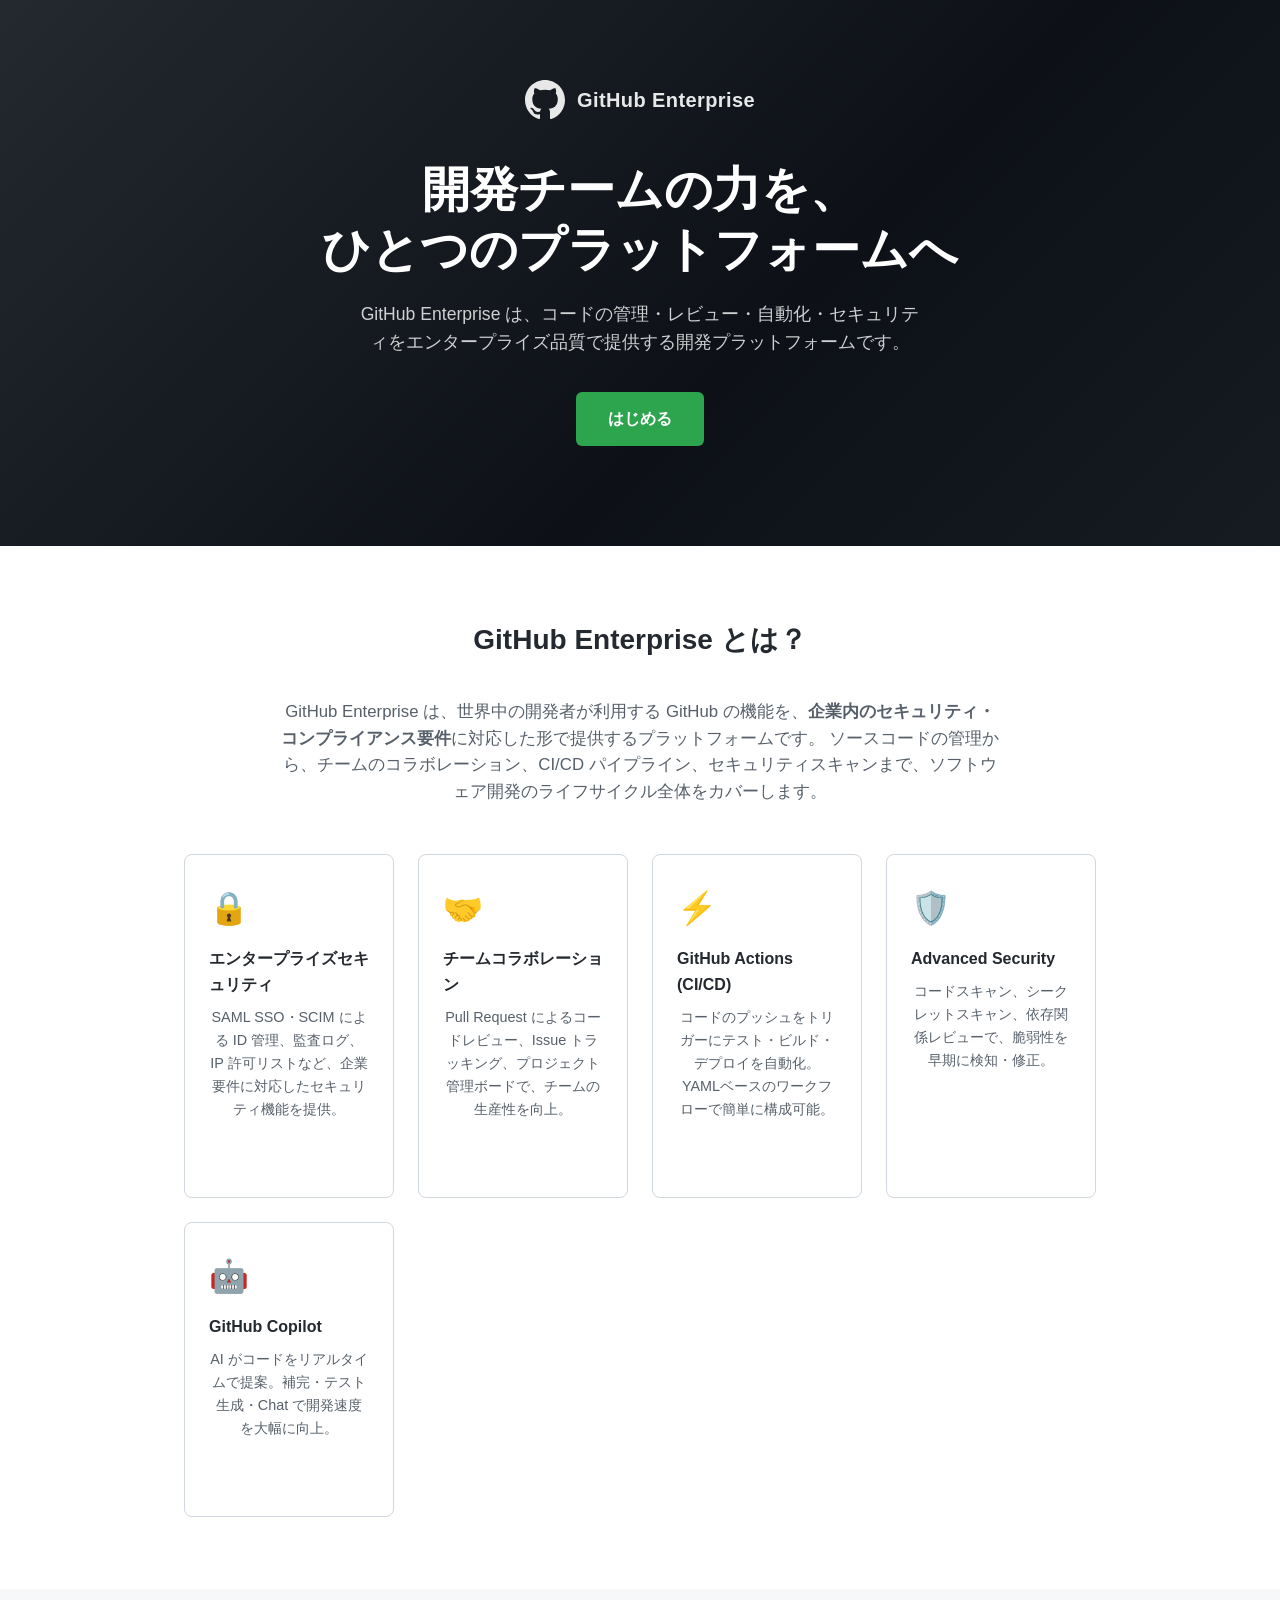
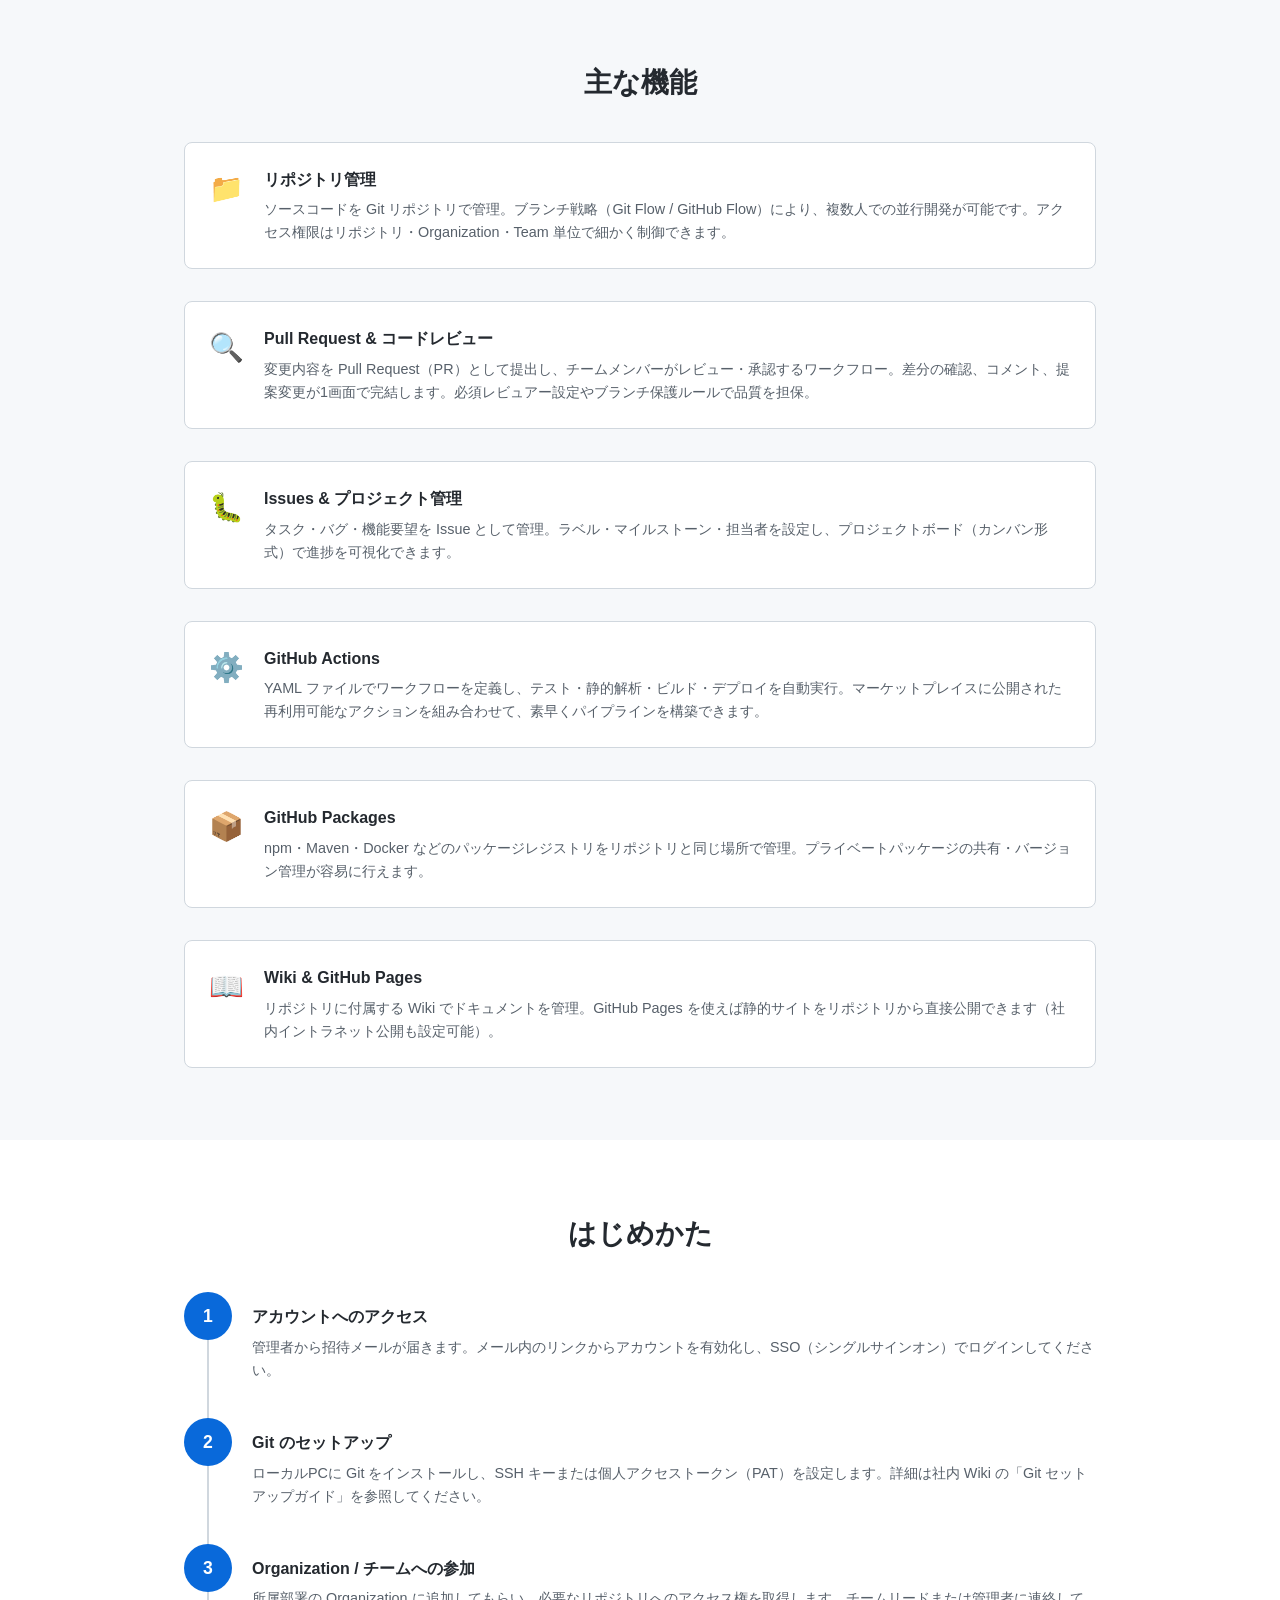
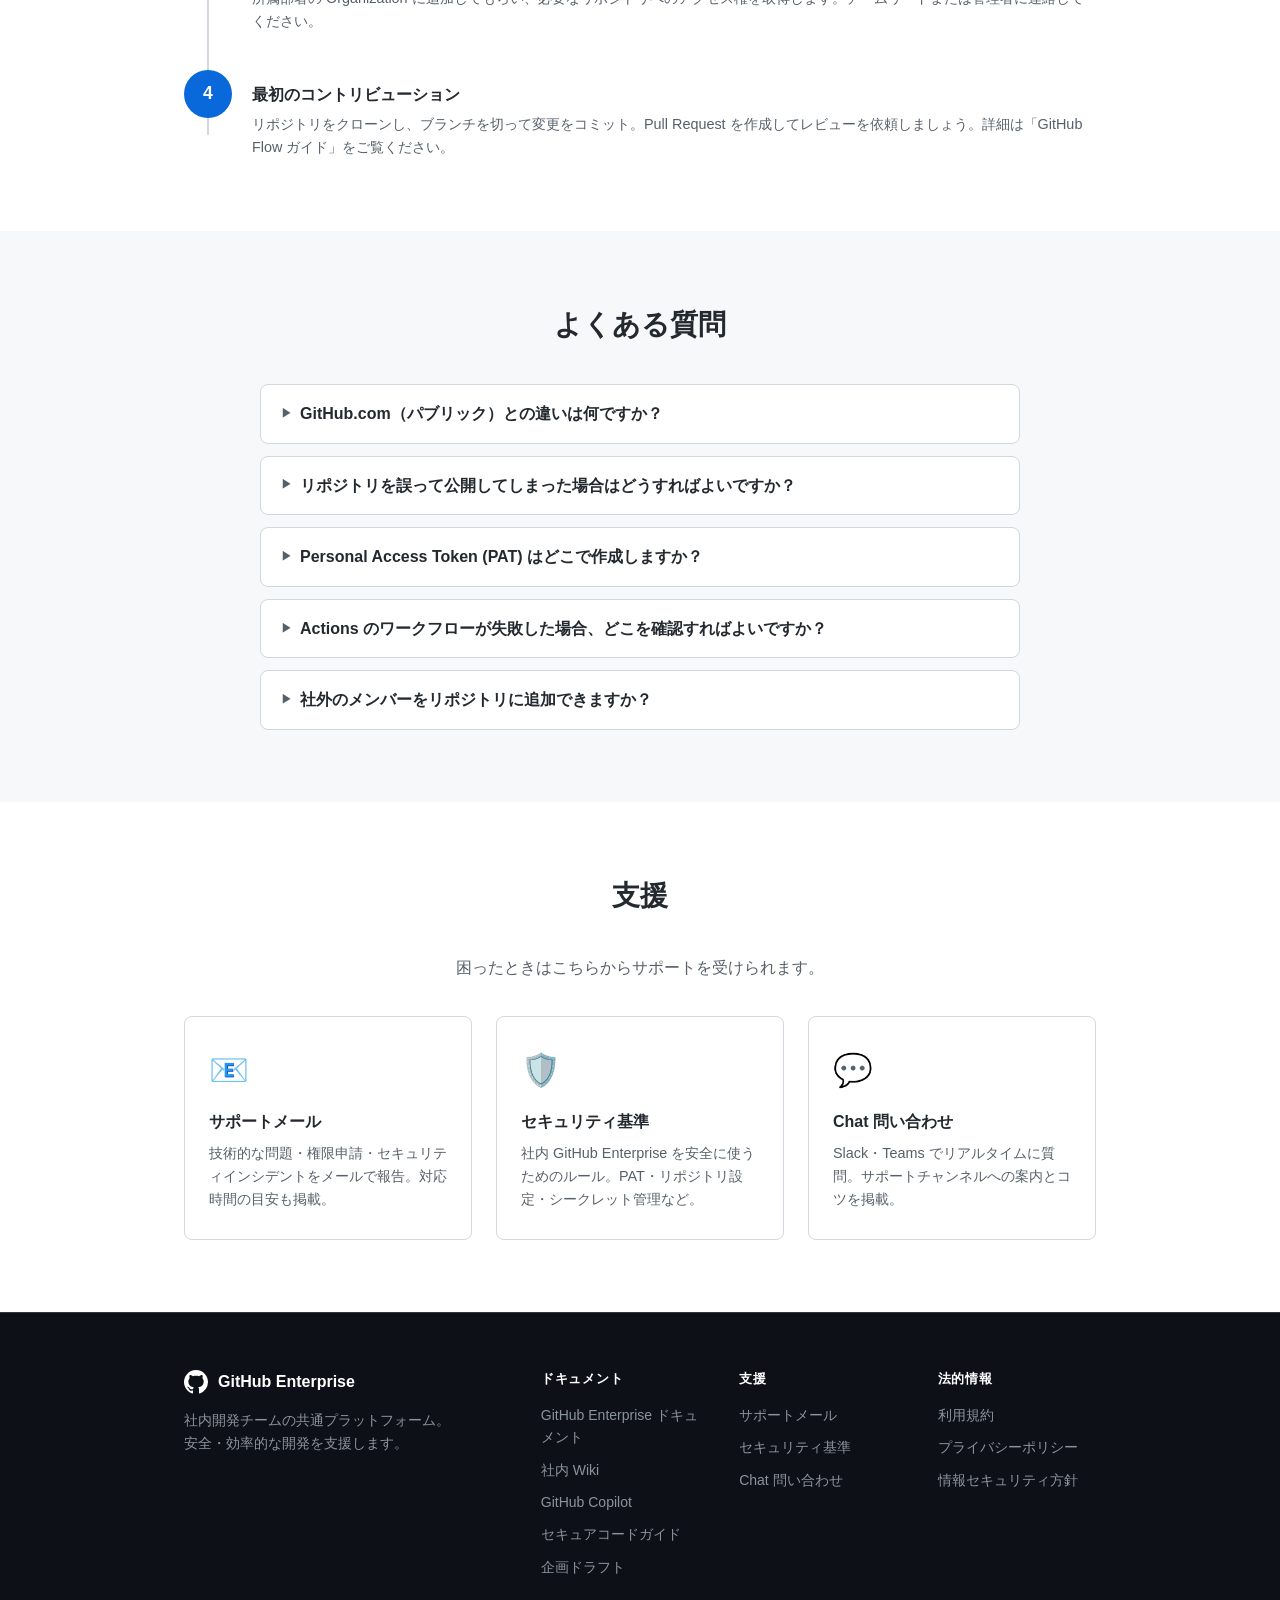
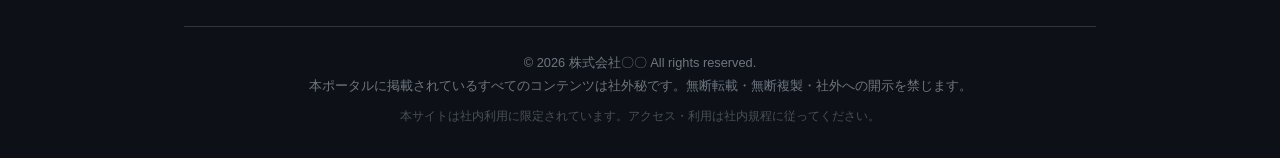
<file: index.html>
<!DOCTYPE html>
<html lang="ja">
<head>
  <meta charset="UTF-8" />
  <meta name="viewport" content="width=device-width, initial-scale=1.0" />
  <title>GitHub Enterprise ポータル</title>
  <link rel="stylesheet" href="style.css" />
</head>
<body>

  <!-- ヘッダー -->
  <header class="hero">
    <div class="hero-inner">
      <div class="logo">
        <svg height="40" viewBox="0 0 16 16" aria-hidden="true" fill="white">
          <path d="M8 0C3.58 0 0 3.58 0 8c0 3.54 2.29 6.53 5.47 7.59.4.07.55-.17.55-.38
            0-.19-.01-.82-.01-1.49-2.01.37-2.53-.49-2.69-.94-.09-.23-.48-.94-.82-1.13
            -.28-.15-.68-.52-.01-.53.63-.01 1.08.58 1.23.82.72 1.21 1.87.87 2.33.66
            .07-.52.28-.87.51-1.07-1.78-.2-3.64-.89-3.64-3.95 0-.87.31-1.59.82-2.15
            -.08-.2-.36-1.02.08-2.12 0 0 .67-.21 2.2.82.64-.18 1.32-.27 2-.27
            .68 0 1.36.09 2 .27 1.53-1.04 2.2-.82 2.2-.82.44 1.1.16 1.92.08 2.12
            .51.56.82 1.27.82 2.15 0 3.07-1.87 3.75-3.65 3.95.29.25.54.73.54 1.48
            0 1.07-.01 1.93-.01 2.2 0 .21.15.46.55.38A8.013 8.013 0 0016 8c0-4.42-3.58-8-8-8z"/>
        </svg>
        <span>GitHub Enterprise</span>
      </div>
      <h1>開発チームの力を、<br/>ひとつのプラットフォームへ</h1>
      <p class="hero-sub">GitHub Enterprise は、コードの管理・レビュー・自動化・セキュリティをエンタープライズ品質で提供する開発プラットフォームです。</p>
      <a href="#getting-started" class="btn-primary">はじめる</a>
    </div>
  </header>

  <!-- GitHub Enterprise とは -->
  <section class="section about">
    <div class="container">
      <h2>GitHub Enterprise とは？</h2>
      <p>
        GitHub Enterprise は、世界中の開発者が利用する GitHub の機能を、<strong>企業内のセキュリティ・コンプライアンス要件</strong>に対応した形で提供するプラットフォームです。
        ソースコードの管理から、チームのコラボレーション、CI/CD パイプライン、セキュリティスキャンまで、ソフトウェア開発のライフサイクル全体をカバーします。
      </p>
      <div class="cards">
        <div class="card">
          <div class="card-icon">🔒</div>
          <h3>エンタープライズセキュリティ</h3>
          <p>SAML SSO・SCIM による ID 管理、監査ログ、IP 許可リストなど、企業要件に対応したセキュリティ機能を提供。</p>
        </div>
        <div class="card">
          <div class="card-icon">🤝</div>
          <h3>チームコラボレーション</h3>
          <p>Pull Request によるコードレビュー、Issue トラッキング、プロジェクト管理ボードで、チームの生産性を向上。</p>
        </div>
        <div class="card">
          <div class="card-icon">⚡</div>
          <h3>GitHub Actions (CI/CD)</h3>
          <p>コードのプッシュをトリガーにテスト・ビルド・デプロイを自動化。YAMLベースのワークフローで簡単に構成可能。</p>
        </div>
        <div class="card">
          <div class="card-icon">🛡️</div>
          <h3>Advanced Security</h3>
          <p>コードスキャン、シークレットスキャン、依存関係レビューで、脆弱性を早期に検知・修正。</p>
        </div>
        <a href="github-copilot.html" class="card" style="text-decoration:none;color:inherit;">
          <div class="card-icon">🤖</div>
          <h3>GitHub Copilot</h3>
          <p>AI がコードをリアルタイムで提案。補完・テスト生成・Chat で開発速度を大幅に向上。</p>
        </a>
      </div>
    </div>
  </section>

  <!-- 主な機能 -->
  <section class="section features alt-bg">
    <div class="container">
      <h2>主な機能</h2>
      <div class="feature-list">

        <div class="feature-item">
          <div class="feature-icon">📁</div>
          <div class="feature-body">
            <h3>リポジトリ管理</h3>
            <p>ソースコードを Git リポジトリで管理。ブランチ戦略（Git Flow / GitHub Flow）により、複数人での並行開発が可能です。アクセス権限はリポジトリ・Organization・Team 単位で細かく制御できます。</p>
          </div>
        </div>

        <div class="feature-item">
          <div class="feature-icon">🔍</div>
          <div class="feature-body">
            <h3>Pull Request & コードレビュー</h3>
            <p>変更内容を Pull Request（PR）として提出し、チームメンバーがレビュー・承認するワークフロー。差分の確認、コメント、提案変更が1画面で完結します。必須レビュアー設定やブランチ保護ルールで品質を担保。</p>
          </div>
        </div>

        <div class="feature-item">
          <div class="feature-icon">🐛</div>
          <div class="feature-body">
            <h3>Issues & プロジェクト管理</h3>
            <p>タスク・バグ・機能要望を Issue として管理。ラベル・マイルストーン・担当者を設定し、プロジェクトボード（カンバン形式）で進捗を可視化できます。</p>
          </div>
        </div>

        <div class="feature-item">
          <div class="feature-icon">⚙️</div>
          <div class="feature-body">
            <h3>GitHub Actions</h3>
            <p>YAML ファイルでワークフローを定義し、テスト・静的解析・ビルド・デプロイを自動実行。マーケットプレイスに公開された再利用可能なアクションを組み合わせて、素早くパイプラインを構築できます。</p>
          </div>
        </div>

        <div class="feature-item">
          <div class="feature-icon">📦</div>
          <div class="feature-body">
            <h3>GitHub Packages</h3>
            <p>npm・Maven・Docker などのパッケージレジストリをリポジトリと同じ場所で管理。プライベートパッケージの共有・バージョン管理が容易に行えます。</p>
          </div>
        </div>

        <div class="feature-item">
          <div class="feature-icon">📖</div>
          <div class="feature-body">
            <h3>Wiki & GitHub Pages</h3>
            <p>リポジトリに付属する Wiki でドキュメントを管理。GitHub Pages を使えば静的サイトをリポジトリから直接公開できます（社内イントラネット公開も設定可能）。</p>
          </div>
        </div>

      </div>
    </div>
  </section>

  <!-- はじめかた -->
  <section class="section getting-started" id="getting-started">
    <div class="container">
      <h2>はじめかた</h2>
      <div class="steps">
        <div class="step">
          <div class="step-num">1</div>
          <div class="step-body">
            <h3>アカウントへのアクセス</h3>
            <p>管理者から招待メールが届きます。メール内のリンクからアカウントを有効化し、SSO（シングルサインオン）でログインしてください。</p>
          </div>
        </div>
        <div class="step">
          <div class="step-num">2</div>
          <div class="step-body">
            <h3>Git のセットアップ</h3>
            <p>ローカルPCに Git をインストールし、SSH キーまたは個人アクセストークン（PAT）を設定します。詳細は社内 Wiki の「Git セットアップガイド」を参照してください。</p>
          </div>
        </div>
        <div class="step">
          <div class="step-num">3</div>
          <div class="step-body">
            <h3>Organization / チームへの参加</h3>
            <p>所属部署の Organization に追加してもらい、必要なリポジトリへのアクセス権を取得します。チームリードまたは管理者に連絡してください。</p>
          </div>
        </div>
        <div class="step">
          <div class="step-num">4</div>
          <div class="step-body">
            <h3>最初のコントリビューション</h3>
            <p>リポジトリをクローンし、ブランチを切って変更をコミット。Pull Request を作成してレビューを依頼しましょう。詳細は「GitHub Flow ガイド」をご覧ください。</p>
          </div>
        </div>
      </div>
    </div>
  </section>

  <!-- よくある質問 -->
  <section class="section faq alt-bg">
    <div class="container">
      <h2>よくある質問</h2>
      <div class="faq-list">
        <details class="faq-item">
          <summary>GitHub.com（パブリック）との違いは何ですか？</summary>
          <p>GitHub Enterprise は、企業向けに管理・セキュリティ機能が強化されたプランです。SAML SSO による認証、監査ログ、IP制限、SCIM によるユーザー管理などが追加されており、社内データを安全に管理できます。</p>
        </details>
        <details class="faq-item">
          <summary>リポジトリを誤って公開してしまった場合はどうすればよいですか？</summary>
          <p>すぐにリポジトリの設定から「Visibility」をPrivateに変更してください。その後、セキュリティチームおよびリポジトリ管理者に報告し、公開されたコンテンツに機密情報が含まれていないか確認します。</p>
        </details>
        <details class="faq-item">
          <summary>Personal Access Token (PAT) はどこで作成しますか？</summary>
          <p>GitHub にログイン後、右上のアイコン → Settings → Developer settings → Personal access tokens から作成できます。スコープは必要最小限に設定し、有効期限を設けることを推奨します。</p>
        </details>
        <details class="faq-item">
          <summary>Actions のワークフローが失敗した場合、どこを確認すればよいですか？</summary>
          <p>リポジトリの「Actions」タブから実行履歴を確認できます。失敗したジョブをクリックするとログが表示され、エラーの詳細を確認できます。</p>
        </details>
        <details class="faq-item">
          <summary>社外のメンバーをリポジトリに追加できますか？</summary>
          <p>Outside Collaborator として追加することが可能ですが、社内ポリシーの確認が必要です。追加前にセキュリティ担当者・管理者に申請してください。</p>
        </details>
      </div>
    </div>
  </section>

  <!-- 支援 -->
  <section class="section support">
    <div class="container">
      <h2>支援</h2>
      <p style="text-align:center;color:#57606a;margin-bottom:36px;">困ったときはこちらからサポートを受けられます。</p>
      <div class="cards">
        <a href="support-email.html" class="card" style="text-decoration:none;color:inherit;">
          <div class="card-icon">📧</div>
          <h3>サポートメール</h3>
          <p>技術的な問題・権限申請・セキュリティインシデントをメールで報告。対応時間の目安も掲載。</p>
        </a>
        <a href="security-standards.html" class="card" style="text-decoration:none;color:inherit;">
          <div class="card-icon">🛡️</div>
          <h3>セキュリティ基準</h3>
          <p>社内 GitHub Enterprise を安全に使うためのルール。PAT・リポジトリ設定・シークレット管理など。</p>
        </a>
        <a href="chat-support.html" class="card" style="text-decoration:none;color:inherit;">
          <div class="card-icon">💬</div>
          <h3>Chat 問い合わせ</h3>
          <p>Slack・Teams でリアルタイムに質問。サポートチャンネルへの案内とコツを掲載。</p>
        </a>
      </div>
    </div>
  </section>

  <!-- フッター -->
  <footer class="footer">
    <div class="container">

      <div class="footer-nav">
        <div class="footer-col">
          <div class="footer-logo">
            <svg height="24" viewBox="0 0 16 16" fill="white"><path d="M8 0C3.58 0 0 3.58 0 8c0 3.54 2.29 6.53 5.47 7.59.4.07.55-.17.55-.38 0-.19-.01-.82-.01-1.49-2.01.37-2.53-.49-2.69-.94-.09-.23-.48-.94-.82-1.13-.28-.15-.68-.52-.01-.53.63-.01 1.08.58 1.23.82.72 1.21 1.87.87 2.33.66.07-.52.28-.87.51-1.07-1.78-.2-3.64-.89-3.64-3.95 0-.87.31-1.59.82-2.15-.08-.2-.36-1.02.08-2.12 0 0 .67-.21 2.2.82.64-.18 1.32-.27 2-.27.68 0 1.36.09 2 .27 1.53-1.04 2.2-.82 2.2-.82.44 1.1.16 1.92.08 2.12.51.56.82 1.27.82 2.15 0 3.07-1.87 3.75-3.65 3.95.29.25.54.73.54 1.48 0 1.07-.01 1.93-.01 2.2 0 .21.15.46.55.38A8.013 8.013 0 0016 8c0-4.42-3.58-8-8-8z"/></svg>
            <span>GitHub Enterprise</span>
          </div>
          <p class="footer-tagline">社内開発チームの共通プラットフォーム。<br/>安全・効率的な開発を支援します。</p>
        </div>
        <div class="footer-col">
          <h4>ドキュメント</h4>
          <ul>
            <li><a href="#">GitHub Enterprise ドキュメント</a></li>
            <li><a href="#">社内 Wiki</a></li>
            <li><a href="github-copilot.html">GitHub Copilot</a></li>
            <li><a href="user-guides/secure-code-repository.md">セキュアコードガイド</a></li>
            <li><a href="drafts/project-draft.md">企画ドラフト</a></li>
          </ul>
        </div>
        <div class="footer-col">
          <h4>支援</h4>
          <ul>
            <li><a href="support-email.html">サポートメール</a></li>
            <li><a href="security-standards.html">セキュリティ基準</a></li>
            <li><a href="chat-support.html">Chat 問い合わせ</a></li>
          </ul>
        </div>
        <div class="footer-col">
          <h4>法的情報</h4>
          <ul>
            <li><a href="#">利用規約</a></li>
            <li><a href="#">プライバシーポリシー</a></li>
            <li><a href="#">情報セキュリティ方針</a></li>
          </ul>
        </div>
      </div>

      <div class="footer-bottom">
        <p class="footer-copyright">
          &copy; 2026 株式会社〇〇 All rights reserved.<br/>
          本ポータルに掲載されているすべてのコンテンツは社外秘です。無断転載・無断複製・社外への開示を禁じます。
        </p>
        <p class="footer-note">本サイトは社内利用に限定されています。アクセス・利用は社内規程に従ってください。</p>
      </div>

    </div>
  </footer>

</body>
</html>
</file>
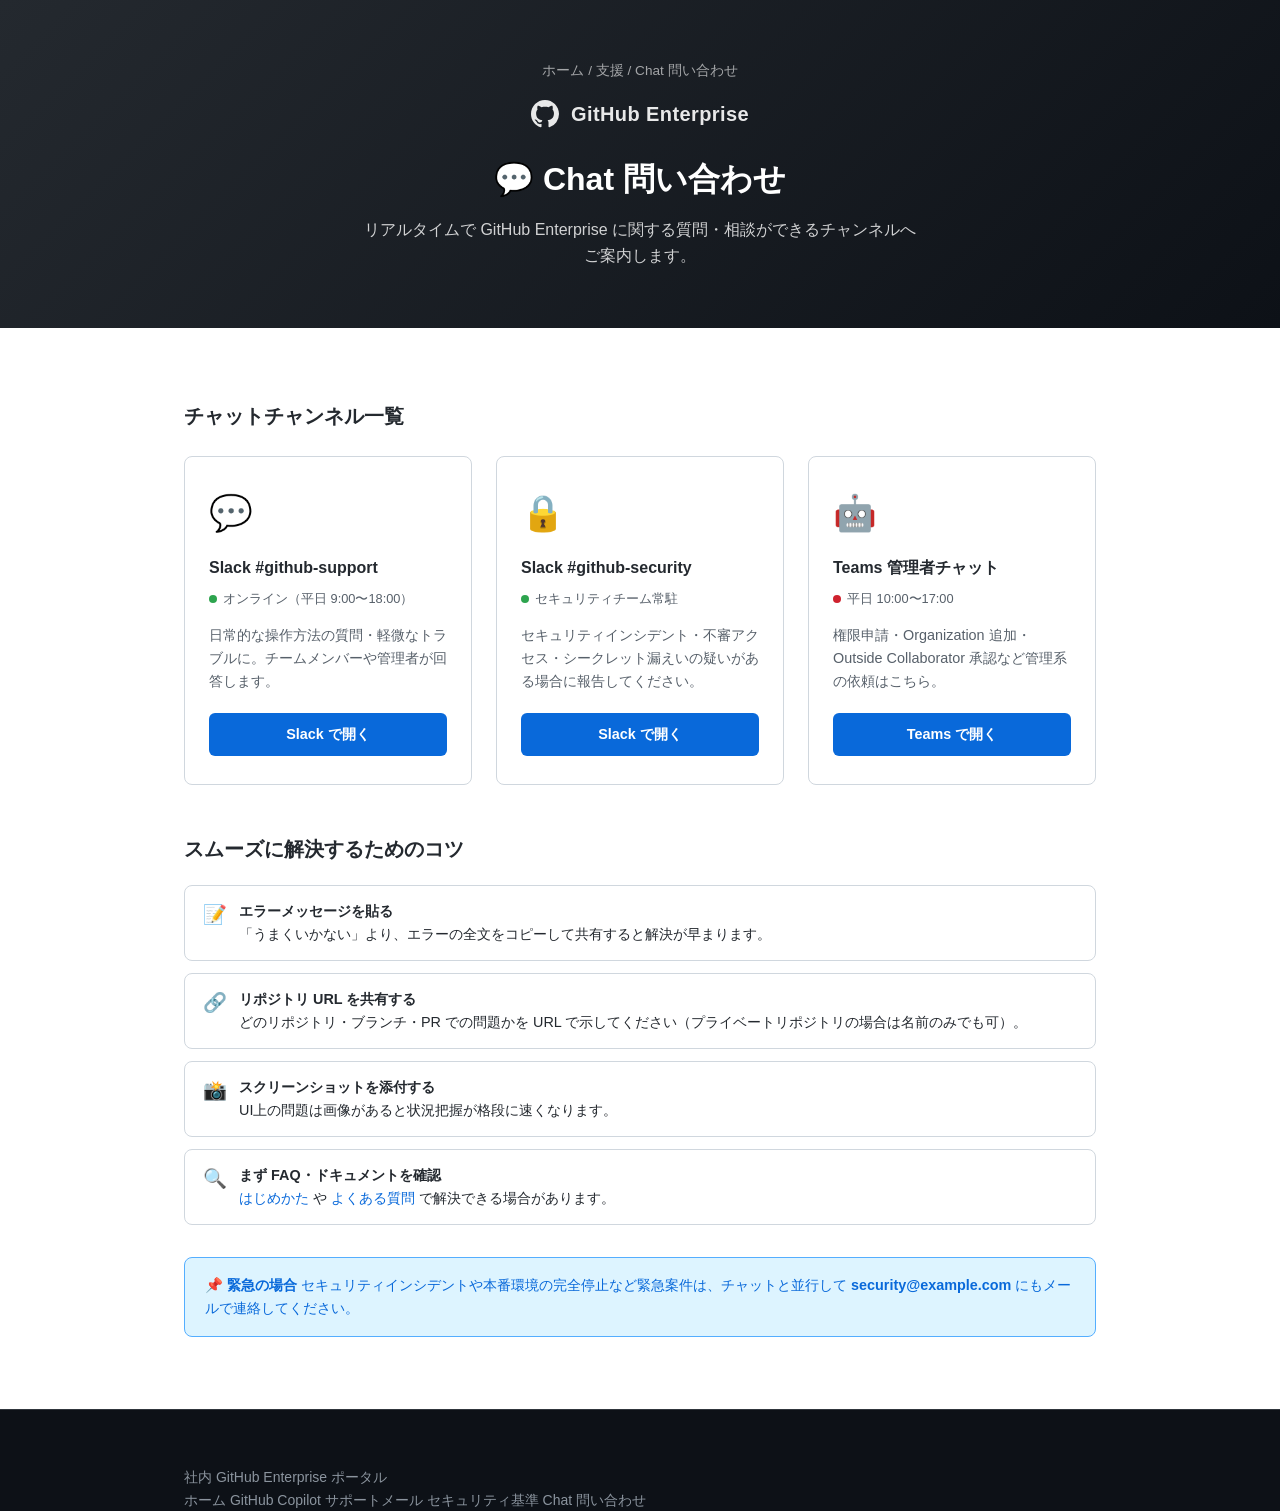
<file: chat-support.html>
<!DOCTYPE html>
<html lang="ja">
<head>
  <meta charset="UTF-8" />
  <meta name="viewport" content="width=device-width, initial-scale=1.0" />
  <title>Chat 問い合わせ — GitHub Enterprise ポータル</title>
  <link rel="stylesheet" href="style.css" />
  <style>
    .page-hero {
      background: linear-gradient(135deg, #24292f 0%, #0d1117 100%);
      color: white;
      padding: 60px 24px;
      text-align: center;
    }
    .page-hero .breadcrumb { font-size: 0.85rem; opacity: 0.6; margin-bottom: 16px; }
    .page-hero .breadcrumb a { color: white; }
    .page-hero h1 { font-size: 2rem; font-weight: 700; margin-bottom: 12px; }
    .page-hero p { opacity: 0.8; max-width: 560px; margin: 0 auto; }

    .chat-cards {
      display: grid;
      grid-template-columns: repeat(auto-fit, minmax(260px, 1fr));
      gap: 24px;
      margin-bottom: 48px;
    }
    .chat-card {
      background: white;
      border: 1px solid #d0d7de;
      border-radius: 8px;
      padding: 28px 24px;
      display: flex;
      flex-direction: column;
    }
    .chat-card .icon { font-size: 2.2rem; margin-bottom: 14px; }
    .chat-card h3 { font-size: 1rem; font-weight: 600; margin-bottom: 8px; }
    .chat-card p { font-size: 0.9rem; color: #57606a; flex: 1; margin-bottom: 20px; }
    .chat-card .btn-chat {
      display: inline-block;
      background: #0969da;
      color: white;
      padding: 10px 20px;
      border-radius: 6px;
      font-size: 0.9rem;
      font-weight: 600;
      text-align: center;
      transition: background 0.15s;
    }
    .chat-card .btn-chat:hover { background: #0860ca; text-decoration: none; }
    .chat-card .status {
      display: flex;
      align-items: center;
      gap: 6px;
      font-size: 0.8rem;
      color: #57606a;
      margin-bottom: 14px;
    }
    .status-dot {
      width: 8px; height: 8px;
      border-radius: 50%;
      background: #2da44e;
      flex-shrink: 0;
    }
    .status-dot.offline { background: #cf222e; }

    .tips-list {
      list-style: none;
      padding: 0;
      margin: 0;
      display: flex;
      flex-direction: column;
      gap: 12px;
    }
    .tips-list li {
      display: flex;
      gap: 12px;
      align-items: flex-start;
      font-size: 0.9rem;
      background: white;
      border: 1px solid #d0d7de;
      border-radius: 8px;
      padding: 14px 18px;
    }
    .tips-list li .tip-icon { font-size: 1.2rem; flex-shrink: 0; }

    .info-box {
      background: #ddf4ff;
      border: 1px solid #54aeff;
      border-radius: 8px;
      padding: 16px 20px;
      font-size: 0.9rem;
      color: #0969da;
      margin-top: 32px;
    }
  </style>
</head>
<body>

  <div class="page-hero">
    <div class="breadcrumb"><a href="index.html">ホーム</a> / 支援 / Chat 問い合わせ</div>
    <div class="logo" style="justify-content:center;margin-bottom:24px;">
      <svg height="28" viewBox="0 0 16 16" fill="white"><path d="M8 0C3.58 0 0 3.58 0 8c0 3.54 2.29 6.53 5.47 7.59.4.07.55-.17.55-.38 0-.19-.01-.82-.01-1.49-2.01.37-2.53-.49-2.69-.94-.09-.23-.48-.94-.82-1.13-.28-.15-.68-.52-.01-.53.63-.01 1.08.58 1.23.82.72 1.21 1.87.87 2.33.66.07-.52.28-.87.51-1.07-1.78-.2-3.64-.89-3.64-3.95 0-.87.31-1.59.82-2.15-.08-.2-.36-1.02.08-2.12 0 0 .67-.21 2.2.82.64-.18 1.32-.27 2-.27.68 0 1.36.09 2 .27 1.53-1.04 2.2-.82 2.2-.82.44 1.1.16 1.92.08 2.12.51.56.82 1.27.82 2.15 0 3.07-1.87 3.75-3.65 3.95.29.25.54.73.54 1.48 0 1.07-.01 1.93-.01 2.2 0 .21.15.46.55.38A8.013 8.013 0 0016 8c0-4.42-3.58-8-8-8z"/></svg>
      <span>GitHub Enterprise</span>
    </div>
    <h1>💬 Chat 問い合わせ</h1>
    <p>リアルタイムで GitHub Enterprise に関する質問・相談ができるチャンネルへご案内します。</p>
  </div>

  <section class="section">
    <div class="container">

      <h2 style="text-align:left;font-size:1.25rem;margin-bottom:24px;">チャットチャンネル一覧</h2>
      <div class="chat-cards">

        <div class="chat-card">
          <div class="icon">💬</div>
          <h3>Slack #github-support</h3>
          <div class="status"><span class="status-dot"></span>オンライン（平日 9:00〜18:00）</div>
          <p>日常的な操作方法の質問・軽微なトラブルに。チームメンバーや管理者が回答します。</p>
          <a href="#" class="btn-chat">Slack で開く</a>
        </div>

        <div class="chat-card">
          <div class="icon">🔒</div>
          <h3>Slack #github-security</h3>
          <div class="status"><span class="status-dot"></span>セキュリティチーム常駐</div>
          <p>セキュリティインシデント・不審アクセス・シークレット漏えいの疑いがある場合に報告してください。</p>
          <a href="#" class="btn-chat">Slack で開く</a>
        </div>

        <div class="chat-card">
          <div class="icon">🤖</div>
          <h3>Teams 管理者チャット</h3>
          <div class="status"><span class="status-dot offline"></span>平日 10:00〜17:00</div>
          <p>権限申請・Organization 追加・Outside Collaborator 承認など管理系の依頼はこちら。</p>
          <a href="#" class="btn-chat">Teams で開く</a>
        </div>

      </div>

      <h2 style="text-align:left;font-size:1.25rem;margin-bottom:20px;">スムーズに解決するためのコツ</h2>
      <ul class="tips-list">
        <li>
          <span class="tip-icon">📝</span>
          <div><strong>エラーメッセージを貼る</strong><br/>「うまくいかない」より、エラーの全文をコピーして共有すると解決が早まります。</div>
        </li>
        <li>
          <span class="tip-icon">🔗</span>
          <div><strong>リポジトリ URL を共有する</strong><br/>どのリポジトリ・ブランチ・PR での問題かを URL で示してください（プライベートリポジトリの場合は名前のみでも可）。</div>
        </li>
        <li>
          <span class="tip-icon">📸</span>
          <div><strong>スクリーンショットを添付する</strong><br/>UI上の問題は画像があると状況把握が格段に速くなります。</div>
        </li>
        <li>
          <span class="tip-icon">🔍</span>
          <div><strong>まず FAQ・ドキュメントを確認</strong><br/><a href="index.html#getting-started">はじめかた</a> や <a href="index.html">よくある質問</a> で解決できる場合があります。</div>
        </li>
      </ul>

      <div class="info-box" style="margin-top:32px;">
        <strong>📌 緊急の場合</strong>
        セキュリティインシデントや本番環境の完全停止など緊急案件は、チャットと並行して <a href="support-email.html" style="color:#0969da;font-weight:600;">security@example.com</a> にもメールで連絡してください。
      </div>

    </div>
  </section>

  <footer class="footer">
    <div class="container">
      <p>社内 GitHub Enterprise ポータル</p>
      <p class="footer-links">
        <a href="index.html">ホーム</a>
        <a href="github-copilot.html">GitHub Copilot</a>
        <a href="support-email.html">サポートメール</a>
        <a href="security-standards.html">セキュリティ基準</a>
        <a href="chat-support.html">Chat 問い合わせ</a>
      </p>
    </div>
  </footer>

</body>
</html>
</file>
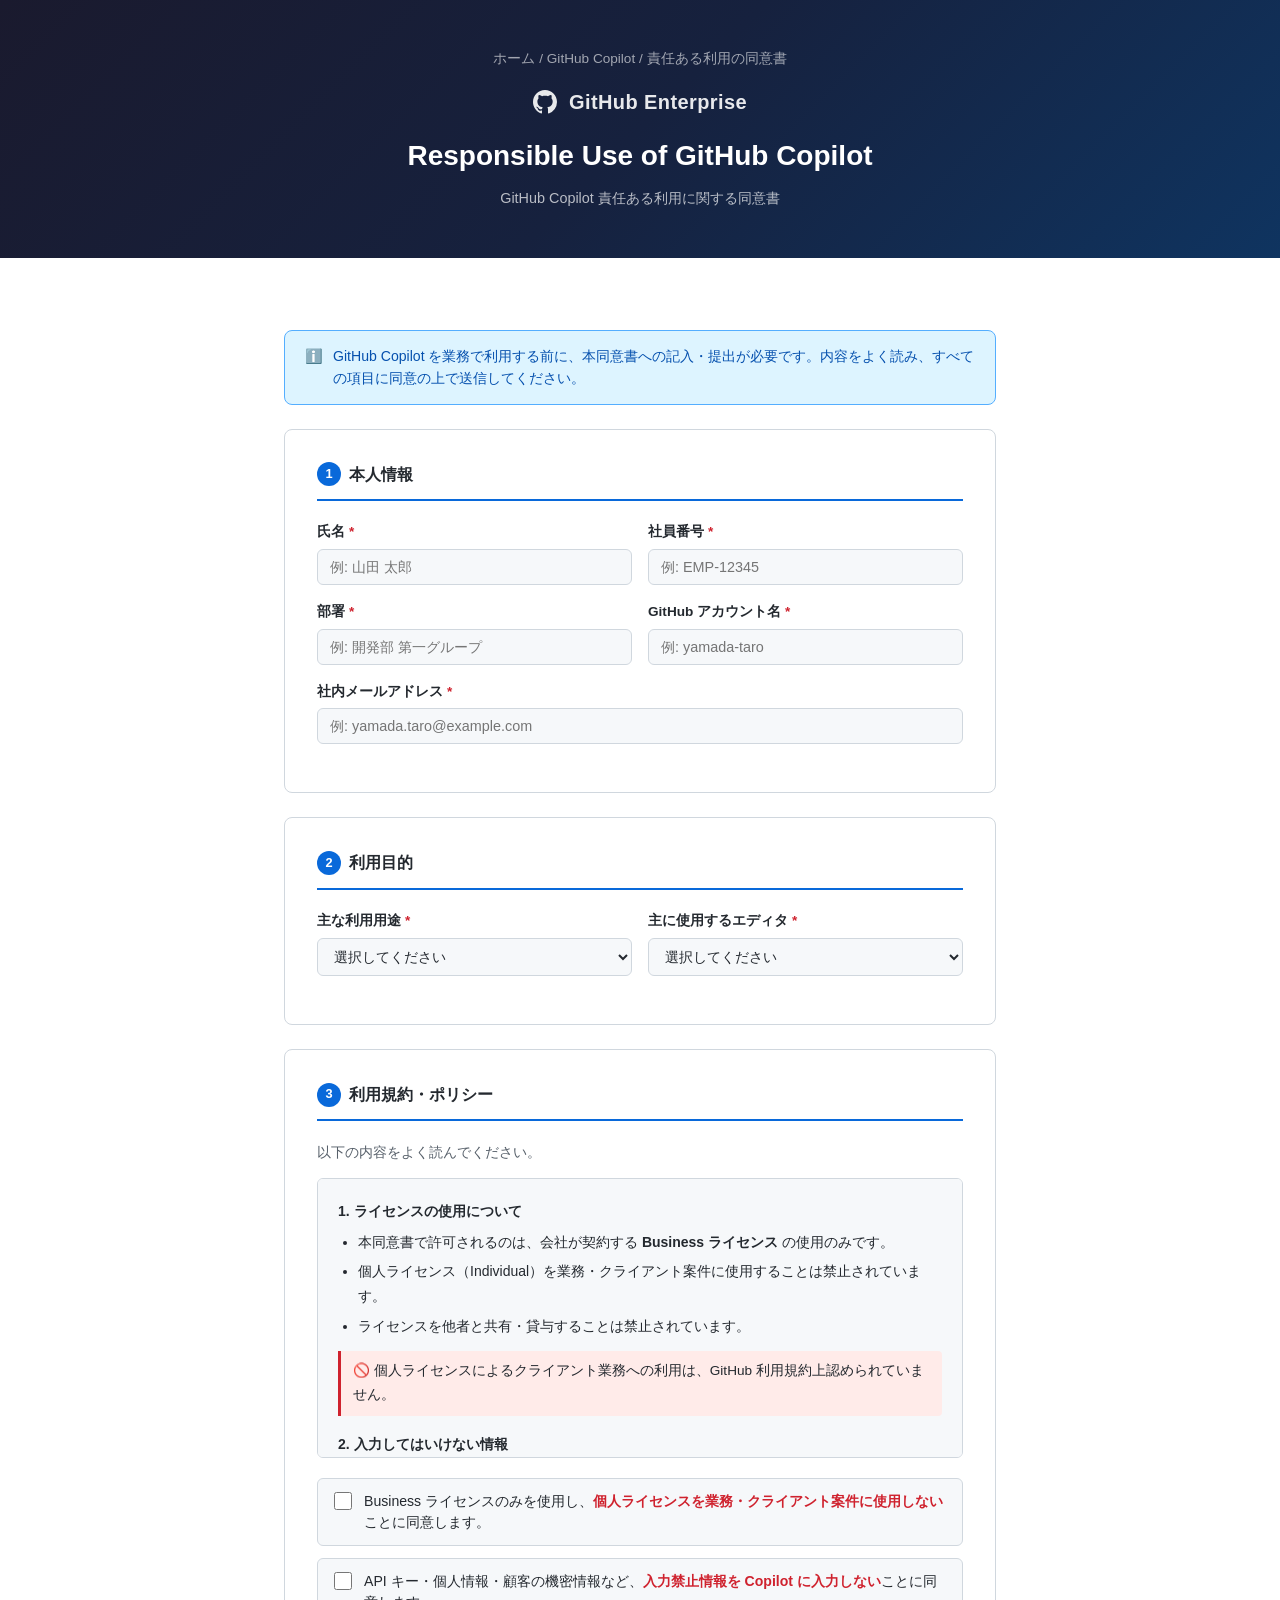
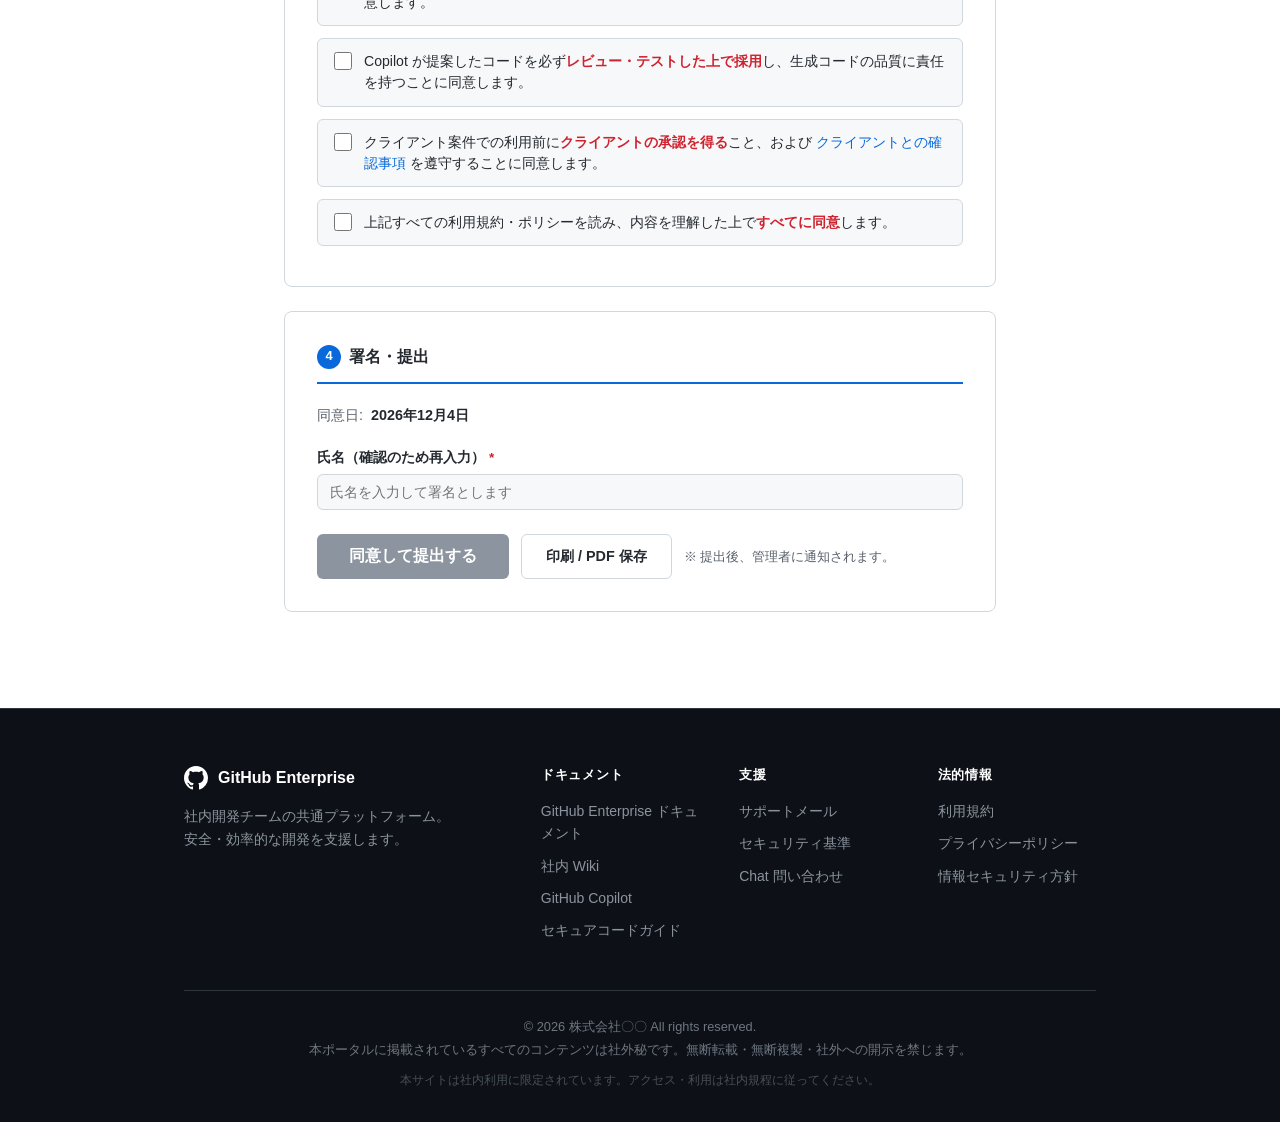
<file: copilot-responsible-use.html>
<!DOCTYPE html>
<html lang="ja">
<head>
  <meta charset="UTF-8" />
  <meta name="viewport" content="width=device-width, initial-scale=1.0" />
  <title>Responsible Use of GitHub Copilot — 同意書</title>
  <link rel="stylesheet" href="style.css" />
  <style>
    .page-hero {
      background: linear-gradient(135deg, #1a1a2e 0%, #16213e 50%, #0f3460 100%);
      color: white;
      padding: 48px 24px;
      text-align: center;
    }
    .page-hero .breadcrumb { font-size: 0.85rem; opacity: 0.6; margin-bottom: 16px; }
    .page-hero .breadcrumb a { color: white; }
    .page-hero h1 { font-size: 1.75rem; font-weight: 700; margin-bottom: 8px; }
    .page-hero .sub { font-size: 0.9rem; opacity: 0.7; }

    /* フォームカード */
    .form-card {
      background: white;
      border: 1px solid #d0d7de;
      border-radius: 8px;
      padding: 32px;
      margin-bottom: 24px;
    }
    .form-card h2 {
      font-size: 1rem;
      font-weight: 700;
      margin-bottom: 20px;
      padding-bottom: 12px;
      border-bottom: 2px solid #0969da;
      display: flex;
      align-items: center;
      gap: 8px;
    }
    .form-card h2 .section-num {
      background: #0969da;
      color: white;
      width: 24px;
      height: 24px;
      border-radius: 50%;
      display: inline-flex;
      align-items: center;
      justify-content: center;
      font-size: 0.8rem;
      flex-shrink: 0;
    }

    /* 入力フィールド */
    .form-row {
      display: grid;
      grid-template-columns: 1fr 1fr;
      gap: 16px;
      margin-bottom: 16px;
    }
    .form-row.single { grid-template-columns: 1fr; }
    .form-row.triple { grid-template-columns: 1fr 1fr 1fr; }

    .form-group { display: flex; flex-direction: column; gap: 6px; }
    .form-group label {
      font-size: 0.85rem;
      font-weight: 600;
      color: #24292f;
    }
    .form-group label .required {
      color: #cf222e;
      margin-left: 4px;
    }
    .form-group input, .form-group select {
      border: 1px solid #d0d7de;
      border-radius: 6px;
      padding: 9px 12px;
      font-size: 0.9rem;
      color: #24292f;
      background: #f6f8fa;
      transition: border-color 0.15s, background 0.15s;
      width: 100%;
    }
    .form-group input:focus, .form-group select:focus {
      outline: none;
      border-color: #0969da;
      background: white;
      box-shadow: 0 0 0 3px rgba(9,105,218,0.12);
    }

    /* 規約テキストエリア */
    .terms-box {
      background: #f6f8fa;
      border: 1px solid #d0d7de;
      border-radius: 6px;
      padding: 20px;
      font-size: 0.875rem;
      line-height: 1.8;
      color: #24292f;
      max-height: 280px;
      overflow-y: auto;
      margin-bottom: 20px;
    }
    .terms-box h3 {
      font-size: 0.875rem;
      font-weight: 700;
      margin: 16px 0 6px;
      color: #24292f;
    }
    .terms-box h3:first-child { margin-top: 0; }
    .terms-box ul {
      padding-left: 20px;
      margin: 4px 0;
    }
    .terms-box ul li { margin-bottom: 4px; }
    .terms-box .terms-highlight {
      background: #ffebe9;
      border-left: 3px solid #cf222e;
      padding: 8px 12px;
      margin: 12px 0;
      border-radius: 0 4px 4px 0;
      font-size: 0.85rem;
    }

    /* チェックボックス */
    .check-list { display: flex; flex-direction: column; gap: 12px; margin-bottom: 8px; }
    .check-item {
      display: flex;
      gap: 12px;
      align-items: flex-start;
      padding: 12px 16px;
      background: #f6f8fa;
      border: 1px solid #d0d7de;
      border-radius: 6px;
      cursor: pointer;
      transition: background 0.1s, border-color 0.1s;
    }
    .check-item:hover { background: #eaf5ff; border-color: #0969da; }
    .check-item input[type="checkbox"] {
      width: 18px;
      height: 18px;
      margin-top: 1px;
      flex-shrink: 0;
      accent-color: #0969da;
      cursor: pointer;
    }
    .check-item .check-text {
      font-size: 0.88rem;
      line-height: 1.5;
      color: #24292f;
    }
    .check-item .check-text strong { color: #cf222e; }

    /* 署名欄 */
    .sign-date {
      display: flex;
      align-items: center;
      gap: 8px;
      font-size: 0.9rem;
      color: #57606a;
      margin-bottom: 20px;
    }
    .sign-date strong { color: #24292f; }

    /* 送信ボタン */
    .form-actions {
      display: flex;
      gap: 12px;
      align-items: center;
      flex-wrap: wrap;
    }
    .btn-submit {
      background: #0969da;
      color: white;
      border: none;
      padding: 12px 32px;
      border-radius: 6px;
      font-size: 1rem;
      font-weight: 600;
      cursor: pointer;
      transition: background 0.15s;
    }
    .btn-submit:hover { background: #0860ca; }
    .btn-submit:disabled {
      background: #8c959f;
      cursor: not-allowed;
    }
    .btn-print {
      background: white;
      color: #24292f;
      border: 1px solid #d0d7de;
      padding: 12px 24px;
      border-radius: 6px;
      font-size: 0.9rem;
      font-weight: 600;
      cursor: pointer;
      transition: background 0.15s;
    }
    .btn-print:hover { background: #f6f8fa; }
    .form-note { font-size: 0.8rem; color: #57606a; }

    /* 完了メッセージ */
    .success-msg {
      display: none;
      background: #dafbe1;
      border: 1px solid #2da44e;
      border-radius: 8px;
      padding: 24px;
      text-align: center;
      margin-top: 24px;
    }
    .success-msg .success-icon { font-size: 2.5rem; margin-bottom: 12px; }
    .success-msg h3 { font-size: 1.1rem; font-weight: 700; color: #116329; margin-bottom: 8px; }
    .success-msg p { font-size: 0.9rem; color: #116329; }

    .info-banner {
      background: #ddf4ff;
      border: 1px solid #54aeff;
      border-radius: 8px;
      padding: 14px 20px;
      font-size: 0.88rem;
      color: #0550ae;
      margin-bottom: 24px;
      display: flex;
      gap: 10px;
      align-items: flex-start;
    }

    @media (max-width: 600px) {
      .form-row, .form-row.triple { grid-template-columns: 1fr; }
      .form-card { padding: 20px; }
    }

    @media print {
      .page-hero, .footer, .btn-print, .btn-submit, .form-note, .info-banner { display: none; }
      .form-card { border: 1px solid #ccc; box-shadow: none; page-break-inside: avoid; }
      body { color: black; }
    }
  </style>
</head>
<body>

  <div class="page-hero">
    <div class="breadcrumb"><a href="index.html">ホーム</a> / <a href="github-copilot.html">GitHub Copilot</a> / 責任ある利用の同意書</div>
    <div class="logo" style="justify-content:center;margin-bottom:16px;">
      <svg height="24" viewBox="0 0 16 16" fill="white"><path d="M8 0C3.58 0 0 3.58 0 8c0 3.54 2.29 6.53 5.47 7.59.4.07.55-.17.55-.38 0-.19-.01-.82-.01-1.49-2.01.37-2.53-.49-2.69-.94-.09-.23-.48-.94-.82-1.13-.28-.15-.68-.52-.01-.53.63-.01 1.08.58 1.23.82.72 1.21 1.87.87 2.33.66.07-.52.28-.87.51-1.07-1.78-.2-3.64-.89-3.64-3.95 0-.87.31-1.59.82-2.15-.08-.2-.36-1.02.08-2.12 0 0 .67-.21 2.2.82.64-.18 1.32-.27 2-.27.68 0 1.36.09 2 .27 1.53-1.04 2.2-.82 2.2-.82.44 1.1.16 1.92.08 2.12.51.56.82 1.27.82 2.15 0 3.07-1.87 3.75-3.65 3.95.29.25.54.73.54 1.48 0 1.07-.01 1.93-.01 2.2 0 .21.15.46.55.38A8.013 8.013 0 0016 8c0-4.42-3.58-8-8-8z"/></svg>
      <span>GitHub Enterprise</span>
    </div>
    <h1>Responsible Use of GitHub Copilot</h1>
    <p class="sub">GitHub Copilot 責任ある利用に関する同意書</p>
  </div>

  <section class="section">
    <div class="container" style="max-width:760px;">

      <div class="info-banner">
        <span>ℹ️</span>
        <span>GitHub Copilot を業務で利用する前に、本同意書への記入・提出が必要です。内容をよく読み、すべての項目に同意の上で送信してください。</span>
      </div>

      <form id="consentForm" novalidate>

        <!-- セクション1: 本人情報 -->
        <div class="form-card">
          <h2><span class="section-num">1</span>本人情報</h2>
          <div class="form-row">
            <div class="form-group">
              <label>氏名<span class="required">*</span></label>
              <input type="text" name="fullname" placeholder="例: 山田 太郎" required />
            </div>
            <div class="form-group">
              <label>社員番号<span class="required">*</span></label>
              <input type="text" name="employee_id" placeholder="例: EMP-12345" required />
            </div>
          </div>
          <div class="form-row">
            <div class="form-group">
              <label>部署<span class="required">*</span></label>
              <input type="text" name="department" placeholder="例: 開発部 第一グループ" required />
            </div>
            <div class="form-group">
              <label>GitHub アカウント名<span class="required">*</span></label>
              <input type="text" name="github_username" placeholder="例: yamada-taro" required />
            </div>
          </div>
          <div class="form-row single">
            <div class="form-group">
              <label>社内メールアドレス<span class="required">*</span></label>
              <input type="email" name="email" placeholder="例: yamada.taro@example.com" required />
            </div>
          </div>
        </div>

        <!-- セクション2: 利用目的 -->
        <div class="form-card">
          <h2><span class="section-num">2</span>利用目的</h2>
          <div class="form-row">
            <div class="form-group">
              <label>主な利用用途<span class="required">*</span></label>
              <select name="use_case" required>
                <option value="">選択してください</option>
                <option value="internal">社内プロダクト開発</option>
                <option value="client">クライアント案件（Business ライセンス使用）</option>
                <option value="both">社内・クライアント両方</option>
                <option value="research">技術調査・PoC</option>
              </select>
            </div>
            <div class="form-group">
              <label>主に使用するエディタ<span class="required">*</span></label>
              <select name="editor" required>
                <option value="">選択してください</option>
                <option value="vscode">VS Code</option>
                <option value="jetbrains">JetBrains IDE</option>
                <option value="vim">Vim / Neovim</option>
                <option value="other">その他</option>
              </select>
            </div>
          </div>
        </div>

        <!-- セクション3: 利用規約 -->
        <div class="form-card">
          <h2><span class="section-num">3</span>利用規約・ポリシー</h2>
          <p style="font-size:0.88rem;color:#57606a;margin-bottom:14px;">以下の内容をよく読んでください。</p>

          <div class="terms-box">
            <h3>1. ライセンスの使用について</h3>
            <ul>
              <li>本同意書で許可されるのは、会社が契約する <strong>Business ライセンス</strong> の使用のみです。</li>
              <li>個人ライセンス（Individual）を業務・クライアント案件に使用することは禁止されています。</li>
              <li>ライセンスを他者と共有・貸与することは禁止されています。</li>
            </ul>
            <div class="terms-highlight">
              🚫 個人ライセンスによるクライアント業務への利用は、GitHub 利用規約上認められていません。
            </div>

            <h3>2. 入力してはいけない情報</h3>
            <ul>
              <li>API キー・アクセストークン・パスワード等の認証情報</li>
              <li>個人情報（氏名・メールアドレス・マイナンバー等）</li>
              <li>顧客・取引先の機密情報</li>
              <li>社外秘の独自アルゴリズム・未公開仕様</li>
            </ul>

            <h3>3. 生成コードの責任</h3>
            <ul>
              <li>Copilot の提案は必ずレビュー・テストしてから採用すること。</li>
              <li>生成コードに起因する問題の責任は利用者本人が負います。</li>
              <li>著作権上の懸念がある提案は採用しないこと。</li>
            </ul>

            <h3>4. クライアント案件での利用</h3>
            <ul>
              <li>クライアント案件で使用する前に、クライアントの承認を得ること。</li>
              <li>クライアントの機密情報を Copilot に入力しないこと。</li>
              <li>納品物への AI 生成コード含有についてクライアントと合意を取ること。</li>
            </ul>

            <h3>5. データプライバシー</h3>
            <ul>
              <li>Business ライセンスでは入力コードは AI 学習に使用されませんが、GitHub サーバー（米国）への通信は発生します。</li>
              <li>詳細は <a href="policies/copilot-data-privacy.md">データプライバシーポリシー</a> を参照してください。</li>
            </ul>

            <h3>6. 違反時の対応</h3>
            <ul>
              <li>本ポリシーに違反した場合、Copilot ライセンスを停止することがあります。</li>
              <li>重大な違反は就業規則に基づく処分の対象となる場合があります。</li>
            </ul>
          </div>

          <div class="check-list">
            <label class="check-item">
              <input type="checkbox" name="agree_license" required />
              <span class="check-text">Business ライセンスのみを使用し、<strong>個人ライセンスを業務・クライアント案件に使用しない</strong>ことに同意します。</span>
            </label>
            <label class="check-item">
              <input type="checkbox" name="agree_input" required />
              <span class="check-text">API キー・個人情報・顧客の機密情報など、<strong>入力禁止情報を Copilot に入力しない</strong>ことに同意します。</span>
            </label>
            <label class="check-item">
              <input type="checkbox" name="agree_review" required />
              <span class="check-text">Copilot が提案したコードを必ず<strong>レビュー・テストした上で採用</strong>し、生成コードの品質に責任を持つことに同意します。</span>
            </label>
            <label class="check-item">
              <input type="checkbox" name="agree_client" required />
              <span class="check-text">クライアント案件での利用前に<strong>クライアントの承認を得る</strong>こと、および <a href="user-guides/copilot-client-checklist.md" target="_blank">クライアントとの確認事項</a> を遵守することに同意します。</span>
            </label>
            <label class="check-item">
              <input type="checkbox" name="agree_policy" required />
              <span class="check-text">上記すべての利用規約・ポリシーを読み、内容を理解した上で<strong>すべてに同意</strong>します。</span>
            </label>
          </div>
        </div>

        <!-- セクション4: 署名 -->
        <div class="form-card">
          <h2><span class="section-num">4</span>署名・提出</h2>
          <div class="sign-date">
            <span>同意日:</span>
            <strong id="todayDate"></strong>
          </div>
          <div class="form-row single" style="margin-bottom:24px;">
            <div class="form-group">
              <label>氏名（確認のため再入力）<span class="required">*</span></label>
              <input type="text" name="signature" placeholder="氏名を入力して署名とします" required />
            </div>
          </div>

          <div class="form-actions">
            <button type="submit" class="btn-submit" id="submitBtn">同意して提出する</button>
            <button type="button" class="btn-print" onclick="window.print()">印刷 / PDF 保存</button>
            <span class="form-note">※ 提出後、管理者に通知されます。</span>
          </div>
        </div>

      </form>

      <!-- 完了メッセージ -->
      <div class="success-msg" id="successMsg">
        <div class="success-icon">✅</div>
        <h3>同意書を提出しました</h3>
        <p>ご提出ありがとうございます。管理者が内容を確認後、Copilot ライセンスを有効化します。<br/>
        ご不明な点は <a href="support-email.html">サポートメール</a> または <a href="chat-support.html">Chat</a> にてお問い合わせください。</p>
      </div>

    </div>
  </section>

  <footer class="footer">
    <div class="container">
      <div class="footer-nav">
        <div class="footer-col">
          <div class="footer-logo">
            <svg height="24" viewBox="0 0 16 16" fill="white"><path d="M8 0C3.58 0 0 3.58 0 8c0 3.54 2.29 6.53 5.47 7.59.4.07.55-.17.55-.38 0-.19-.01-.82-.01-1.49-2.01.37-2.53-.49-2.69-.94-.09-.23-.48-.94-.82-1.13-.28-.15-.68-.52-.01-.53.63-.01 1.08.58 1.23.82.72 1.21 1.87.87 2.33.66.07-.52.28-.87.51-1.07-1.78-.2-3.64-.89-3.64-3.95 0-.87.31-1.59.82-2.15-.08-.2-.36-1.02.08-2.12 0 0 .67-.21 2.2.82.64-.18 1.32-.27 2-.27.68 0 1.36.09 2 .27 1.53-1.04 2.2-.82 2.2-.82.44 1.1.16 1.92.08 2.12.51.56.82 1.27.82 2.15 0 3.07-1.87 3.75-3.65 3.95.29.25.54.73.54 1.48 0 1.07-.01 1.93-.01 2.2 0 .21.15.46.55.38A8.013 8.013 0 0016 8c0-4.42-3.58-8-8-8z"/></svg>
            <span>GitHub Enterprise</span>
          </div>
          <p class="footer-tagline">社内開発チームの共通プラットフォーム。<br/>安全・効率的な開発を支援します。</p>
        </div>
        <div class="footer-col">
          <h4>ドキュメント</h4>
          <ul>
            <li><a href="#">GitHub Enterprise ドキュメント</a></li>
            <li><a href="#">社内 Wiki</a></li>
            <li><a href="github-copilot.html">GitHub Copilot</a></li>
            <li><a href="user-guides/secure-code-repository.md">セキュアコードガイド</a></li>
          </ul>
        </div>
        <div class="footer-col">
          <h4>支援</h4>
          <ul>
            <li><a href="support-email.html">サポートメール</a></li>
            <li><a href="security-standards.html">セキュリティ基準</a></li>
            <li><a href="chat-support.html">Chat 問い合わせ</a></li>
          </ul>
        </div>
        <div class="footer-col">
          <h4>法的情報</h4>
          <ul>
            <li><a href="#">利用規約</a></li>
            <li><a href="#">プライバシーポリシー</a></li>
            <li><a href="#">情報セキュリティ方針</a></li>
          </ul>
        </div>
      </div>
      <div class="footer-bottom">
        <p class="footer-copyright">
          &copy; 2026 株式会社〇〇 All rights reserved.<br/>
          本ポータルに掲載されているすべてのコンテンツは社外秘です。無断転載・無断複製・社外への開示を禁じます。
        </p>
        <p class="footer-note">本サイトは社内利用に限定されています。アクセス・利用は社内規程に従ってください。</p>
      </div>
    </div>
  </footer>

  <script>
    // 今日の日付を自動セット
    const today = new Date();
    const formatted = today.getFullYear() + '年'
      + (today.getMonth() + 1) + '月'
      + today.getDate() + '日';
    document.getElementById('todayDate').textContent = formatted;

    // 全チェックボックスが揃ったらボタンを有効化
    const checkboxes = document.querySelectorAll('input[type="checkbox"]');
    const submitBtn = document.getElementById('submitBtn');

    function updateSubmitBtn() {
      const allChecked = Array.from(checkboxes).every(cb => cb.checked);
      submitBtn.disabled = !allChecked;
    }
    checkboxes.forEach(cb => cb.addEventListener('change', updateSubmitBtn));
    updateSubmitBtn();

    // フォーム送信
    document.getElementById('consentForm').addEventListener('submit', function(e) {
      e.preventDefault();

      const required = this.querySelectorAll('[required]');
      let valid = true;
      required.forEach(field => {
        field.style.borderColor = '';
        if (!field.value.trim() && field.type !== 'checkbox') {
          field.style.borderColor = '#cf222e';
          valid = false;
        }
      });
      if (!valid) return;

      // 送信完了表示（実際の送信先は管理者が設定）
      this.style.display = 'none';
      document.getElementById('successMsg').style.display = 'block';
      window.scrollTo({ top: 0, behavior: 'smooth' });
    });
  </script>

</body>
</html>
</file>
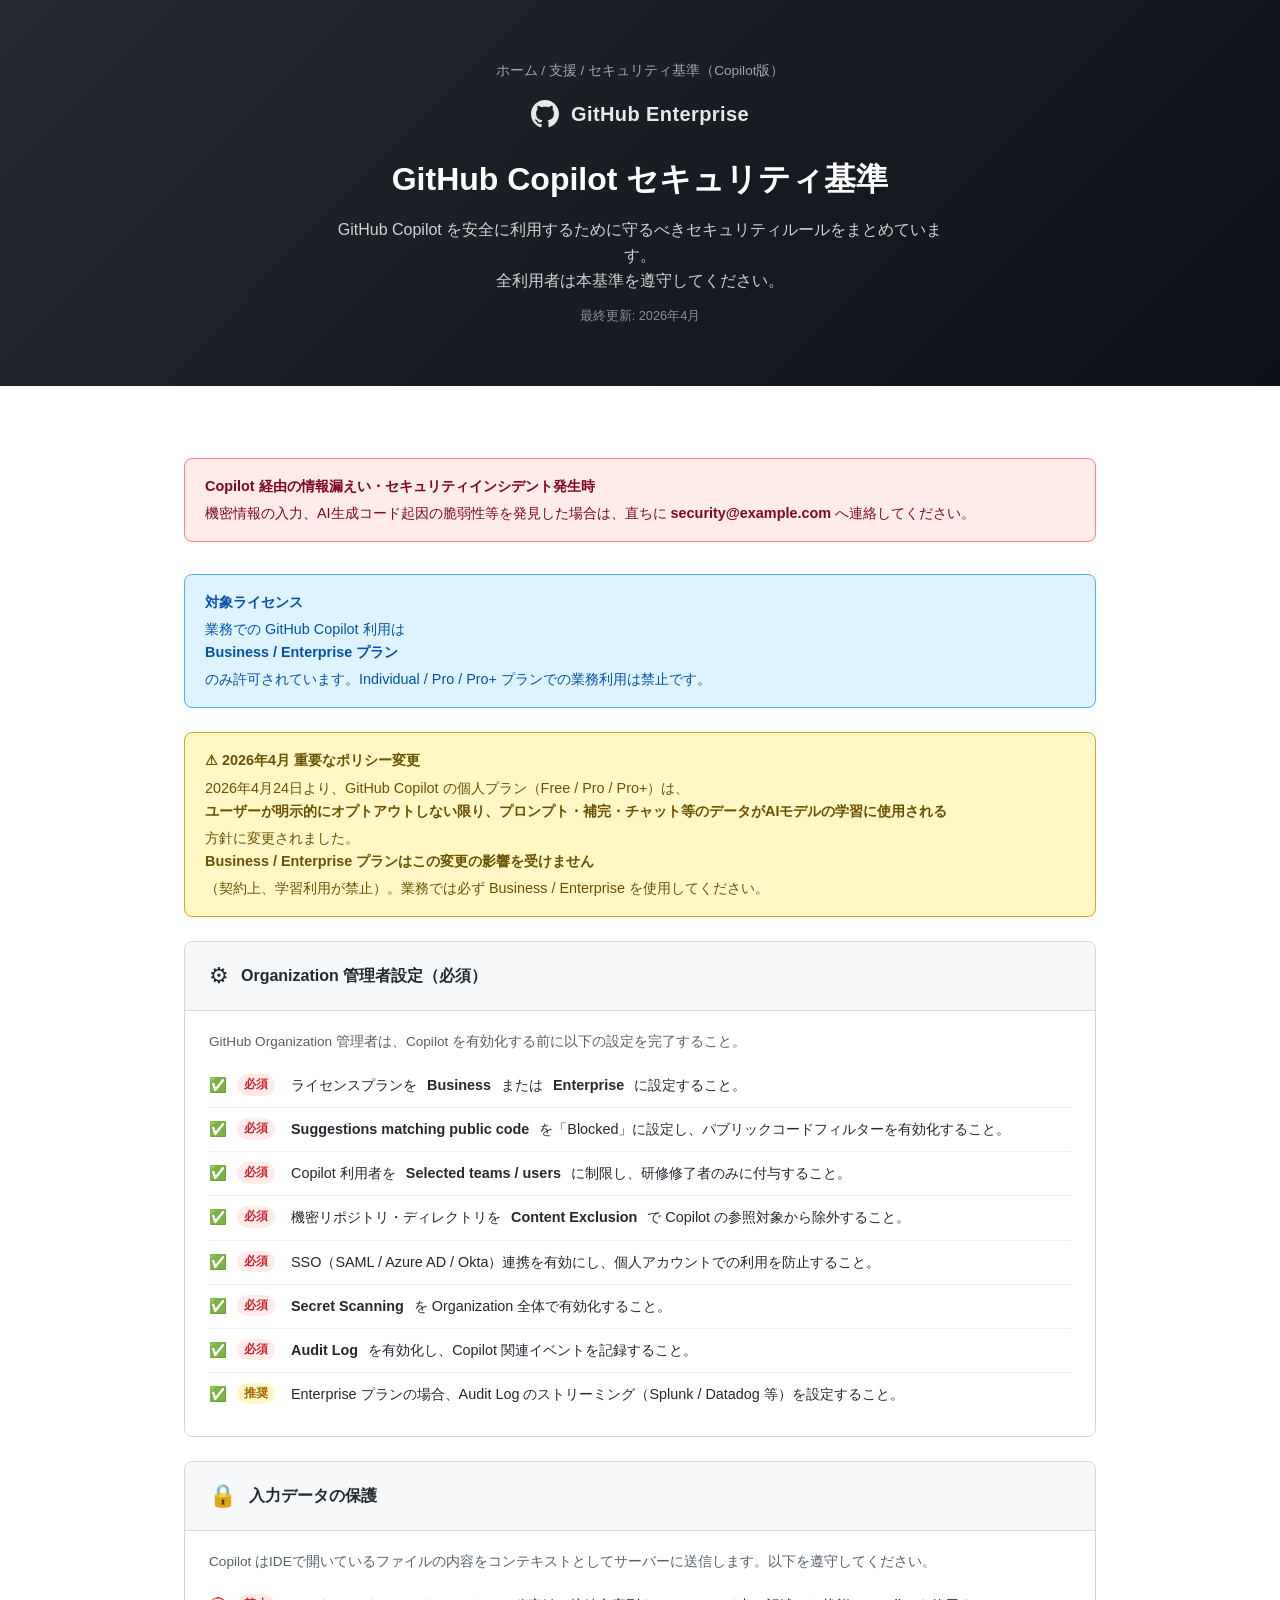
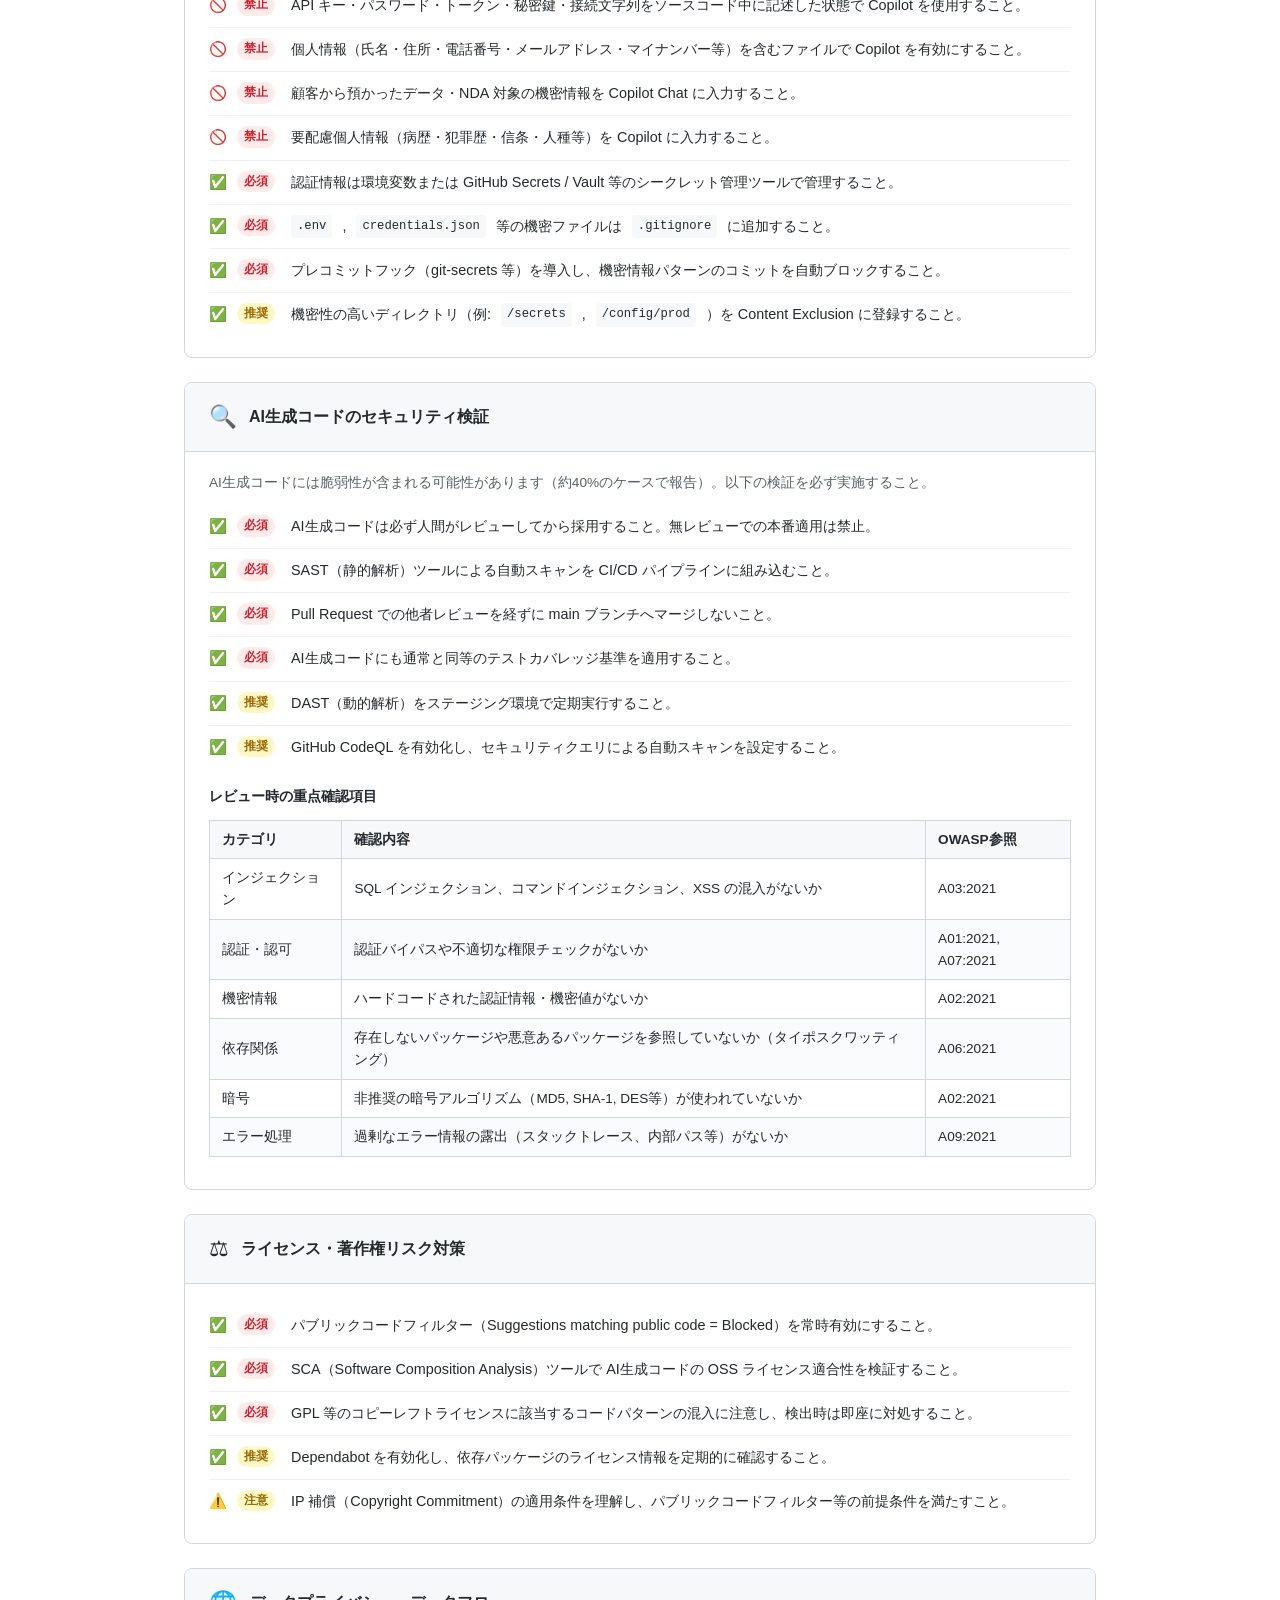
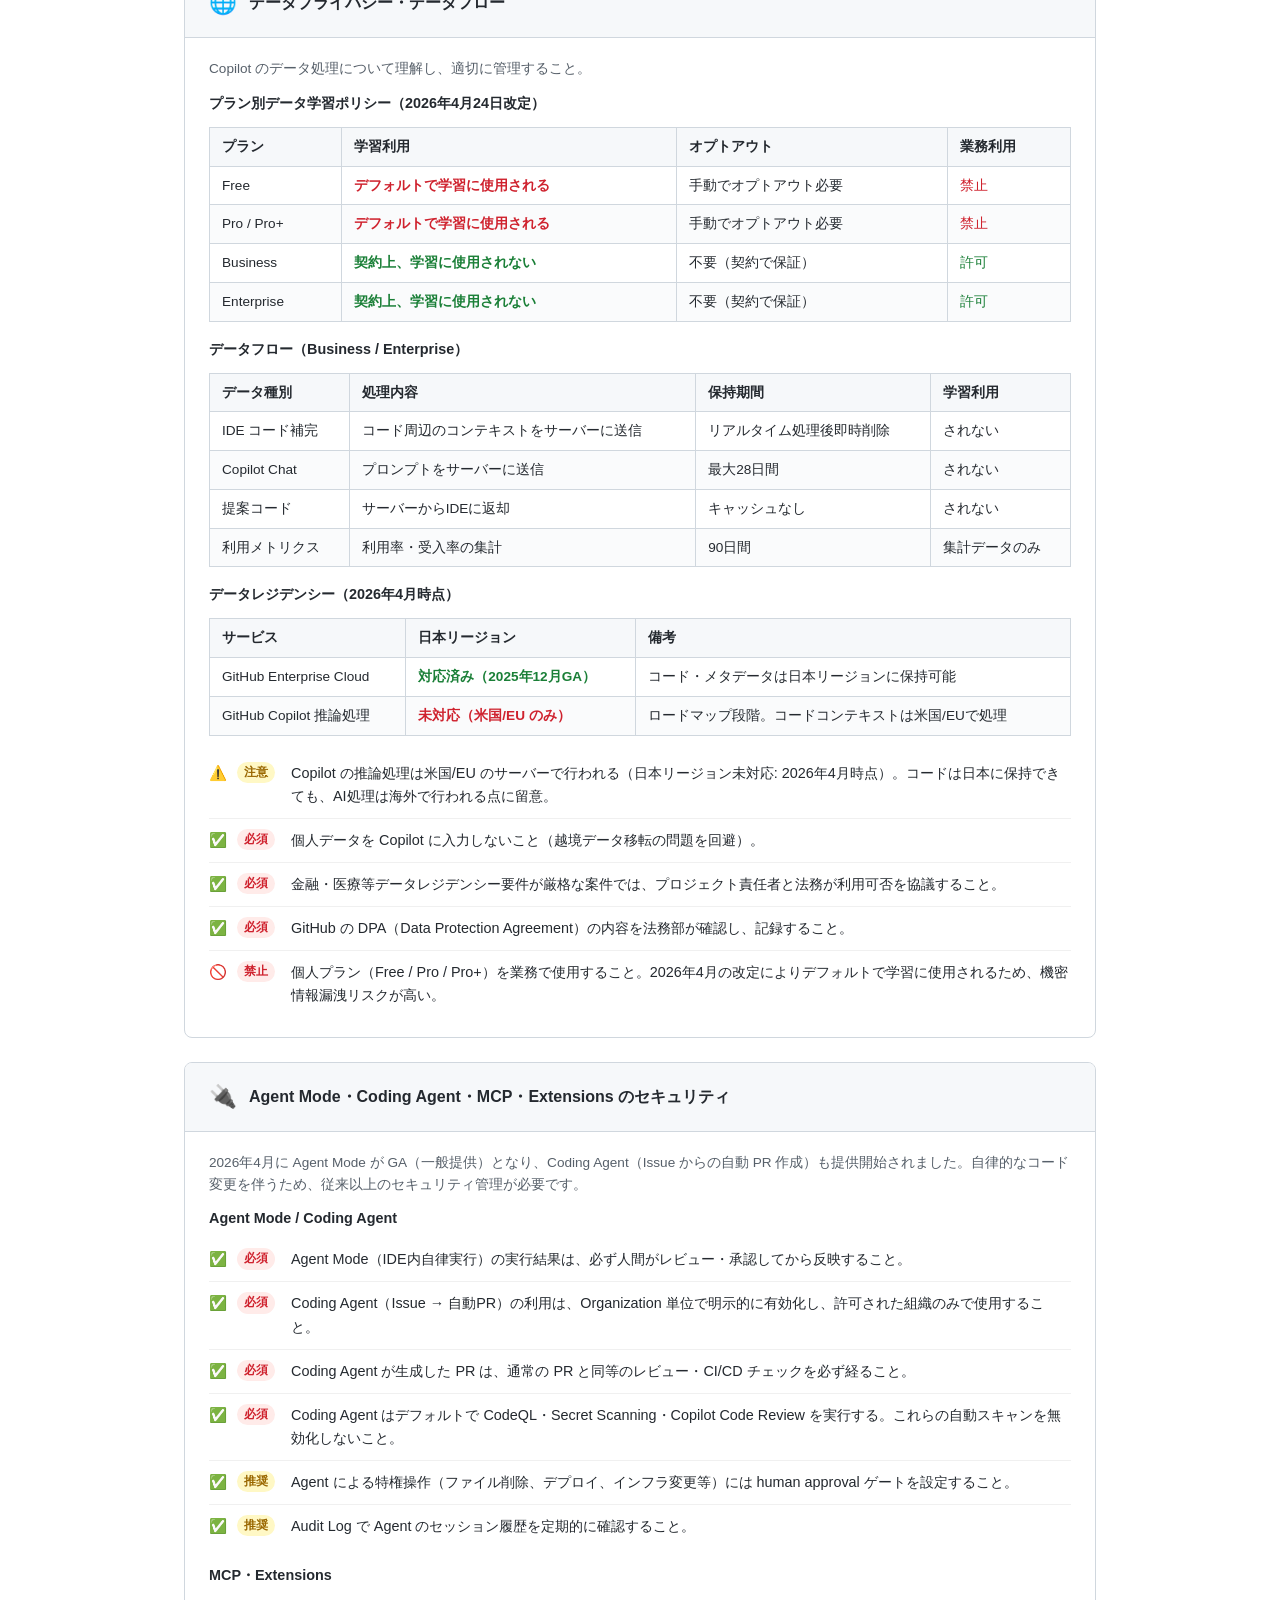
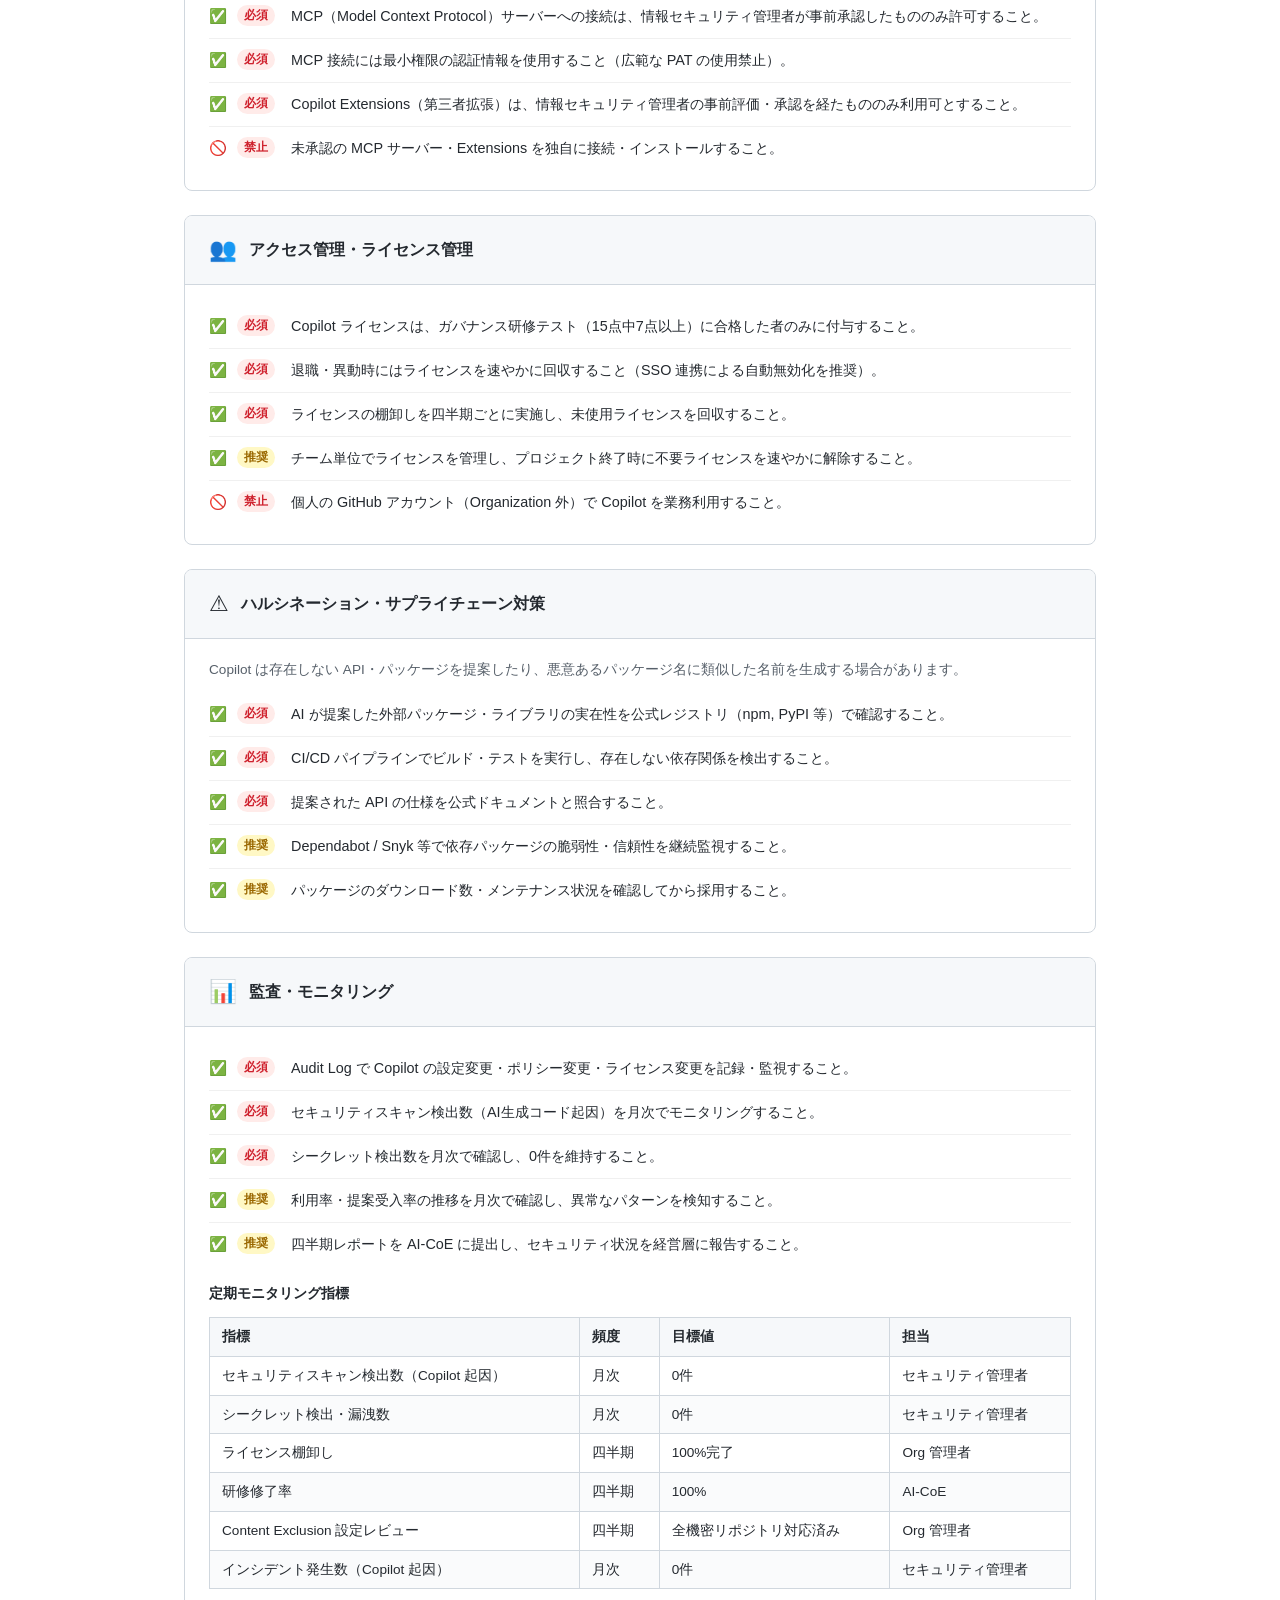
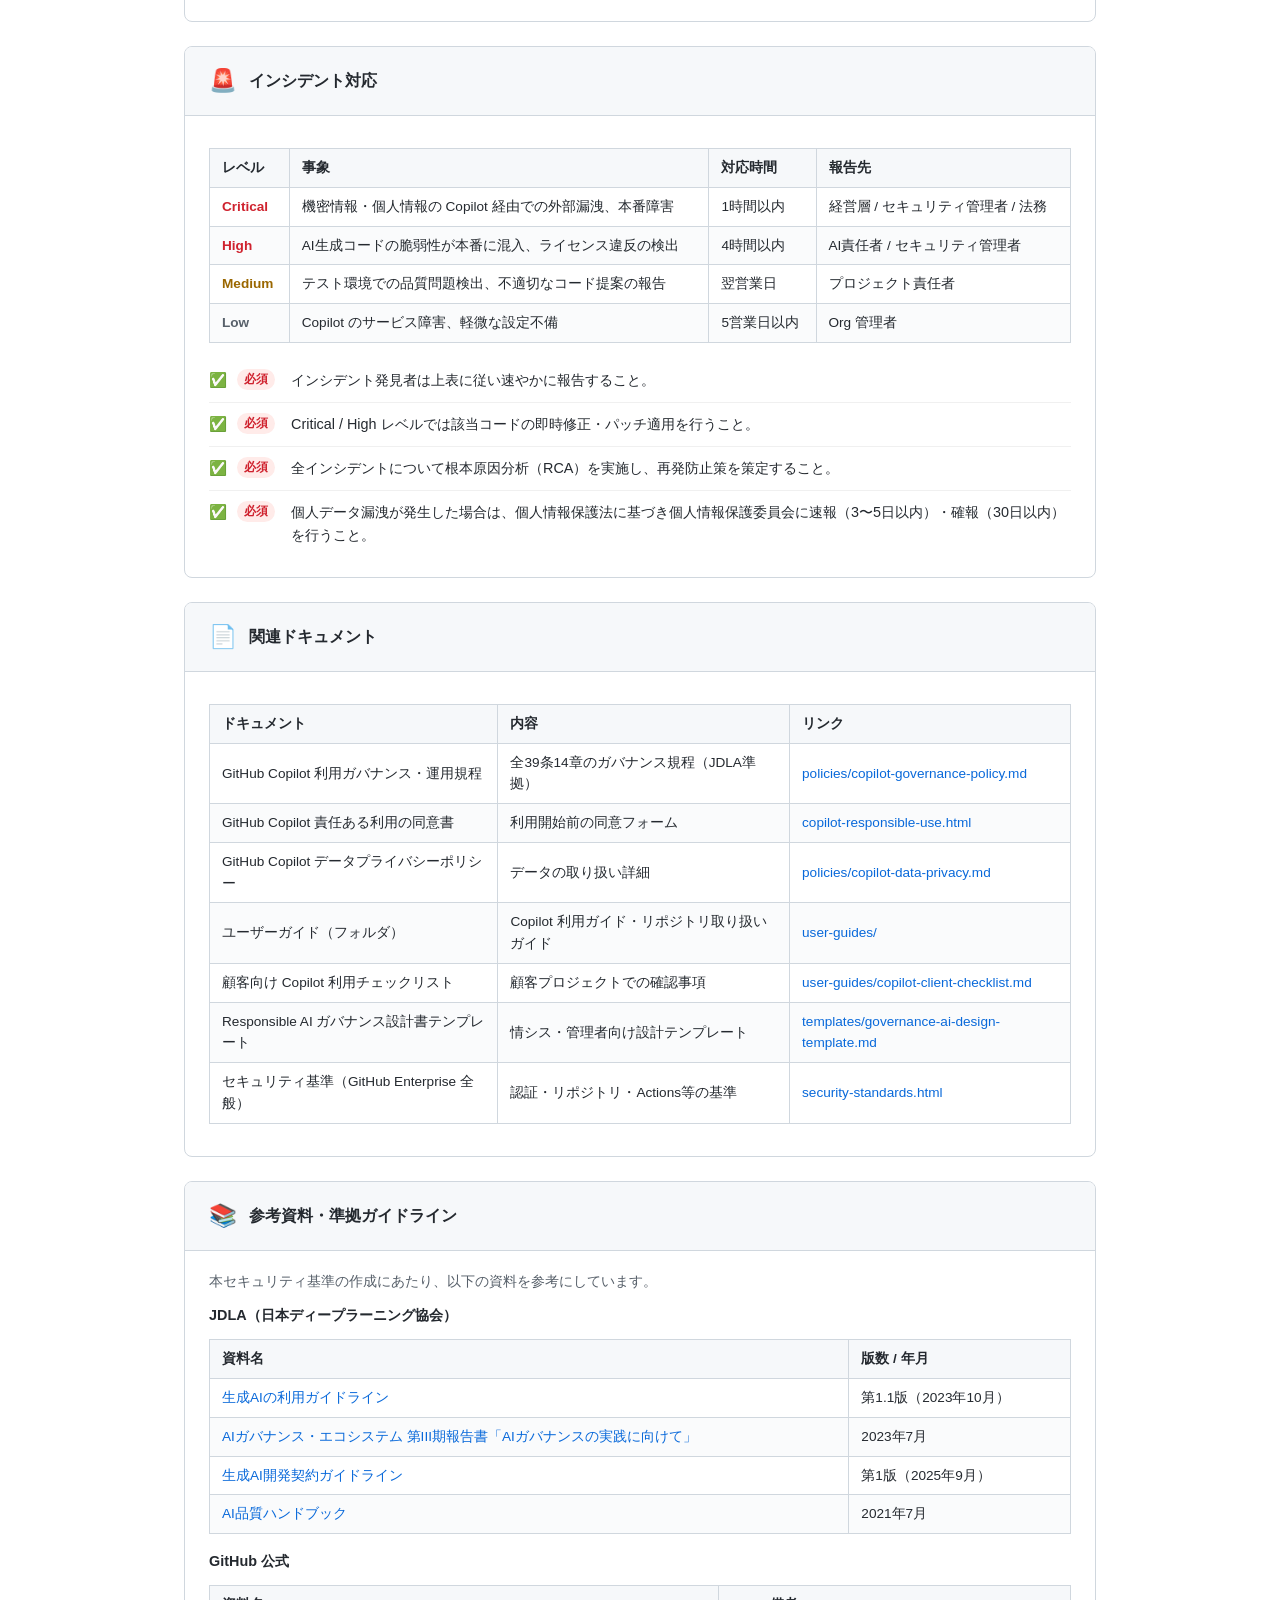
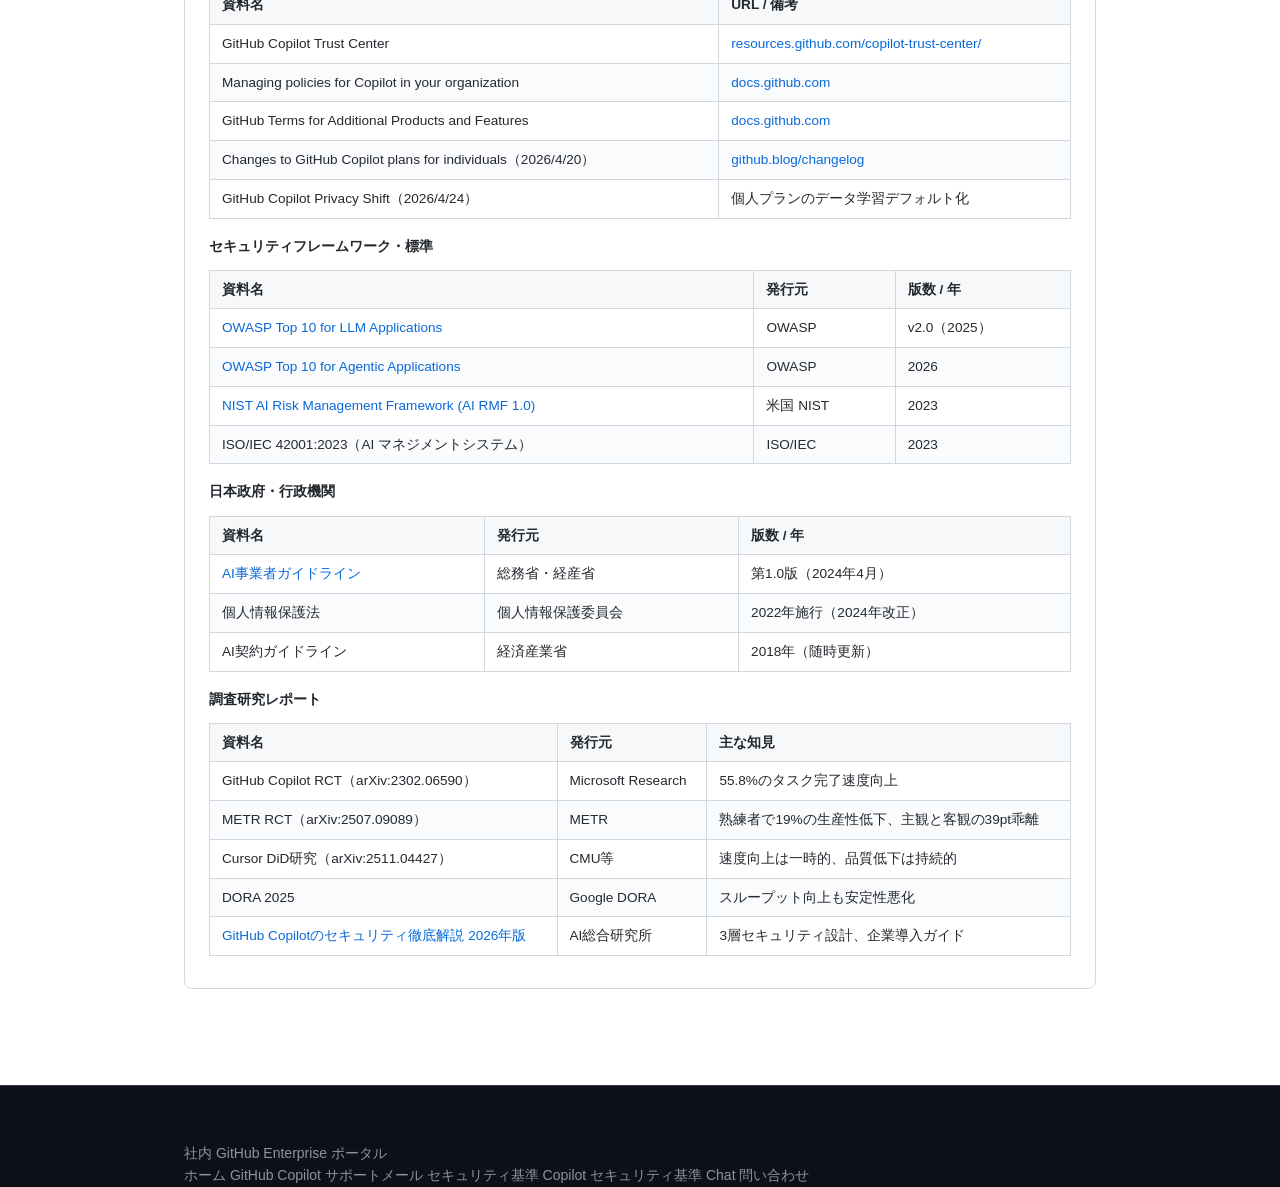
<file: copilot-security-standards.html>
<!DOCTYPE html>
<html lang="ja">
<head>
  <meta charset="UTF-8" />
  <meta name="viewport" content="width=device-width, initial-scale=1.0" />
  <title>セキュリティ基準 GitHub Copilot版 — GitHub Enterprise ポータル</title>
  <link rel="stylesheet" href="style.css" />
  <style>
    .page-hero {
      background: linear-gradient(135deg, #24292f 0%, #0d1117 100%);
      color: white;
      padding: 60px 24px;
      text-align: center;
    }
    .page-hero .breadcrumb { font-size: 0.85rem; opacity: 0.6; margin-bottom: 16px; }
    .page-hero .breadcrumb a { color: white; }
    .page-hero h1 { font-size: 2rem; font-weight: 700; margin-bottom: 12px; }
    .page-hero p { opacity: 0.8; max-width: 620px; margin: 0 auto; }

    .standard-block {
      background: white;
      border: 1px solid #d0d7de;
      border-radius: 8px;
      overflow: hidden;
      margin-bottom: 24px;
    }
    .standard-block-header {
      background: #f6f8fa;
      border-bottom: 1px solid #d0d7de;
      padding: 16px 24px;
      display: flex;
      align-items: center;
      gap: 12px;
    }
    .standard-block-header .icon { font-size: 1.4rem; }
    .standard-block-header h3 { font-size: 1rem; font-weight: 600; margin: 0; }
    .standard-block-body { padding: 20px 24px; }

    .rule-list { list-style: none; padding: 0; margin: 0; }
    .rule-list li {
      padding: 10px 0;
      border-bottom: 1px solid #f0f0f0;
      font-size: 0.9rem;
      display: flex;
      gap: 10px;
      align-items: flex-start;
    }
    .rule-list li:last-child { border-bottom: none; }
    .rule-list li::before { content: '\2705'; flex-shrink: 0; }
    .rule-list li.warn::before { content: '\26A0\FE0F'; }
    .rule-list li.ban::before { content: '\1F6AB'; }

    .rule-label {
      display: inline-block;
      padding: 1px 7px;
      border-radius: 12px;
      font-size: 0.75rem;
      font-weight: 600;
      margin-right: 6px;
      white-space: nowrap;
    }
    .label-must { background: #ffebe9; color: #cf222e; }
    .label-should { background: #fff8c5; color: #9a6700; }
    .label-ban { background: #ffebe9; color: #cf222e; }

    .alert-box {
      background: #ffebe9;
      border: 1px solid #ff8182;
      border-radius: 8px;
      padding: 16px 20px;
      font-size: 0.9rem;
      color: #82071e;
      margin-bottom: 32px;
    }
    .alert-box > strong { display: block; margin-bottom: 4px; }

    .info-box {
      background: #ddf4ff;
      border: 1px solid #54aeff;
      border-radius: 8px;
      padding: 16px 20px;
      font-size: 0.9rem;
      color: #0550ae;
      margin-bottom: 24px;
    }
    .info-box > strong { display: block; margin-bottom: 4px; }

    .data-table {
      width: 100%;
      border-collapse: collapse;
      font-size: 0.85rem;
      margin: 12px 0;
    }
    .data-table th {
      background: #f6f8fa;
      border: 1px solid #d0d7de;
      padding: 8px 12px;
      text-align: left;
      font-weight: 600;
    }
    .data-table td {
      border: 1px solid #d0d7de;
      padding: 8px 12px;
    }
    .data-table tr:nth-child(even) td { background: #fafbfc; }

    .section-title {
      font-size: 1.25rem;
      font-weight: 700;
      margin: 0 0 20px;
      text-align: left;
    }

    code {
      background: #f6f8fa;
      padding: 2px 6px;
      border-radius: 4px;
      font-size: 0.85em;
    }
  </style>
</head>
<body>

  <div class="page-hero">
    <div class="breadcrumb"><a href="index.html">ホーム</a> / 支援 / セキュリティ基準（Copilot版）</div>
    <div class="logo" style="justify-content:center;margin-bottom:24px;">
      <svg height="28" viewBox="0 0 16 16" fill="white"><path d="M8 0C3.58 0 0 3.58 0 8c0 3.54 2.29 6.53 5.47 7.59.4.07.55-.17.55-.38 0-.19-.01-.82-.01-1.49-2.01.37-2.53-.49-2.69-.94-.09-.23-.48-.94-.82-1.13-.28-.15-.68-.52-.01-.53.63-.01 1.08.58 1.23.82.72 1.21 1.87.87 2.33.66.07-.52.28-.87.51-1.07-1.78-.2-3.64-.89-3.64-3.95 0-.87.31-1.59.82-2.15-.08-.2-.36-1.02.08-2.12 0 0 .67-.21 2.2.82.64-.18 1.32-.27 2-.27.68 0 1.36.09 2 .27 1.53-1.04 2.2-.82 2.2-.82.44 1.1.16 1.92.08 2.12.51.56.82 1.27.82 2.15 0 3.07-1.87 3.75-3.65 3.95.29.25.54.73.54 1.48 0 1.07-.01 1.93-.01 2.2 0 .21.15.46.55.38A8.013 8.013 0 0016 8c0-4.42-3.58-8-8-8z"/></svg>
      <span>GitHub Enterprise</span>
    </div>
    <h1>GitHub Copilot セキュリティ基準</h1>
    <p>GitHub Copilot を安全に利用するために守るべきセキュリティルールをまとめています。<br>全利用者は本基準を遵守してください。</p>
    <p style="font-size:0.8rem;opacity:0.5;margin-top:12px;">最終更新: 2026年4月</p>
  </div>

  <section class="section">
    <div class="container">

      <div class="alert-box">
        <strong>Copilot 経由の情報漏えい・セキュリティインシデント発生時</strong>
        機密情報の入力、AI生成コード起因の脆弱性等を発見した場合は、直ちに <a href="support-email.html" style="color:#82071e;font-weight:600;">security@example.com</a> へ連絡してください。
      </div>

      <div class="info-box">
        <strong>対象ライセンス</strong>
        業務での GitHub Copilot 利用は <strong>Business / Enterprise プラン</strong> のみ許可されています。Individual / Pro / Pro+ プランでの業務利用は禁止です。
      </div>

      <div class="info-box" style="background:#fff8c5;border-color:#d4a72c;color:#6a5300;">
        <strong>&#9888; 2026年4月 重要なポリシー変更</strong>
        2026年4月24日より、GitHub Copilot の個人プラン（Free / Pro / Pro+）は、<strong>ユーザーが明示的にオプトアウトしない限り、プロンプト・補完・チャット等のデータがAIモデルの学習に使用される</strong>方針に変更されました。<strong>Business / Enterprise プランはこの変更の影響を受けません</strong>（契約上、学習利用が禁止）。業務では必ず Business / Enterprise を使用してください。
      </div>

      <!-- 1. Organization 管理者設定 -->
      <div class="standard-block">
        <div class="standard-block-header">
          <span class="icon">&#9881;</span>
          <h3>Organization 管理者設定（必須）</h3>
        </div>
        <div class="standard-block-body">
          <p style="font-size:0.85rem;color:#57606a;margin-bottom:12px;">GitHub Organization 管理者は、Copilot を有効化する前に以下の設定を完了すること。</p>
          <ul class="rule-list">
            <li><span class="rule-label label-must">必須</span>ライセンスプランを <strong>Business</strong> または <strong>Enterprise</strong> に設定すること。</li>
            <li><span class="rule-label label-must">必須</span><strong>Suggestions matching public code</strong> を「Blocked」に設定し、パブリックコードフィルターを有効化すること。</li>
            <li><span class="rule-label label-must">必須</span>Copilot 利用者を <strong>Selected teams / users</strong> に制限し、研修修了者のみに付与すること。</li>
            <li><span class="rule-label label-must">必須</span>機密リポジトリ・ディレクトリを <strong>Content Exclusion</strong> で Copilot の参照対象から除外すること。</li>
            <li><span class="rule-label label-must">必須</span>SSO（SAML / Azure AD / Okta）連携を有効にし、個人アカウントでの利用を防止すること。</li>
            <li><span class="rule-label label-must">必須</span><strong>Secret Scanning</strong> を Organization 全体で有効化すること。</li>
            <li><span class="rule-label label-must">必須</span><strong>Audit Log</strong> を有効化し、Copilot 関連イベントを記録すること。</li>
            <li><span class="rule-label label-should">推奨</span>Enterprise プランの場合、Audit Log のストリーミング（Splunk / Datadog 等）を設定すること。</li>
          </ul>
        </div>
      </div>

      <!-- 2. 入力データの保護 -->
      <div class="standard-block">
        <div class="standard-block-header">
          <span class="icon">&#128274;</span>
          <h3>入力データの保護</h3>
        </div>
        <div class="standard-block-body">
          <p style="font-size:0.85rem;color:#57606a;margin-bottom:12px;">Copilot はIDEで開いているファイルの内容をコンテキストとしてサーバーに送信します。以下を遵守してください。</p>
          <ul class="rule-list">
            <li class="ban"><span class="rule-label label-ban">禁止</span>API キー・パスワード・トークン・秘密鍵・接続文字列をソースコード中に記述した状態で Copilot を使用すること。</li>
            <li class="ban"><span class="rule-label label-ban">禁止</span>個人情報（氏名・住所・電話番号・メールアドレス・マイナンバー等）を含むファイルで Copilot を有効にすること。</li>
            <li class="ban"><span class="rule-label label-ban">禁止</span>顧客から預かったデータ・NDA 対象の機密情報を Copilot Chat に入力すること。</li>
            <li class="ban"><span class="rule-label label-ban">禁止</span>要配慮個人情報（病歴・犯罪歴・信条・人種等）を Copilot に入力すること。</li>
            <li><span class="rule-label label-must">必須</span>認証情報は環境変数または GitHub Secrets / Vault 等のシークレット管理ツールで管理すること。</li>
            <li><span class="rule-label label-must">必須</span><code>.env</code>, <code>credentials.json</code> 等の機密ファイルは <code>.gitignore</code> に追加すること。</li>
            <li><span class="rule-label label-must">必須</span>プレコミットフック（git-secrets 等）を導入し、機密情報パターンのコミットを自動ブロックすること。</li>
            <li><span class="rule-label label-should">推奨</span>機密性の高いディレクトリ（例: <code>/secrets</code>, <code>/config/prod</code>）を Content Exclusion に登録すること。</li>
          </ul>
        </div>
      </div>

      <!-- 3. AI生成コードのセキュリティ検証 -->
      <div class="standard-block">
        <div class="standard-block-header">
          <span class="icon">&#128269;</span>
          <h3>AI生成コードのセキュリティ検証</h3>
        </div>
        <div class="standard-block-body">
          <p style="font-size:0.85rem;color:#57606a;margin-bottom:12px;">AI生成コードには脆弱性が含まれる可能性があります（約40%のケースで報告）。以下の検証を必ず実施すること。</p>
          <ul class="rule-list">
            <li><span class="rule-label label-must">必須</span>AI生成コードは必ず人間がレビューしてから採用すること。無レビューでの本番適用は禁止。</li>
            <li><span class="rule-label label-must">必須</span>SAST（静的解析）ツールによる自動スキャンを CI/CD パイプラインに組み込むこと。</li>
            <li><span class="rule-label label-must">必須</span>Pull Request での他者レビューを経ずに main ブランチへマージしないこと。</li>
            <li><span class="rule-label label-must">必須</span>AI生成コードにも通常と同等のテストカバレッジ基準を適用すること。</li>
            <li><span class="rule-label label-should">推奨</span>DAST（動的解析）をステージング環境で定期実行すること。</li>
            <li><span class="rule-label label-should">推奨</span>GitHub CodeQL を有効化し、セキュリティクエリによる自動スキャンを設定すること。</li>
          </ul>

          <h4 style="font-size:0.9rem;font-weight:600;margin:16px 0 8px;">レビュー時の重点確認項目</h4>
          <table class="data-table">
            <thead>
              <tr>
                <th>カテゴリ</th>
                <th>確認内容</th>
                <th>OWASP参照</th>
              </tr>
            </thead>
            <tbody>
              <tr>
                <td>インジェクション</td>
                <td>SQL インジェクション、コマンドインジェクション、XSS の混入がないか</td>
                <td>A03:2021</td>
              </tr>
              <tr>
                <td>認証・認可</td>
                <td>認証バイパスや不適切な権限チェックがないか</td>
                <td>A01:2021, A07:2021</td>
              </tr>
              <tr>
                <td>機密情報</td>
                <td>ハードコードされた認証情報・機密値がないか</td>
                <td>A02:2021</td>
              </tr>
              <tr>
                <td>依存関係</td>
                <td>存在しないパッケージや悪意あるパッケージを参照していないか（タイポスクワッティング）</td>
                <td>A06:2021</td>
              </tr>
              <tr>
                <td>暗号</td>
                <td>非推奨の暗号アルゴリズム（MD5, SHA-1, DES等）が使われていないか</td>
                <td>A02:2021</td>
              </tr>
              <tr>
                <td>エラー処理</td>
                <td>過剰なエラー情報の露出（スタックトレース、内部パス等）がないか</td>
                <td>A09:2021</td>
              </tr>
            </tbody>
          </table>
        </div>
      </div>

      <!-- 4. ライセンス・著作権リスク対策 -->
      <div class="standard-block">
        <div class="standard-block-header">
          <span class="icon">&#9878;</span>
          <h3>ライセンス・著作権リスク対策</h3>
        </div>
        <div class="standard-block-body">
          <ul class="rule-list">
            <li><span class="rule-label label-must">必須</span>パブリックコードフィルター（Suggestions matching public code = Blocked）を常時有効にすること。</li>
            <li><span class="rule-label label-must">必須</span>SCA（Software Composition Analysis）ツールで AI生成コードの OSS ライセンス適合性を検証すること。</li>
            <li><span class="rule-label label-must">必須</span>GPL 等のコピーレフトライセンスに該当するコードパターンの混入に注意し、検出時は即座に対処すること。</li>
            <li><span class="rule-label label-should">推奨</span>Dependabot を有効化し、依存パッケージのライセンス情報を定期的に確認すること。</li>
            <li class="warn"><span class="rule-label label-should">注意</span>IP 補償（Copyright Commitment）の適用条件を理解し、パブリックコードフィルター等の前提条件を満たすこと。</li>
          </ul>
        </div>
      </div>

      <!-- 5. データプライバシー・データフロー -->
      <div class="standard-block">
        <div class="standard-block-header">
          <span class="icon">&#127760;</span>
          <h3>データプライバシー・データフロー</h3>
        </div>
        <div class="standard-block-body">
          <p style="font-size:0.85rem;color:#57606a;margin-bottom:12px;">Copilot のデータ処理について理解し、適切に管理すること。</p>

          <h4 style="font-size:0.9rem;font-weight:600;margin:0 0 8px;">プラン別データ学習ポリシー（2026年4月24日改定）</h4>
          <table class="data-table">
            <thead>
              <tr>
                <th>プラン</th>
                <th>学習利用</th>
                <th>オプトアウト</th>
                <th>業務利用</th>
              </tr>
            </thead>
            <tbody>
              <tr>
                <td>Free</td>
                <td style="color:#cf222e;font-weight:600;">デフォルトで学習に使用される</td>
                <td>手動でオプトアウト必要</td>
                <td style="color:#cf222e;">禁止</td>
              </tr>
              <tr>
                <td>Pro / Pro+</td>
                <td style="color:#cf222e;font-weight:600;">デフォルトで学習に使用される</td>
                <td>手動でオプトアウト必要</td>
                <td style="color:#cf222e;">禁止</td>
              </tr>
              <tr>
                <td>Business</td>
                <td style="color:#1a7f37;font-weight:600;">契約上、学習に使用されない</td>
                <td>不要（契約で保証）</td>
                <td style="color:#1a7f37;">許可</td>
              </tr>
              <tr>
                <td>Enterprise</td>
                <td style="color:#1a7f37;font-weight:600;">契約上、学習に使用されない</td>
                <td>不要（契約で保証）</td>
                <td style="color:#1a7f37;">許可</td>
              </tr>
            </tbody>
          </table>

          <h4 style="font-size:0.9rem;font-weight:600;margin:16px 0 8px;">データフロー（Business / Enterprise）</h4>
          <table class="data-table">
            <thead>
              <tr>
                <th>データ種別</th>
                <th>処理内容</th>
                <th>保持期間</th>
                <th>学習利用</th>
              </tr>
            </thead>
            <tbody>
              <tr>
                <td>IDE コード補完</td>
                <td>コード周辺のコンテキストをサーバーに送信</td>
                <td>リアルタイム処理後即時削除</td>
                <td>されない</td>
              </tr>
              <tr>
                <td>Copilot Chat</td>
                <td>プロンプトをサーバーに送信</td>
                <td>最大28日間</td>
                <td>されない</td>
              </tr>
              <tr>
                <td>提案コード</td>
                <td>サーバーからIDEに返却</td>
                <td>キャッシュなし</td>
                <td>されない</td>
              </tr>
              <tr>
                <td>利用メトリクス</td>
                <td>利用率・受入率の集計</td>
                <td>90日間</td>
                <td>集計データのみ</td>
              </tr>
            </tbody>
          </table>

          <h4 style="font-size:0.9rem;font-weight:600;margin:16px 0 8px;">データレジデンシー（2026年4月時点）</h4>
          <table class="data-table">
            <thead>
              <tr>
                <th>サービス</th>
                <th>日本リージョン</th>
                <th>備考</th>
              </tr>
            </thead>
            <tbody>
              <tr>
                <td>GitHub Enterprise Cloud</td>
                <td style="color:#1a7f37;font-weight:600;">対応済み（2025年12月GA）</td>
                <td>コード・メタデータは日本リージョンに保持可能</td>
              </tr>
              <tr>
                <td>GitHub Copilot 推論処理</td>
                <td style="color:#cf222e;font-weight:600;">未対応（米国/EU のみ）</td>
                <td>ロードマップ段階。コードコンテキストは米国/EUで処理</td>
              </tr>
            </tbody>
          </table>

          <ul class="rule-list" style="margin-top:16px;">
            <li class="warn"><span class="rule-label label-should">注意</span>Copilot の推論処理は米国/EU のサーバーで行われる（日本リージョン未対応: 2026年4月時点）。コードは日本に保持できても、AI処理は海外で行われる点に留意。</li>
            <li><span class="rule-label label-must">必須</span>個人データを Copilot に入力しないこと（越境データ移転の問題を回避）。</li>
            <li><span class="rule-label label-must">必須</span>金融・医療等データレジデンシー要件が厳格な案件では、プロジェクト責任者と法務が利用可否を協議すること。</li>
            <li><span class="rule-label label-must">必須</span>GitHub の DPA（Data Protection Agreement）の内容を法務部が確認し、記録すること。</li>
            <li class="ban"><span class="rule-label label-ban">禁止</span>個人プラン（Free / Pro / Pro+）を業務で使用すること。2026年4月の改定によりデフォルトで学習に使用されるため、機密情報漏洩リスクが高い。</li>
          </ul>
        </div>
      </div>

      <!-- 6. Agent Mode / Coding Agent / MCP / Extensions -->
      <div class="standard-block">
        <div class="standard-block-header">
          <span class="icon">&#128268;</span>
          <h3>Agent Mode・Coding Agent・MCP・Extensions のセキュリティ</h3>
        </div>
        <div class="standard-block-body">
          <p style="font-size:0.85rem;color:#57606a;margin-bottom:12px;">2026年4月に Agent Mode が GA（一般提供）となり、Coding Agent（Issue からの自動 PR 作成）も提供開始されました。自律的なコード変更を伴うため、従来以上のセキュリティ管理が必要です。</p>

          <h4 style="font-size:0.9rem;font-weight:600;margin:0 0 8px;">Agent Mode / Coding Agent</h4>
          <ul class="rule-list">
            <li><span class="rule-label label-must">必須</span>Agent Mode（IDE内自律実行）の実行結果は、必ず人間がレビュー・承認してから反映すること。</li>
            <li><span class="rule-label label-must">必須</span>Coding Agent（Issue → 自動PR）の利用は、Organization 単位で明示的に有効化し、許可された組織のみで使用すること。</li>
            <li><span class="rule-label label-must">必須</span>Coding Agent が生成した PR は、通常の PR と同等のレビュー・CI/CD チェックを必ず経ること。</li>
            <li><span class="rule-label label-must">必須</span>Coding Agent はデフォルトで CodeQL・Secret Scanning・Copilot Code Review を実行する。これらの自動スキャンを無効化しないこと。</li>
            <li><span class="rule-label label-should">推奨</span>Agent による特権操作（ファイル削除、デプロイ、インフラ変更等）には human approval ゲートを設定すること。</li>
            <li><span class="rule-label label-should">推奨</span>Audit Log で Agent のセッション履歴を定期的に確認すること。</li>
          </ul>

          <h4 style="font-size:0.9rem;font-weight:600;margin:16px 0 8px;">MCP・Extensions</h4>
          <ul class="rule-list">
            <li><span class="rule-label label-must">必須</span>MCP（Model Context Protocol）サーバーへの接続は、情報セキュリティ管理者が事前承認したもののみ許可すること。</li>
            <li><span class="rule-label label-must">必須</span>MCP 接続には最小権限の認証情報を使用すること（広範な PAT の使用禁止）。</li>
            <li><span class="rule-label label-must">必須</span>Copilot Extensions（第三者拡張）は、情報セキュリティ管理者の事前評価・承認を経たもののみ利用可とすること。</li>
            <li class="ban"><span class="rule-label label-ban">禁止</span>未承認の MCP サーバー・Extensions を独自に接続・インストールすること。</li>
          </ul>
        </div>
      </div>

      <!-- 7. アクセス管理・ライセンス管理 -->
      <div class="standard-block">
        <div class="standard-block-header">
          <span class="icon">&#128101;</span>
          <h3>アクセス管理・ライセンス管理</h3>
        </div>
        <div class="standard-block-body">
          <ul class="rule-list">
            <li><span class="rule-label label-must">必須</span>Copilot ライセンスは、ガバナンス研修テスト（15点中7点以上）に合格した者のみに付与すること。</li>
            <li><span class="rule-label label-must">必須</span>退職・異動時にはライセンスを速やかに回収すること（SSO 連携による自動無効化を推奨）。</li>
            <li><span class="rule-label label-must">必須</span>ライセンスの棚卸しを四半期ごとに実施し、未使用ライセンスを回収すること。</li>
            <li><span class="rule-label label-should">推奨</span>チーム単位でライセンスを管理し、プロジェクト終了時に不要ライセンスを速やかに解除すること。</li>
            <li class="ban"><span class="rule-label label-ban">禁止</span>個人の GitHub アカウント（Organization 外）で Copilot を業務利用すること。</li>
          </ul>
        </div>
      </div>

      <!-- 8. ハルシネーション・サプライチェーン対策 -->
      <div class="standard-block">
        <div class="standard-block-header">
          <span class="icon">&#9888;</span>
          <h3>ハルシネーション・サプライチェーン対策</h3>
        </div>
        <div class="standard-block-body">
          <p style="font-size:0.85rem;color:#57606a;margin-bottom:12px;">Copilot は存在しない API・パッケージを提案したり、悪意あるパッケージ名に類似した名前を生成する場合があります。</p>
          <ul class="rule-list">
            <li><span class="rule-label label-must">必須</span>AI が提案した外部パッケージ・ライブラリの実在性を公式レジストリ（npm, PyPI 等）で確認すること。</li>
            <li><span class="rule-label label-must">必須</span>CI/CD パイプラインでビルド・テストを実行し、存在しない依存関係を検出すること。</li>
            <li><span class="rule-label label-must">必須</span>提案された API の仕様を公式ドキュメントと照合すること。</li>
            <li><span class="rule-label label-should">推奨</span>Dependabot / Snyk 等で依存パッケージの脆弱性・信頼性を継続監視すること。</li>
            <li><span class="rule-label label-should">推奨</span>パッケージのダウンロード数・メンテナンス状況を確認してから採用すること。</li>
          </ul>
        </div>
      </div>

      <!-- 9. 監査・モニタリング -->
      <div class="standard-block">
        <div class="standard-block-header">
          <span class="icon">&#128202;</span>
          <h3>監査・モニタリング</h3>
        </div>
        <div class="standard-block-body">
          <ul class="rule-list">
            <li><span class="rule-label label-must">必須</span>Audit Log で Copilot の設定変更・ポリシー変更・ライセンス変更を記録・監視すること。</li>
            <li><span class="rule-label label-must">必須</span>セキュリティスキャン検出数（AI生成コード起因）を月次でモニタリングすること。</li>
            <li><span class="rule-label label-must">必須</span>シークレット検出数を月次で確認し、0件を維持すること。</li>
            <li><span class="rule-label label-should">推奨</span>利用率・提案受入率の推移を月次で確認し、異常なパターンを検知すること。</li>
            <li><span class="rule-label label-should">推奨</span>四半期レポートを AI-CoE に提出し、セキュリティ状況を経営層に報告すること。</li>
          </ul>

          <h4 style="font-size:0.9rem;font-weight:600;margin:16px 0 8px;">定期モニタリング指標</h4>
          <table class="data-table">
            <thead>
              <tr>
                <th>指標</th>
                <th>頻度</th>
                <th>目標値</th>
                <th>担当</th>
              </tr>
            </thead>
            <tbody>
              <tr>
                <td>セキュリティスキャン検出数（Copilot 起因）</td>
                <td>月次</td>
                <td>0件</td>
                <td>セキュリティ管理者</td>
              </tr>
              <tr>
                <td>シークレット検出・漏洩数</td>
                <td>月次</td>
                <td>0件</td>
                <td>セキュリティ管理者</td>
              </tr>
              <tr>
                <td>ライセンス棚卸し</td>
                <td>四半期</td>
                <td>100%完了</td>
                <td>Org 管理者</td>
              </tr>
              <tr>
                <td>研修修了率</td>
                <td>四半期</td>
                <td>100%</td>
                <td>AI-CoE</td>
              </tr>
              <tr>
                <td>Content Exclusion 設定レビュー</td>
                <td>四半期</td>
                <td>全機密リポジトリ対応済み</td>
                <td>Org 管理者</td>
              </tr>
              <tr>
                <td>インシデント発生数（Copilot 起因）</td>
                <td>月次</td>
                <td>0件</td>
                <td>セキュリティ管理者</td>
              </tr>
            </tbody>
          </table>
        </div>
      </div>

      <!-- 10. インシデント対応 -->
      <div class="standard-block">
        <div class="standard-block-header">
          <span class="icon">&#128680;</span>
          <h3>インシデント対応</h3>
        </div>
        <div class="standard-block-body">
          <table class="data-table">
            <thead>
              <tr>
                <th>レベル</th>
                <th>事象</th>
                <th>対応時間</th>
                <th>報告先</th>
              </tr>
            </thead>
            <tbody>
              <tr>
                <td style="color:#cf222e;font-weight:600;">Critical</td>
                <td>機密情報・個人情報の Copilot 経由での外部漏洩、本番障害</td>
                <td>1時間以内</td>
                <td>経営層 / セキュリティ管理者 / 法務</td>
              </tr>
              <tr>
                <td style="color:#cf222e;font-weight:600;">High</td>
                <td>AI生成コードの脆弱性が本番に混入、ライセンス違反の検出</td>
                <td>4時間以内</td>
                <td>AI責任者 / セキュリティ管理者</td>
              </tr>
              <tr>
                <td style="color:#9a6700;font-weight:600;">Medium</td>
                <td>テスト環境での品質問題検出、不適切なコード提案の報告</td>
                <td>翌営業日</td>
                <td>プロジェクト責任者</td>
              </tr>
              <tr>
                <td style="color:#57606a;font-weight:600;">Low</td>
                <td>Copilot のサービス障害、軽微な設定不備</td>
                <td>5営業日以内</td>
                <td>Org 管理者</td>
              </tr>
            </tbody>
          </table>

          <ul class="rule-list" style="margin-top:16px;">
            <li><span class="rule-label label-must">必須</span>インシデント発見者は上表に従い速やかに報告すること。</li>
            <li><span class="rule-label label-must">必須</span>Critical / High レベルでは該当コードの即時修正・パッチ適用を行うこと。</li>
            <li><span class="rule-label label-must">必須</span>全インシデントについて根本原因分析（RCA）を実施し、再発防止策を策定すること。</li>
            <li><span class="rule-label label-must">必須</span>個人データ漏洩が発生した場合は、個人情報保護法に基づき個人情報保護委員会に速報（3〜5日以内）・確報（30日以内）を行うこと。</li>
          </ul>
        </div>
      </div>

      <!-- 関連ドキュメント -->
      <div class="standard-block">
        <div class="standard-block-header">
          <span class="icon">&#128196;</span>
          <h3>関連ドキュメント</h3>
        </div>
        <div class="standard-block-body">
          <table class="data-table">
            <thead>
              <tr>
                <th>ドキュメント</th>
                <th>内容</th>
                <th>リンク</th>
              </tr>
            </thead>
            <tbody>
              <tr>
                <td>GitHub Copilot 利用ガバナンス・運用規程</td>
                <td>全39条14章のガバナンス規程（JDLA準拠）</td>
                <td><a href="policies/copilot-governance-policy.md">policies/copilot-governance-policy.md</a></td>
              </tr>
              <tr>
                <td>GitHub Copilot 責任ある利用の同意書</td>
                <td>利用開始前の同意フォーム</td>
                <td><a href="copilot-responsible-use.html">copilot-responsible-use.html</a></td>
              </tr>
              <tr>
                <td>GitHub Copilot データプライバシーポリシー</td>
                <td>データの取り扱い詳細</td>
                <td><a href="policies/copilot-data-privacy.md">policies/copilot-data-privacy.md</a></td>
              </tr>
              <tr>
                <td>ユーザーガイド（フォルダ）</td>
                <td>Copilot 利用ガイド・リポジトリ取り扱いガイド</td>
                <td><a href="user-guides/">user-guides/</a></td>
              </tr>
              <tr>
                <td>顧客向け Copilot 利用チェックリスト</td>
                <td>顧客プロジェクトでの確認事項</td>
                <td><a href="user-guides/copilot-client-checklist.md">user-guides/copilot-client-checklist.md</a></td>
              </tr>
              <tr>
                <td>Responsible AI ガバナンス設計書テンプレート</td>
                <td>情シス・管理者向け設計テンプレート</td>
                <td><a href="templates/governance-ai-design-template.md">templates/governance-ai-design-template.md</a></td>
              </tr>
              <tr>
                <td>セキュリティ基準（GitHub Enterprise 全般）</td>
                <td>認証・リポジトリ・Actions等の基準</td>
                <td><a href="security-standards.html">security-standards.html</a></td>
              </tr>
            </tbody>
          </table>
        </div>
      </div>

      <!-- 参考資料 -->
      <div class="standard-block">
        <div class="standard-block-header">
          <span class="icon">&#128218;</span>
          <h3>参考資料・準拠ガイドライン</h3>
        </div>
        <div class="standard-block-body">
          <p style="font-size:0.85rem;color:#57606a;margin-bottom:12px;">本セキュリティ基準の作成にあたり、以下の資料を参考にしています。</p>

          <h4 style="font-size:0.9rem;font-weight:600;margin:0 0 8px;">JDLA（日本ディープラーニング協会）</h4>
          <table class="data-table">
            <thead>
              <tr><th>資料名</th><th>版数 / 年月</th></tr>
            </thead>
            <tbody>
              <tr><td><a href="https://www.jdla.org/document/" target="_blank">生成AIの利用ガイドライン</a></td><td>第1.1版（2023年10月）</td></tr>
              <tr><td><a href="https://www.jdla.org/download/sg01-report3/" target="_blank">AIガバナンス・エコシステム 第III期報告書「AIガバナンスの実践に向けて」</a></td><td>2023年7月</td></tr>
              <tr><td><a href="https://www.jdla.org/document/" target="_blank">生成AI開発契約ガイドライン</a></td><td>第1版（2025年9月）</td></tr>
              <tr><td><a href="https://www.jdla.org/document/" target="_blank">AI品質ハンドブック</a></td><td>2021年7月</td></tr>
            </tbody>
          </table>

          <h4 style="font-size:0.9rem;font-weight:600;margin:16px 0 8px;">GitHub 公式</h4>
          <table class="data-table">
            <thead>
              <tr><th>資料名</th><th>URL / 備考</th></tr>
            </thead>
            <tbody>
              <tr><td>GitHub Copilot Trust Center</td><td><a href="https://resources.github.com/copilot-trust-center/" target="_blank">resources.github.com/copilot-trust-center/</a></td></tr>
              <tr><td>Managing policies for Copilot in your organization</td><td><a href="https://docs.github.com/en/copilot/how-tos/administer-copilot/manage-for-organization/manage-policies" target="_blank">docs.github.com</a></td></tr>
              <tr><td>GitHub Terms for Additional Products and Features</td><td><a href="https://docs.github.com/en/site-policy/github-terms/github-terms-for-additional-products-and-features" target="_blank">docs.github.com</a></td></tr>
              <tr><td>Changes to GitHub Copilot plans for individuals（2026/4/20）</td><td><a href="https://github.blog/changelog/2026-04-20-changes-to-github-copilot-plans-for-individuals/" target="_blank">github.blog/changelog</a></td></tr>
              <tr><td>GitHub Copilot Privacy Shift（2026/4/24）</td><td>個人プランのデータ学習デフォルト化</td></tr>
            </tbody>
          </table>

          <h4 style="font-size:0.9rem;font-weight:600;margin:16px 0 8px;">セキュリティフレームワーク・標準</h4>
          <table class="data-table">
            <thead>
              <tr><th>資料名</th><th>発行元</th><th>版数 / 年</th></tr>
            </thead>
            <tbody>
              <tr><td><a href="https://genai.owasp.org/llm-top-10/" target="_blank">OWASP Top 10 for LLM Applications</a></td><td>OWASP</td><td>v2.0（2025）</td></tr>
              <tr><td><a href="https://genai.owasp.org/resource/owasp-top-10-for-agentic-applications-for-2026/" target="_blank">OWASP Top 10 for Agentic Applications</a></td><td>OWASP</td><td>2026</td></tr>
              <tr><td><a href="https://www.nist.gov/artificial-intelligence" target="_blank">NIST AI Risk Management Framework (AI RMF 1.0)</a></td><td>米国 NIST</td><td>2023</td></tr>
              <tr><td>ISO/IEC 42001:2023（AI マネジメントシステム）</td><td>ISO/IEC</td><td>2023</td></tr>
            </tbody>
          </table>

          <h4 style="font-size:0.9rem;font-weight:600;margin:16px 0 8px;">日本政府・行政機関</h4>
          <table class="data-table">
            <thead>
              <tr><th>資料名</th><th>発行元</th><th>版数 / 年</th></tr>
            </thead>
            <tbody>
              <tr><td><a href="https://www.meti.go.jp/shingikai/mono_info_service/ai_shakai_jisso/" target="_blank">AI事業者ガイドライン</a></td><td>総務省・経産省</td><td>第1.0版（2024年4月）</td></tr>
              <tr><td>個人情報保護法</td><td>個人情報保護委員会</td><td>2022年施行（2024年改正）</td></tr>
              <tr><td>AI契約ガイドライン</td><td>経済産業省</td><td>2018年（随時更新）</td></tr>
            </tbody>
          </table>

          <h4 style="font-size:0.9rem;font-weight:600;margin:16px 0 8px;">調査研究レポート</h4>
          <table class="data-table">
            <thead>
              <tr><th>資料名</th><th>発行元</th><th>主な知見</th></tr>
            </thead>
            <tbody>
              <tr><td>GitHub Copilot RCT（arXiv:2302.06590）</td><td>Microsoft Research</td><td>55.8%のタスク完了速度向上</td></tr>
              <tr><td>METR RCT（arXiv:2507.09089）</td><td>METR</td><td>熟練者で19%の生産性低下、主観と客観の39pt乖離</td></tr>
              <tr><td>Cursor DiD研究（arXiv:2511.04427）</td><td>CMU等</td><td>速度向上は一時的、品質低下は持続的</td></tr>
              <tr><td>DORA 2025</td><td>Google DORA</td><td>スループット向上も安定性悪化</td></tr>
              <tr><td><a href="https://www.ai-souken.com/article/github-copilot-security-guide" target="_blank">GitHub Copilotのセキュリティ徹底解説 2026年版</a></td><td>AI総合研究所</td><td>3層セキュリティ設計、企業導入ガイド</td></tr>
            </tbody>
          </table>
        </div>
      </div>

    </div>
  </section>

  <footer class="footer">
    <div class="container">
      <p>社内 GitHub Enterprise ポータル</p>
      <p class="footer-links">
        <a href="index.html">ホーム</a>
        <a href="github-copilot.html">GitHub Copilot</a>
        <a href="support-email.html">サポートメール</a>
        <a href="security-standards.html">セキュリティ基準</a>
        <a href="copilot-security-standards.html">Copilot セキュリティ基準</a>
        <a href="chat-support.html">Chat 問い合わせ</a>
      </p>
    </div>
  </footer>

</body>
</html>
</file>
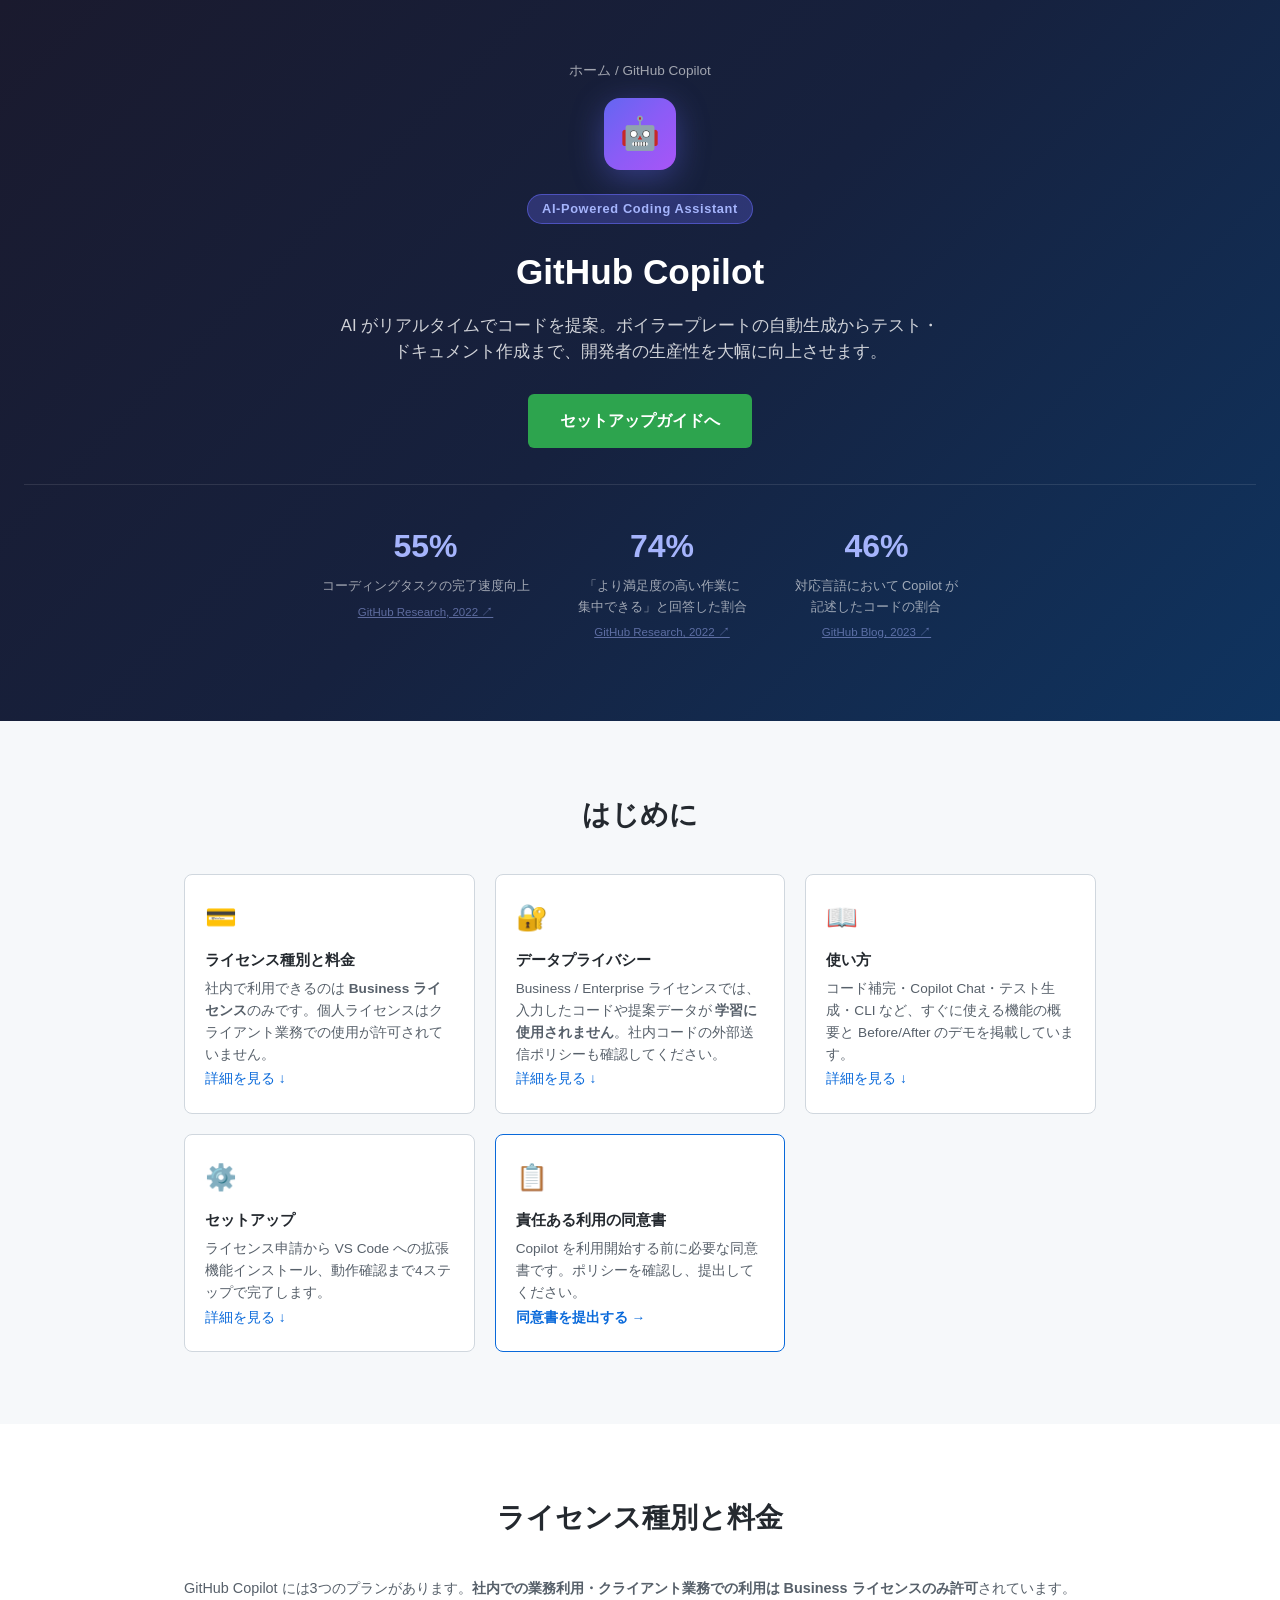
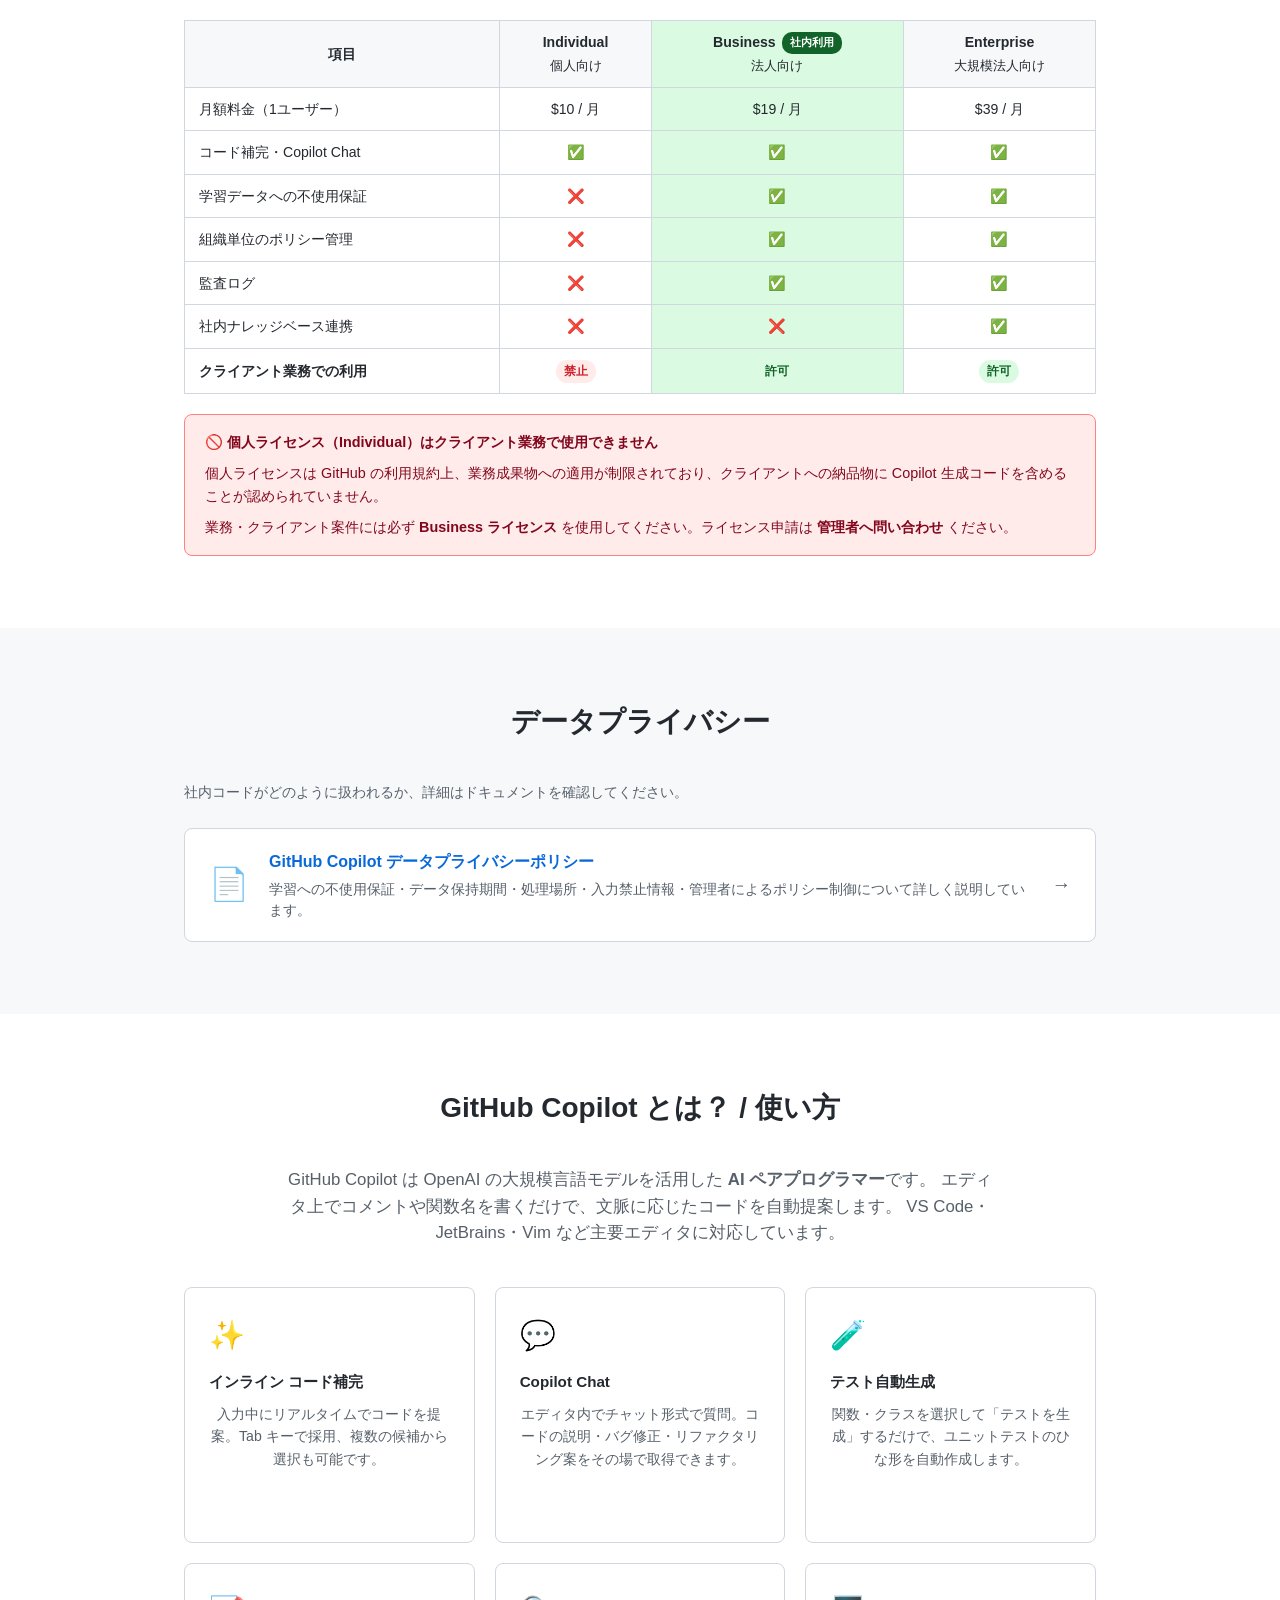
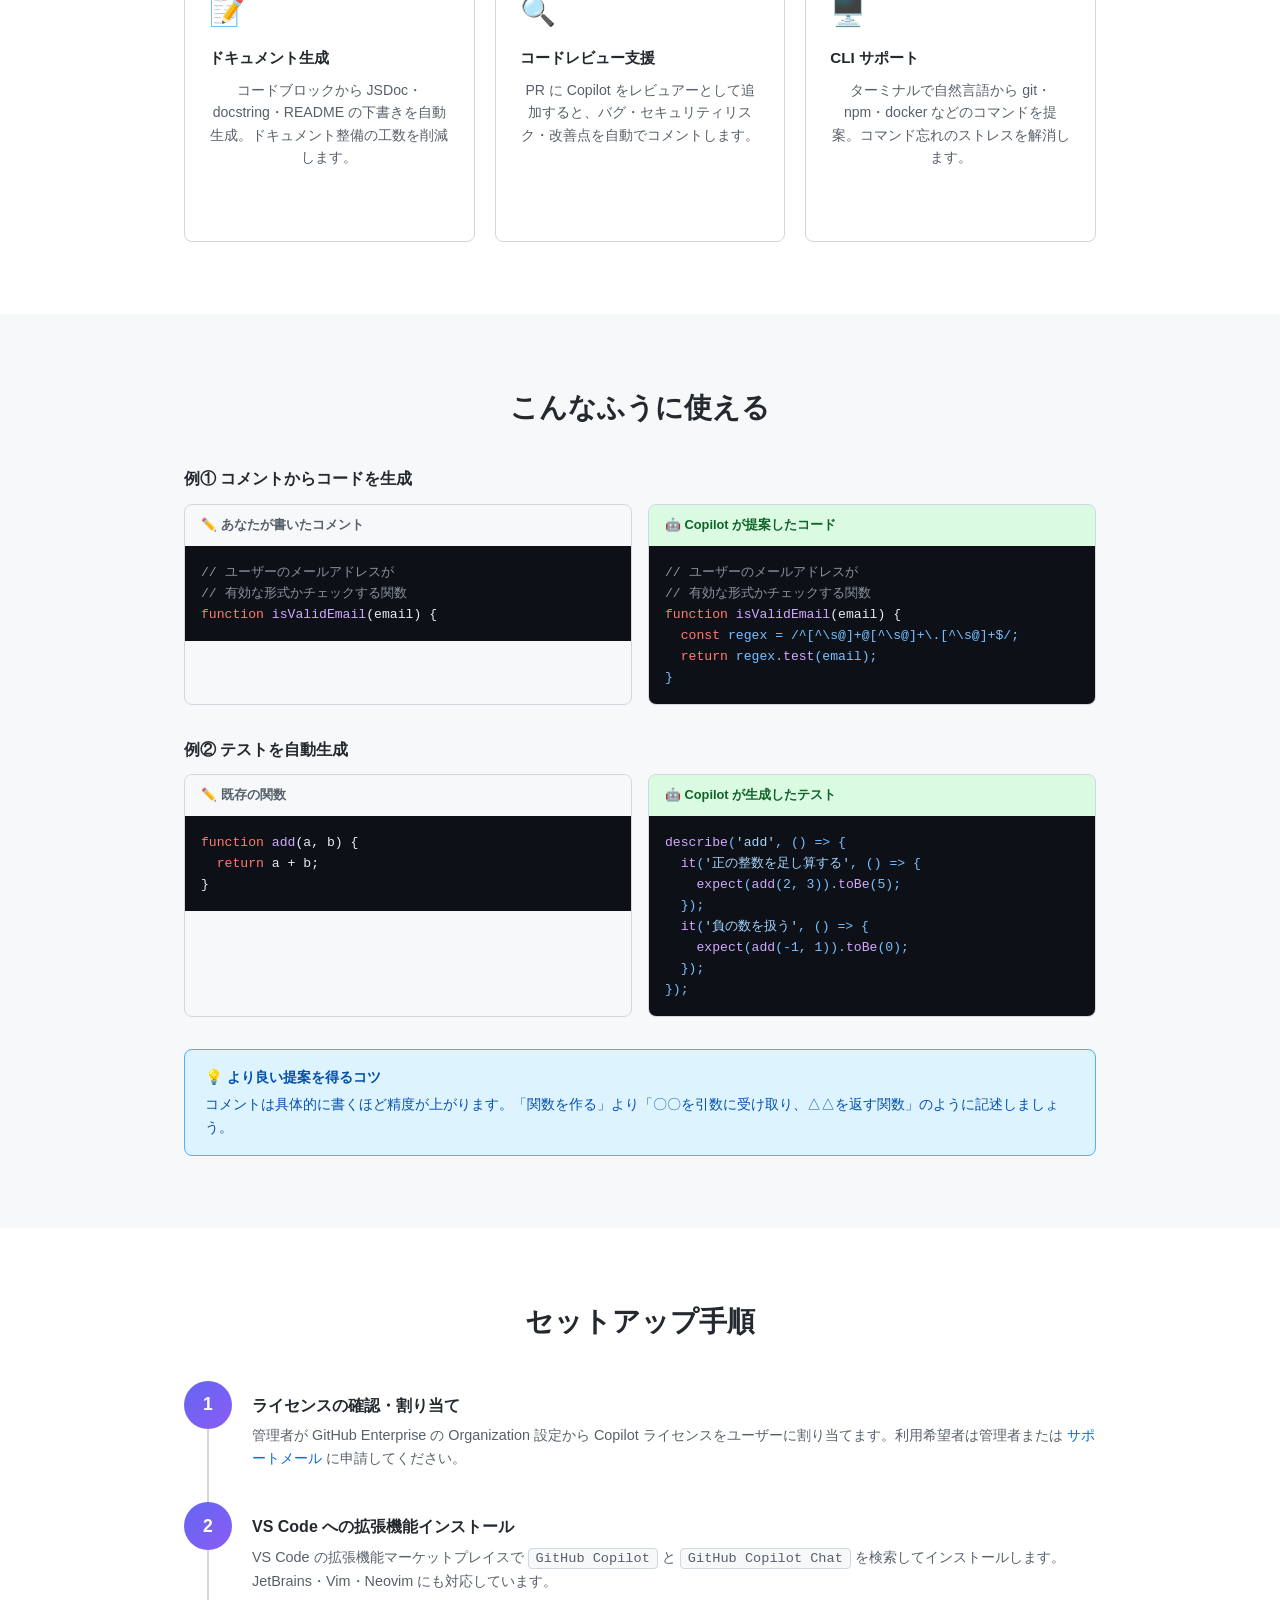
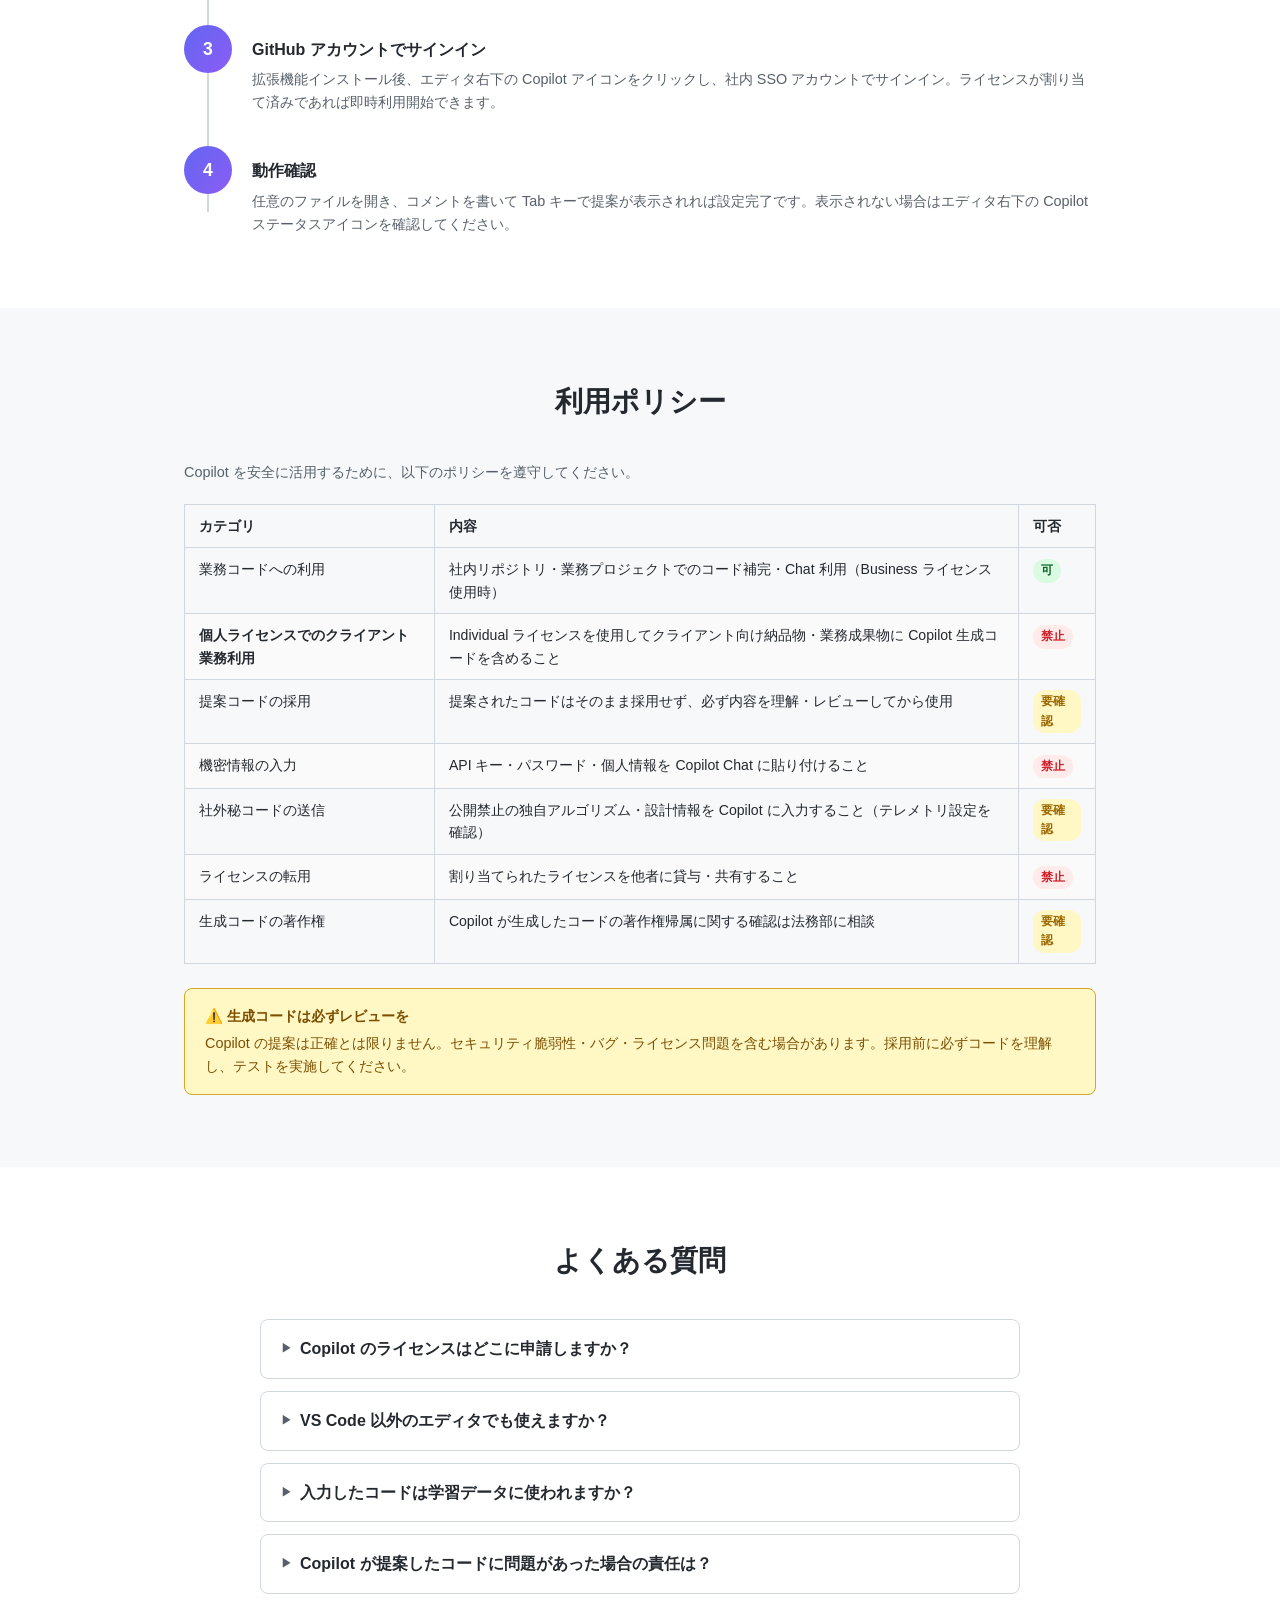
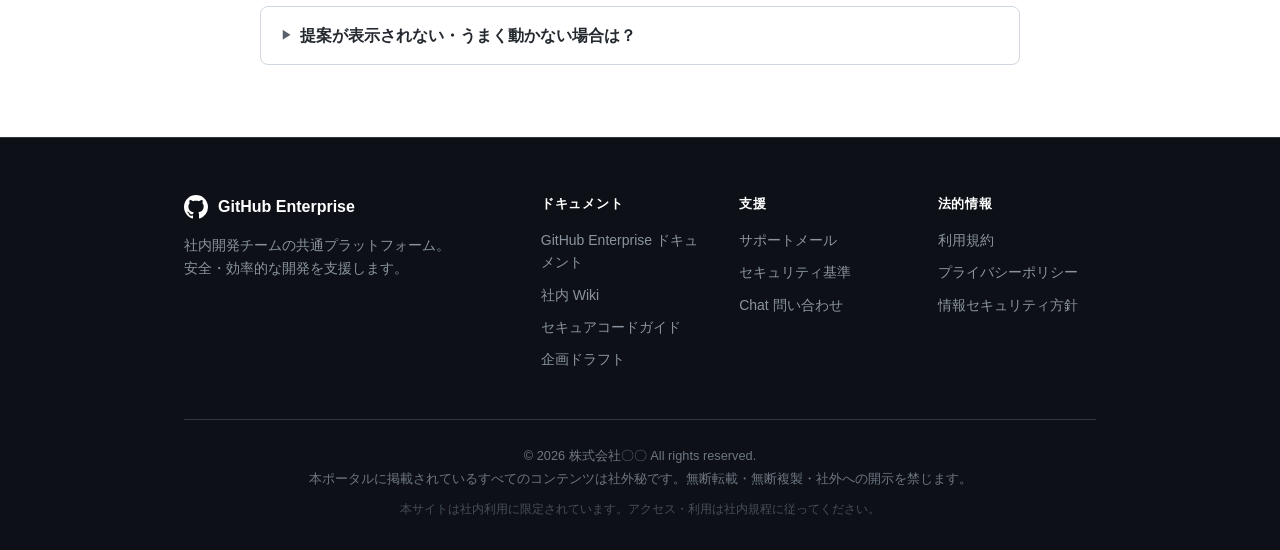
<file: github-copilot.html>
<!DOCTYPE html>
<html lang="ja">
<head>
  <meta charset="UTF-8" />
  <meta name="viewport" content="width=device-width, initial-scale=1.0" />
  <title>GitHub Copilot — GitHub Enterprise ポータル</title>
  <link rel="stylesheet" href="style.css" />
  <style>
    .page-hero {
      background: linear-gradient(135deg, #1a1a2e 0%, #16213e 50%, #0f3460 100%);
      color: white;
      padding: 60px 24px 80px;
      text-align: center;
    }
    .page-hero .breadcrumb { font-size: 0.85rem; opacity: 0.6; margin-bottom: 16px; }
    .page-hero .breadcrumb a { color: white; }
    .page-hero h1 { font-size: 2.2rem; font-weight: 700; margin-bottom: 12px; }
    .page-hero p { opacity: 0.8; max-width: 600px; margin: 0 auto 28px; font-size: 1.05rem; }
    .page-hero .hero-badge {
      display: inline-block;
      background: rgba(99,102,241,0.3);
      border: 1px solid rgba(99,102,241,0.6);
      color: #a5b4fc;
      padding: 4px 14px;
      border-radius: 20px;
      font-size: 0.8rem;
      font-weight: 600;
      margin-bottom: 20px;
      letter-spacing: 0.05em;
    }

    /* Copilot アイコン（グラデーション） */
    .copilot-icon-hero {
      width: 72px;
      height: 72px;
      background: linear-gradient(135deg, #6366f1, #8b5cf6, #a855f7);
      border-radius: 16px;
      display: flex;
      align-items: center;
      justify-content: center;
      font-size: 2rem;
      margin: 0 auto 24px;
      box-shadow: 0 8px 32px rgba(99,102,241,0.4);
    }

    .stat-bar {
      display: flex;
      justify-content: center;
      gap: 48px;
      flex-wrap: wrap;
      margin-top: 36px;
      padding-top: 36px;
      border-top: 1px solid rgba(255,255,255,0.1);
    }
    .stat-item { text-align: center; }
    .stat-num { font-size: 2rem; font-weight: 700; color: #a5b4fc; }
    .stat-label { font-size: 0.8rem; opacity: 0.6; margin-top: 4px; }
    .stat-source { font-size: 0.72rem; opacity: 0.5; margin-top: 6px; }
    .stat-source a { color: #a5b4fc; text-decoration: underline; }

    /* 機能カード */
    .feature-grid {
      display: grid;
      grid-template-columns: repeat(auto-fit, minmax(260px, 1fr));
      gap: 20px;
    }
    .feature-card {
      background: white;
      border: 1px solid #d0d7de;
      border-radius: 8px;
      padding: 24px;
    }
    .feature-card .fc-icon { font-size: 1.8rem; margin-bottom: 12px; }
    .feature-card h3 { font-size: 0.95rem; font-weight: 600; margin-bottom: 8px; }
    .feature-card p { font-size: 0.88rem; color: #57606a; line-height: 1.6; }

    /* Before/After デモ */
    .demo-pair {
      display: grid;
      grid-template-columns: 1fr 1fr;
      gap: 16px;
      margin-bottom: 32px;
    }
    .demo-box {
      border-radius: 8px;
      overflow: hidden;
      border: 1px solid #d0d7de;
    }
    .demo-box-header {
      padding: 10px 16px;
      font-size: 0.8rem;
      font-weight: 600;
      display: flex;
      align-items: center;
      gap: 8px;
    }
    .demo-box-header.before { background: #f6f8fa; color: #57606a; }
    .demo-box-header.after  { background: #dafbe1; color: #116329; }
    .demo-box pre {
      margin: 0;
      padding: 16px;
      font-size: 0.82rem;
      line-height: 1.6;
      background: #0d1117;
      color: #e6edf3;
      overflow-x: auto;
    }
    .demo-box pre .copilot-suggest { color: #79c0ff; }
    .demo-box pre .comment { color: #8b949e; }
    .demo-box pre .keyword { color: #ff7b72; }
    .demo-box pre .string { color: #a5d6ff; }
    .demo-box pre .fn { color: #d2a8ff; }

    /* セットアップステップ */
    .setup-steps {
      display: flex;
      flex-direction: column;
      gap: 0;
      position: relative;
    }
    .setup-steps::before {
      content: '';
      position: absolute;
      left: 23px;
      top: 24px;
      bottom: 24px;
      width: 2px;
      background: #d0d7de;
    }
    .setup-step {
      display: flex;
      gap: 20px;
      padding-bottom: 32px;
      position: relative;
    }
    .setup-step:last-child { padding-bottom: 0; }
    .setup-step-num {
      width: 48px; height: 48px;
      border-radius: 50%;
      background: linear-gradient(135deg, #6366f1, #8b5cf6);
      color: white;
      font-weight: 700;
      font-size: 1.1rem;
      display: flex;
      align-items: center;
      justify-content: center;
      flex-shrink: 0;
      position: relative;
      z-index: 1;
    }
    .setup-step-body h3 { font-size: 1rem; font-weight: 600; margin-bottom: 6px; margin-top: 12px; }
    .setup-step-body p { font-size: 0.9rem; color: #57606a; }
    .setup-step-body code {
      background: #f6f8fa;
      border: 1px solid #d0d7de;
      border-radius: 4px;
      padding: 2px 7px;
      font-size: 0.85rem;
      font-family: monospace;
    }

    /* ポリシーテーブル */
    .policy-table {
      width: 100%;
      border-collapse: collapse;
      font-size: 0.88rem;
    }
    .policy-table th, .policy-table td {
      text-align: left;
      padding: 10px 14px;
      border: 1px solid #d0d7de;
      vertical-align: top;
    }
    .policy-table th { background: #f6f8fa; font-weight: 600; }
    .policy-table tr:nth-child(even) td { background: #fafafa; }

    .badge-ok  { display:inline-block; background:#dafbe1; color:#116329; padding:2px 8px; border-radius:12px; font-size:0.75rem; font-weight:600; }
    .badge-ng  { display:inline-block; background:#ffebe9; color:#cf222e; padding:2px 8px; border-radius:12px; font-size:0.75rem; font-weight:600; }
    .badge-caution { display:inline-block; background:#fff8c5; color:#9a6700; padding:2px 8px; border-radius:12px; font-size:0.75rem; font-weight:600; }

    .info-box {
      background: #ddf4ff;
      border: 1px solid #54aeff;
      border-radius: 8px;
      padding: 16px 20px;
      font-size: 0.9rem;
      color: #0550ae;
      margin-top: 24px;
    }
    .info-box strong { display: block; margin-bottom: 4px; }

    .warn-box {
      background: #fff8c5;
      border: 1px solid #d4a72c;
      border-radius: 8px;
      padding: 16px 20px;
      font-size: 0.9rem;
      color: #7d4e00;
      margin-top: 24px;
    }
    .warn-box strong { display: block; margin-bottom: 4px; }

    /* はじめに セクション */
    .intro-grid {
      display: grid;
      grid-template-columns: repeat(auto-fit, minmax(220px, 1fr));
      gap: 20px;
      margin-bottom: 0;
    }
    .intro-card {
      background: white;
      border: 1px solid #d0d7de;
      border-radius: 8px;
      padding: 22px 20px;
    }
    .intro-card .ic-icon { font-size: 1.6rem; margin-bottom: 10px; }
    .intro-card h3 { font-size: 0.95rem; font-weight: 600; margin-bottom: 6px; }
    .intro-card p { font-size: 0.85rem; color: #57606a; line-height: 1.6; }
    .intro-card a { font-size: 0.85rem; }

    /* ライセンス比較テーブル */
    .license-table {
      width: 100%;
      border-collapse: collapse;
      font-size: 0.88rem;
      margin-top: 8px;
    }
    .license-table th, .license-table td {
      text-align: center;
      padding: 10px 14px;
      border: 1px solid #d0d7de;
      vertical-align: middle;
    }
    .license-table th { background: #f6f8fa; font-weight: 600; }
    .license-table td:first-child { text-align: left; font-weight: 500; }
    .license-table .col-business { background: #dafbe1; }
    .license-table .col-business th { background: #116329; color: white; }
    .license-table .recommended-badge {
      display: inline-block;
      background: #116329;
      color: white;
      font-size: 0.7rem;
      font-weight: 700;
      padding: 2px 8px;
      border-radius: 10px;
      margin-left: 6px;
      vertical-align: middle;
    }

    .alert-box {
      background: #ffebe9;
      border: 1px solid #ff8182;
      border-radius: 8px;
      padding: 16px 20px;
      font-size: 0.9rem;
      color: #82071e;
      margin-top: 20px;
    }
    .alert-box > strong { display: block; margin-bottom: 4px; }

    /* ドキュメントリンクカード */
    .doc-link-card {
      display: flex;
      align-items: center;
      gap: 20px;
      background: white;
      border: 1px solid #d0d7de;
      border-radius: 8px;
      padding: 20px 24px;
      text-decoration: none;
      color: inherit;
      transition: box-shadow 0.15s, border-color 0.15s;
    }
    .doc-link-card:hover {
      box-shadow: 0 4px 16px rgba(0,0,0,0.08);
      border-color: #0969da;
      text-decoration: none;
    }
    .doc-link-icon { font-size: 2rem; flex-shrink: 0; }
    .doc-link-body { flex: 1; }
    .doc-link-title { font-weight: 600; font-size: 1rem; color: #0969da; margin-bottom: 4px; }
    .doc-link-desc { font-size: 0.88rem; color: #57606a; line-height: 1.5; }
    .doc-link-arrow { font-size: 1.2rem; color: #57606a; flex-shrink: 0; }

    @media (max-width: 600px) {
      .demo-pair { grid-template-columns: 1fr; }
      .stat-bar { gap: 28px; }
      .license-table { font-size: 0.78rem; }
      .license-table th, .license-table td { padding: 8px 6px; }
      .doc-link-card { flex-direction: column; align-items: flex-start; gap: 12px; }
      .doc-link-arrow { display: none; }
    }
  </style>
</head>
<body>

  <!-- ヒーロー -->
  <div class="page-hero">
    <div class="breadcrumb"><a href="index.html">ホーム</a> / GitHub Copilot</div>
    <div class="copilot-icon-hero">🤖</div>
    <div class="hero-badge">AI-Powered Coding Assistant</div>
    <h1>GitHub Copilot</h1>
    <p>AI がリアルタイムでコードを提案。ボイラープレートの自動生成からテスト・ドキュメント作成まで、開発者の生産性を大幅に向上させます。</p>
    <a href="#setup" class="btn-primary">セットアップガイドへ</a>

    <div class="stat-bar">
      <div class="stat-item">
        <div class="stat-num">55%</div>
        <div class="stat-label">コーディングタスクの完了速度向上</div>
        <div class="stat-source">
          <a href="https://github.blog/news-insights/research/research-quantifying-github-copilots-impact-on-developer-productivity-and-happiness/" target="_blank" rel="noopener">GitHub Research, 2022 ↗</a>
        </div>
      </div>
      <div class="stat-item">
        <div class="stat-num">74%</div>
        <div class="stat-label">「より満足度の高い作業に<br/>集中できる」と回答した割合</div>
        <div class="stat-source">
          <a href="https://github.blog/news-insights/research/research-quantifying-github-copilots-impact-on-developer-productivity-and-happiness/" target="_blank" rel="noopener">GitHub Research, 2022 ↗</a>
        </div>
      </div>
      <div class="stat-item">
        <div class="stat-num">46%</div>
        <div class="stat-label">対応言語において Copilot が<br/>記述したコードの割合</div>
        <div class="stat-source">
          <a href="https://github.blog/news-insights/product-news/github-copilot-x-the-ai-powered-developer-experience/" target="_blank" rel="noopener">GitHub Blog, 2023 ↗</a>
        </div>
      </div>
    </div>
  </div>

  <!-- はじめに -->
  <section class="section alt-bg">
    <div class="container">
      <h2>はじめに</h2>
      <div class="intro-grid">

        <div class="intro-card">
          <div class="ic-icon">💳</div>
          <h3>ライセンス種別と料金</h3>
          <p>社内で利用できるのは <strong>Business ライセンス</strong>のみです。個人ライセンスはクライアント業務での使用が許可されていません。</p>
          <a href="#license">詳細を見る ↓</a>
        </div>

        <div class="intro-card">
          <div class="ic-icon">🔐</div>
          <h3>データプライバシー</h3>
          <p>Business / Enterprise ライセンスでは、入力したコードや提案データが <strong>学習に使用されません</strong>。社内コードの外部送信ポリシーも確認してください。</p>
          <a href="#privacy">詳細を見る ↓</a>
        </div>

        <div class="intro-card">
          <div class="ic-icon">📖</div>
          <h3>使い方</h3>
          <p>コード補完・Copilot Chat・テスト生成・CLI など、すぐに使える機能の概要と Before/After のデモを掲載しています。</p>
          <a href="#howto">詳細を見る ↓</a>
        </div>

        <div class="intro-card">
          <div class="ic-icon">⚙️</div>
          <h3>セットアップ</h3>
          <p>ライセンス申請から VS Code への拡張機能インストール、動作確認まで4ステップで完了します。</p>
          <a href="#setup">詳細を見る ↓</a>
        </div>

        <a href="copilot-responsible-use.html" class="intro-card" style="text-decoration:none;color:inherit;border-color:#0969da;">
          <div class="ic-icon">📋</div>
          <h3>責任ある利用の同意書</h3>
          <p>Copilot を利用開始する前に必要な同意書です。ポリシーを確認し、提出してください。</p>
          <span style="font-size:0.85rem;color:#0969da;font-weight:600;">同意書を提出する →</span>
        </a>

      </div>
    </div>
  </section>

  <!-- ライセンス種別・料金 -->
  <section class="section" id="license">
    <div class="container">
      <h2>ライセンス種別と料金</h2>
      <p style="color:#57606a;font-size:0.9rem;margin-bottom:20px;">
        GitHub Copilot には3つのプランがあります。<strong>社内での業務利用・クライアント業務での利用は Business ライセンスのみ許可</strong>されています。
      </p>

      <table class="license-table">
        <thead>
          <tr>
            <th>項目</th>
            <th>Individual<br/><span style="font-weight:400;font-size:0.8rem;">個人向け</span></th>
            <th class="col-business">Business<span class="recommended-badge">社内利用</span><br/><span style="font-weight:400;font-size:0.8rem;">法人向け</span></th>
            <th>Enterprise<br/><span style="font-weight:400;font-size:0.8rem;">大規模法人向け</span></th>
          </tr>
        </thead>
        <tbody>
          <tr>
            <td>月額料金（1ユーザー）</td>
            <td>$10 / 月</td>
            <td class="col-business">$19 / 月</td>
            <td>$39 / 月</td>
          </tr>
          <tr>
            <td>コード補完・Copilot Chat</td>
            <td>✅</td>
            <td class="col-business">✅</td>
            <td>✅</td>
          </tr>
          <tr>
            <td>学習データへの不使用保証</td>
            <td>❌</td>
            <td class="col-business">✅</td>
            <td>✅</td>
          </tr>
          <tr>
            <td>組織単位のポリシー管理</td>
            <td>❌</td>
            <td class="col-business">✅</td>
            <td>✅</td>
          </tr>
          <tr>
            <td>監査ログ</td>
            <td>❌</td>
            <td class="col-business">✅</td>
            <td>✅</td>
          </tr>
          <tr>
            <td>社内ナレッジベース連携</td>
            <td>❌</td>
            <td class="col-business">❌</td>
            <td>✅</td>
          </tr>
          <tr>
            <td><strong>クライアント業務での利用</strong></td>
            <td><span class="badge-ng">禁止</span></td>
            <td class="col-business"><span class="badge-ok">許可</span></td>
            <td><span class="badge-ok">許可</span></td>
          </tr>
        </tbody>
      </table>

      <div class="alert-box">
        <strong>🚫 個人ライセンス（Individual）はクライアント業務で使用できません</strong>
        <p style="margin:8px 0 0;">個人ライセンスは GitHub の利用規約上、業務成果物への適用が制限されており、クライアントへの納品物に Copilot 生成コードを含めることが認められていません。</p>
        <p style="margin:8px 0 0;">業務・クライアント案件には必ず <strong>Business ライセンス</strong> を使用してください。ライセンス申請は <a href="support-email.html" style="color:#82071e;font-weight:600;">管理者へ問い合わせ</a> ください。</p>
      </div>
    </div>
  </section>

  <!-- データプライバシー -->
  <section class="section alt-bg" id="privacy">
    <div class="container">
      <h2>データプライバシー</h2>
      <p style="color:#57606a;font-size:0.9rem;margin-bottom:24px;">
        社内コードがどのように扱われるか、詳細はドキュメントを確認してください。
      </p>
      <a href="policies/copilot-data-privacy.md" class="doc-link-card">
        <div class="doc-link-icon">📄</div>
        <div class="doc-link-body">
          <div class="doc-link-title">GitHub Copilot データプライバシーポリシー</div>
          <div class="doc-link-desc">学習への不使用保証・データ保持期間・処理場所・入力禁止情報・管理者によるポリシー制御について詳しく説明しています。</div>
        </div>
        <div class="doc-link-arrow">→</div>
      </a>
    </div>
  </section>

  <!-- Copilot とは / 使い方 -->
  <section class="section about" id="howto">
    <div class="container">
      <h2>GitHub Copilot とは？ / 使い方</h2>
      <p style="text-align:center;color:#57606a;max-width:720px;margin:0 auto 40px;font-size:1.05rem;">
        GitHub Copilot は OpenAI の大規模言語モデルを活用した <strong>AI ペアプログラマー</strong>です。
        エディタ上でコメントや関数名を書くだけで、文脈に応じたコードを自動提案します。
        VS Code・JetBrains・Vim など主要エディタに対応しています。
      </p>
      <div class="feature-grid">
        <div class="feature-card">
          <div class="fc-icon">✨</div>
          <h3>インライン コード補完</h3>
          <p>入力中にリアルタイムでコードを提案。Tab キーで採用、複数の候補から選択も可能です。</p>
        </div>
        <div class="feature-card">
          <div class="fc-icon">💬</div>
          <h3>Copilot Chat</h3>
          <p>エディタ内でチャット形式で質問。コードの説明・バグ修正・リファクタリング案をその場で取得できます。</p>
        </div>
        <div class="feature-card">
          <div class="fc-icon">🧪</div>
          <h3>テスト自動生成</h3>
          <p>関数・クラスを選択して「テストを生成」するだけで、ユニットテストのひな形を自動作成します。</p>
        </div>
        <div class="feature-card">
          <div class="fc-icon">📝</div>
          <h3>ドキュメント生成</h3>
          <p>コードブロックから JSDoc・docstring・README の下書きを自動生成。ドキュメント整備の工数を削減します。</p>
        </div>
        <div class="feature-card">
          <div class="fc-icon">🔍</div>
          <h3>コードレビュー支援</h3>
          <p>PR に Copilot をレビュアーとして追加すると、バグ・セキュリティリスク・改善点を自動でコメントします。</p>
        </div>
        <div class="feature-card">
          <div class="fc-icon">🖥️</div>
          <h3>CLI サポート</h3>
          <p>ターミナルで自然言語から git・npm・docker などのコマンドを提案。コマンド忘れのストレスを解消します。</p>
        </div>
      </div>
    </div>
  </section>

  <!-- デモ -->
  <section class="section alt-bg">
    <div class="container">
      <h2>こんなふうに使える</h2>

      <h3 style="font-size:1rem;font-weight:600;margin:0 0 12px;">例① コメントからコードを生成</h3>
      <div class="demo-pair">
        <div class="demo-box">
          <div class="demo-box-header before">✏️ あなたが書いたコメント</div>
          <pre><span class="comment">// ユーザーのメールアドレスが
// 有効な形式かチェックする関数</span>
<span class="keyword">function</span> <span class="fn">isValidEmail</span>(email) {</pre>
        </div>
        <div class="demo-box">
          <div class="demo-box-header after">🤖 Copilot が提案したコード</div>
          <pre><span class="comment">// ユーザーのメールアドレスが
// 有効な形式かチェックする関数</span>
<span class="keyword">function</span> <span class="fn">isValidEmail</span>(email) {
<span class="copilot-suggest">  <span class="keyword">const</span> regex = /^[^\s@]+@[^\s@]+\.[^\s@]+$/;
  <span class="keyword">return</span> regex.<span class="fn">test</span>(email);
}</span></pre>
        </div>
      </div>

      <h3 style="font-size:1rem;font-weight:600;margin:0 0 12px;">例② テストを自動生成</h3>
      <div class="demo-pair">
        <div class="demo-box">
          <div class="demo-box-header before">✏️ 既存の関数</div>
          <pre><span class="keyword">function</span> <span class="fn">add</span>(a, b) {
  <span class="keyword">return</span> a + b;
}</pre>
        </div>
        <div class="demo-box">
          <div class="demo-box-header after">🤖 Copilot が生成したテスト</div>
          <pre><span class="copilot-suggest"><span class="fn">describe</span>(<span class="string">'add'</span>, () => {
  <span class="fn">it</span>(<span class="string">'正の整数を足し算する'</span>, () => {
    <span class="fn">expect</span>(<span class="fn">add</span>(2, 3)).<span class="fn">toBe</span>(5);
  });
  <span class="fn">it</span>(<span class="string">'負の数を扱う'</span>, () => {
    <span class="fn">expect</span>(<span class="fn">add</span>(-1, 1)).<span class="fn">toBe</span>(0);
  });
});</span></pre>
        </div>
      </div>

      <div class="info-box">
        <strong>💡 より良い提案を得るコツ</strong>
        コメントは具体的に書くほど精度が上がります。「関数を作る」より「〇〇を引数に受け取り、△△を返す関数」のように記述しましょう。
      </div>
    </div>
  </section>

  <!-- セットアップ -->
  <section class="section" id="setup">
    <div class="container">
      <h2>セットアップ手順</h2>
      <div class="setup-steps">

        <div class="setup-step">
          <div class="setup-step-num">1</div>
          <div class="setup-step-body">
            <h3>ライセンスの確認・割り当て</h3>
            <p>管理者が GitHub Enterprise の Organization 設定から Copilot ライセンスをユーザーに割り当てます。利用希望者は管理者または <a href="support-email.html">サポートメール</a> に申請してください。</p>
          </div>
        </div>

        <div class="setup-step">
          <div class="setup-step-num">2</div>
          <div class="setup-step-body">
            <h3>VS Code への拡張機能インストール</h3>
            <p>VS Code の拡張機能マーケットプレイスで <code>GitHub Copilot</code> と <code>GitHub Copilot Chat</code> を検索してインストールします。JetBrains・Vim・Neovim にも対応しています。</p>
          </div>
        </div>

        <div class="setup-step">
          <div class="setup-step-num">3</div>
          <div class="setup-step-body">
            <h3>GitHub アカウントでサインイン</h3>
            <p>拡張機能インストール後、エディタ右下の Copilot アイコンをクリックし、社内 SSO アカウントでサインイン。ライセンスが割り当て済みであれば即時利用開始できます。</p>
          </div>
        </div>

        <div class="setup-step">
          <div class="setup-step-num">4</div>
          <div class="setup-step-body">
            <h3>動作確認</h3>
            <p>任意のファイルを開き、コメントを書いて Tab キーで提案が表示されれば設定完了です。表示されない場合はエディタ右下の Copilot ステータスアイコンを確認してください。</p>
          </div>
        </div>

      </div>
    </div>
  </section>

  <!-- 利用ポリシー -->
  <section class="section alt-bg">
    <div class="container">
      <h2>利用ポリシー</h2>
      <p style="color:#57606a;font-size:0.9rem;margin-bottom:20px;">Copilot を安全に活用するために、以下のポリシーを遵守してください。</p>
      <table class="policy-table">
        <thead>
          <tr><th>カテゴリ</th><th>内容</th><th>可否</th></tr>
        </thead>
        <tbody>
          <tr>
            <td>業務コードへの利用</td>
            <td>社内リポジトリ・業務プロジェクトでのコード補完・Chat 利用（Business ライセンス使用時）</td>
            <td><span class="badge-ok">可</span></td>
          </tr>
          <tr>
            <td><strong>個人ライセンスでのクライアント業務利用</strong></td>
            <td>Individual ライセンスを使用してクライアント向け納品物・業務成果物に Copilot 生成コードを含めること</td>
            <td><span class="badge-ng">禁止</span></td>
          </tr>
          <tr>
            <td>提案コードの採用</td>
            <td>提案されたコードはそのまま採用せず、必ず内容を理解・レビューしてから使用</td>
            <td><span class="badge-caution">要確認</span></td>
          </tr>
          <tr>
            <td>機密情報の入力</td>
            <td>API キー・パスワード・個人情報を Copilot Chat に貼り付けること</td>
            <td><span class="badge-ng">禁止</span></td>
          </tr>
          <tr>
            <td>社外秘コードの送信</td>
            <td>公開禁止の独自アルゴリズム・設計情報を Copilot に入力すること（テレメトリ設定を確認）</td>
            <td><span class="badge-caution">要確認</span></td>
          </tr>
          <tr>
            <td>ライセンスの転用</td>
            <td>割り当てられたライセンスを他者に貸与・共有すること</td>
            <td><span class="badge-ng">禁止</span></td>
          </tr>
          <tr>
            <td>生成コードの著作権</td>
            <td>Copilot が生成したコードの著作権帰属に関する確認は法務部に相談</td>
            <td><span class="badge-caution">要確認</span></td>
          </tr>
        </tbody>
      </table>

      <div class="warn-box">
        <strong>⚠️ 生成コードは必ずレビューを</strong>
        Copilot の提案は正確とは限りません。セキュリティ脆弱性・バグ・ライセンス問題を含む場合があります。採用前に必ずコードを理解し、テストを実施してください。
      </div>
    </div>
  </section>

  <!-- FAQ -->
  <section class="section">
    <div class="container">
      <h2>よくある質問</h2>
      <div class="faq-list">
        <details class="faq-item">
          <summary>Copilot のライセンスはどこに申請しますか？</summary>
          <p>管理者または <a href="support-email.html">サポートメール（github-admin@example.com）</a> に利用申請をしてください。所属チームと利用目的を記載してください。</p>
        </details>
        <details class="faq-item">
          <summary>VS Code 以外のエディタでも使えますか？</summary>
          <p>JetBrains 系 IDE（IntelliJ・PyCharm・GoLand など）、Vim / Neovim、Azure Data Studio、Xcode（Copilot for Xcode）に対応しています。各エディタの公式ドキュメントを参照してインストールしてください。</p>
        </details>
        <details class="faq-item">
          <summary>入力したコードは学習データに使われますか？</summary>
          <p>GitHub Enterprise の Copilot では、デフォルトでコードスニペットが学習に使用されない設定になっています。詳細は管理者に確認するか、Organization の Copilot ポリシー設定をご確認ください。</p>
        </details>
        <details class="faq-item">
          <summary>Copilot が提案したコードに問題があった場合の責任は？</summary>
          <p>Copilot の提案を採用・コミットした開発者が責任を持ちます。提案コードは必ずレビューし、テストを通してから使用してください。不明な場合はチームリードに相談してください。</p>
        </details>
        <details class="faq-item">
          <summary>提案が表示されない・うまく動かない場合は？</summary>
          <p>① VS Code の右下の Copilot アイコンが有効（グレーでない）か確認 ② ライセンスが割り当てられているか確認 ③ 拡張機能を最新版にアップデート の順で確認してください。解決しない場合は <a href="chat-support.html">Chat 問い合わせ</a> へ。</p>
        </details>
      </div>
    </div>
  </section>

  <!-- フッター -->
  <footer class="footer">
    <div class="container">
      <div class="footer-nav">
        <div class="footer-col">
          <div class="footer-logo">
            <svg height="24" viewBox="0 0 16 16" fill="white"><path d="M8 0C3.58 0 0 3.58 0 8c0 3.54 2.29 6.53 5.47 7.59.4.07.55-.17.55-.38 0-.19-.01-.82-.01-1.49-2.01.37-2.53-.49-2.69-.94-.09-.23-.48-.94-.82-1.13-.28-.15-.68-.52-.01-.53.63-.01 1.08.58 1.23.82.72 1.21 1.87.87 2.33.66.07-.52.28-.87.51-1.07-1.78-.2-3.64-.89-3.64-3.95 0-.87.31-1.59.82-2.15-.08-.2-.36-1.02.08-2.12 0 0 .67-.21 2.2.82.64-.18 1.32-.27 2-.27.68 0 1.36.09 2 .27 1.53-1.04 2.2-.82 2.2-.82.44 1.1.16 1.92.08 2.12.51.56.82 1.27.82 2.15 0 3.07-1.87 3.75-3.65 3.95.29.25.54.73.54 1.48 0 1.07-.01 1.93-.01 2.2 0 .21.15.46.55.38A8.013 8.013 0 0016 8c0-4.42-3.58-8-8-8z"/></svg>
            <span>GitHub Enterprise</span>
          </div>
          <p class="footer-tagline">社内開発チームの共通プラットフォーム。<br/>安全・効率的な開発を支援します。</p>
        </div>
        <div class="footer-col">
          <h4>ドキュメント</h4>
          <ul>
            <li><a href="#">GitHub Enterprise ドキュメント</a></li>
            <li><a href="#">社内 Wiki</a></li>
            <li><a href="user-guides/secure-code-repository.md">セキュアコードガイド</a></li>
            <li><a href="drafts/project-draft.md">企画ドラフト</a></li>
          </ul>
        </div>
        <div class="footer-col">
          <h4>支援</h4>
          <ul>
            <li><a href="support-email.html">サポートメール</a></li>
            <li><a href="security-standards.html">セキュリティ基準</a></li>
            <li><a href="chat-support.html">Chat 問い合わせ</a></li>
          </ul>
        </div>
        <div class="footer-col">
          <h4>法的情報</h4>
          <ul>
            <li><a href="#">利用規約</a></li>
            <li><a href="#">プライバシーポリシー</a></li>
            <li><a href="#">情報セキュリティ方針</a></li>
          </ul>
        </div>
      </div>
      <div class="footer-bottom">
        <p class="footer-copyright">
          &copy; 2026 株式会社〇〇 All rights reserved.<br/>
          本ポータルに掲載されているすべてのコンテンツは社外秘です。無断転載・無断複製・社外への開示を禁じます。
        </p>
        <p class="footer-note">本サイトは社内利用に限定されています。アクセス・利用は社内規程に従ってください。</p>
      </div>
    </div>
  </footer>

</body>
</html>
</file>
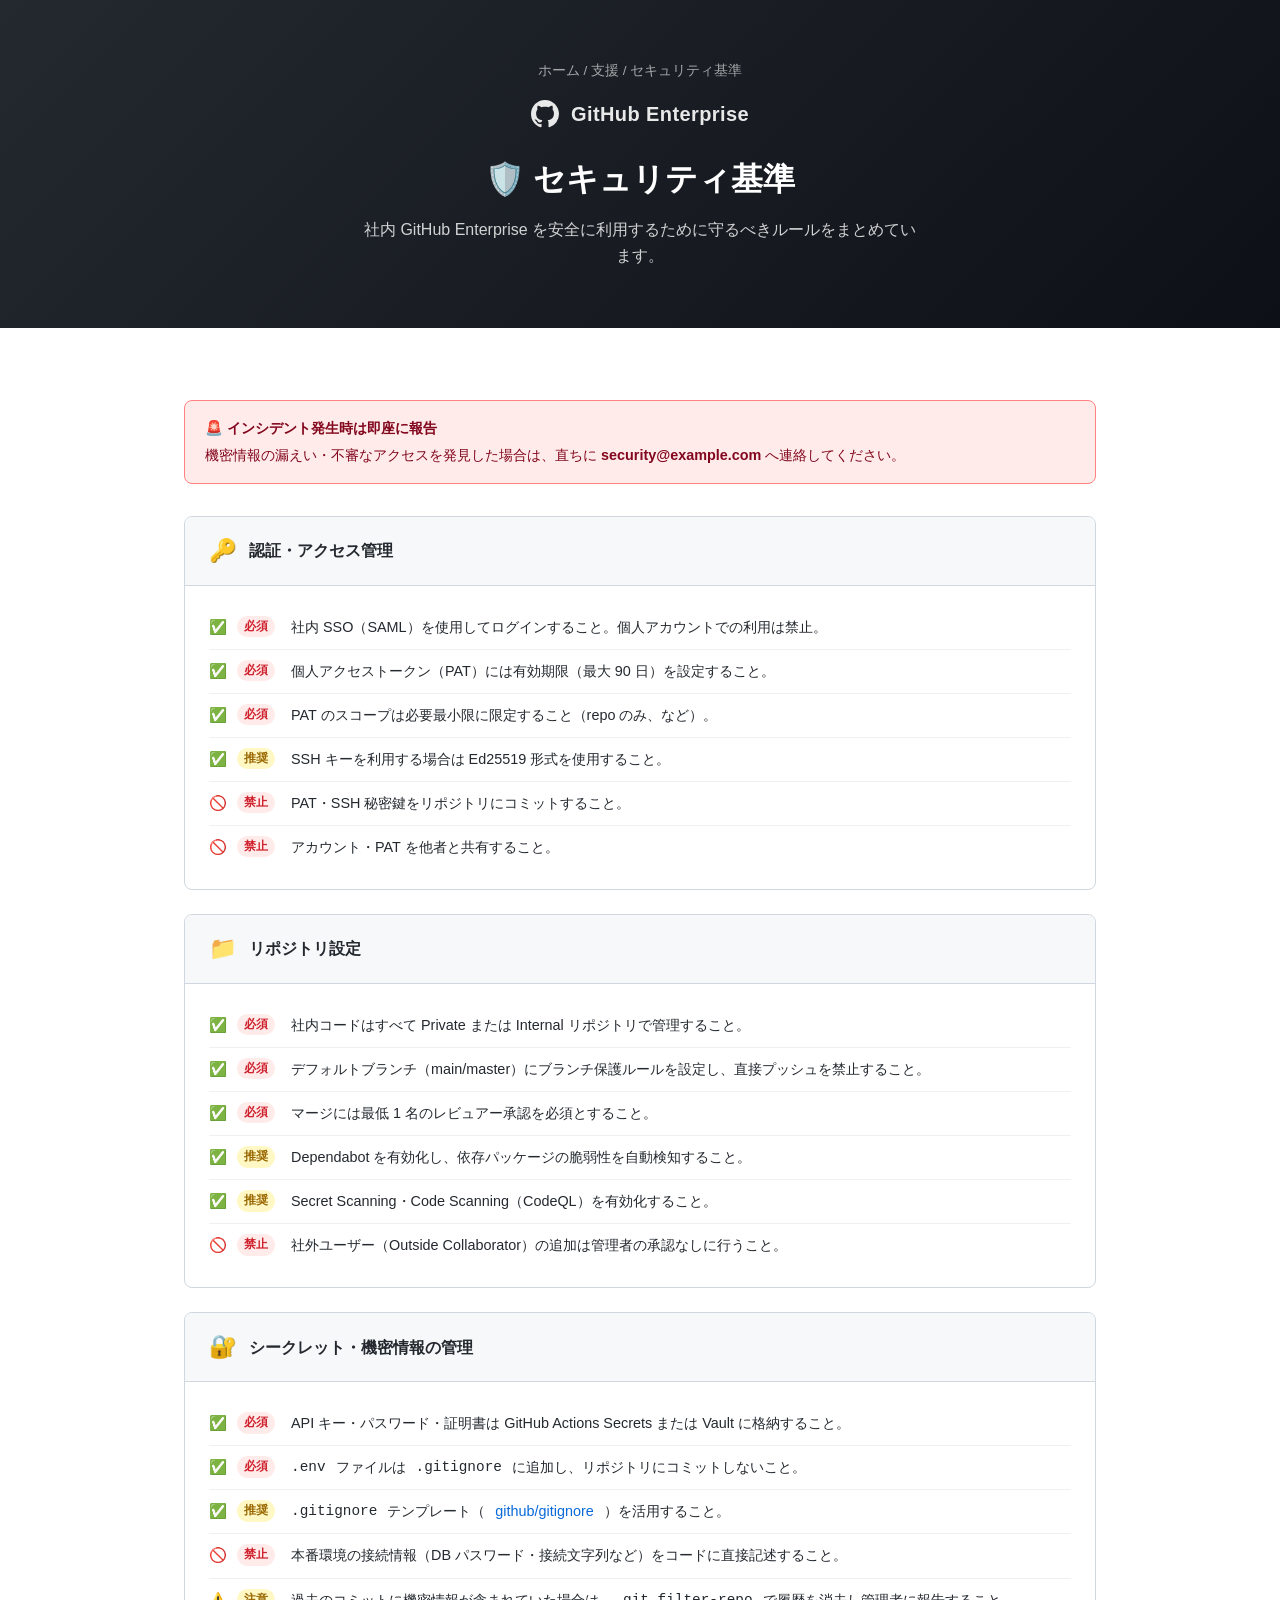
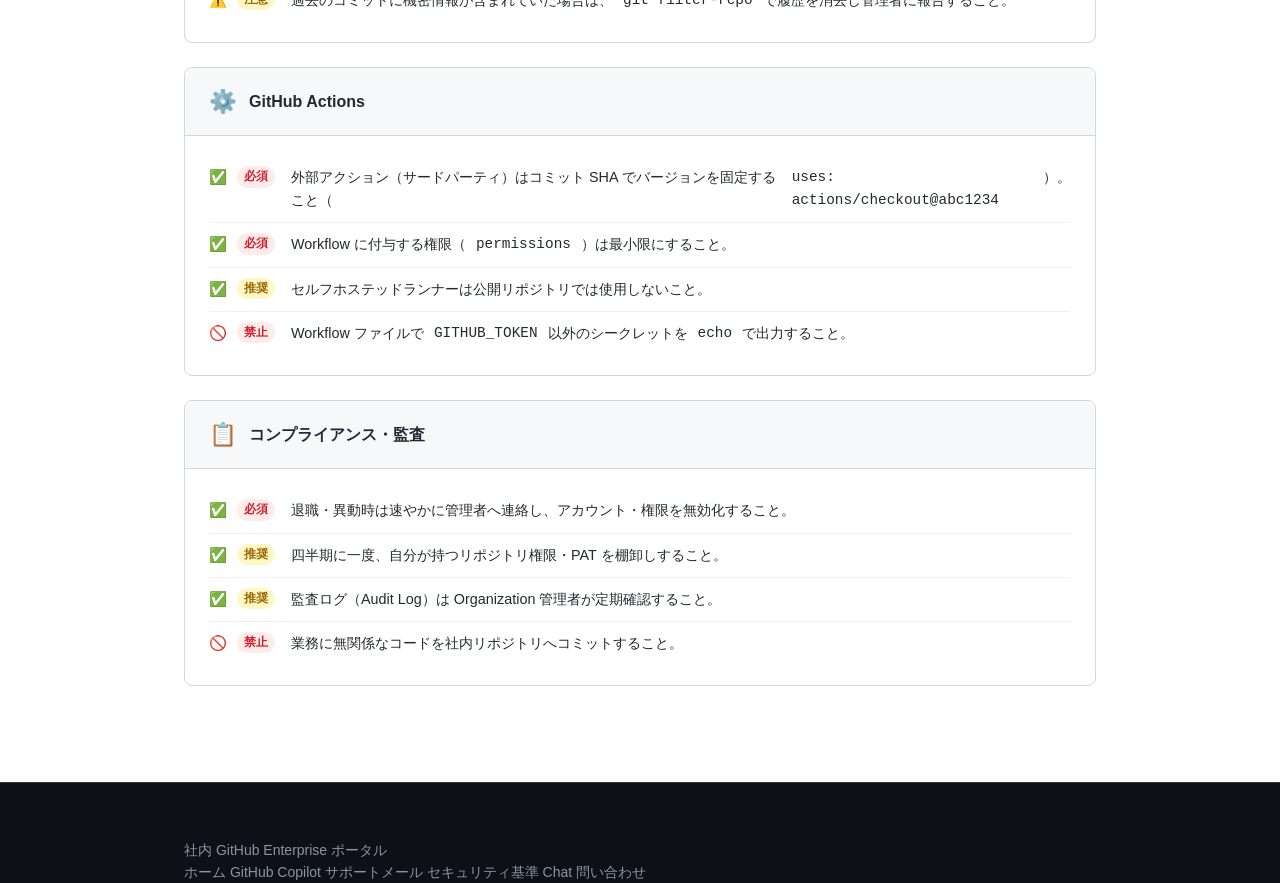
<file: security-standards.html>
<!DOCTYPE html>
<html lang="ja">
<head>
  <meta charset="UTF-8" />
  <meta name="viewport" content="width=device-width, initial-scale=1.0" />
  <title>セキュリティ基準 — GitHub Enterprise ポータル</title>
  <link rel="stylesheet" href="style.css" />
  <style>
    .page-hero {
      background: linear-gradient(135deg, #24292f 0%, #0d1117 100%);
      color: white;
      padding: 60px 24px;
      text-align: center;
    }
    .page-hero .breadcrumb { font-size: 0.85rem; opacity: 0.6; margin-bottom: 16px; }
    .page-hero .breadcrumb a { color: white; }
    .page-hero h1 { font-size: 2rem; font-weight: 700; margin-bottom: 12px; }
    .page-hero p { opacity: 0.8; max-width: 560px; margin: 0 auto; }

    .standard-block {
      background: white;
      border: 1px solid #d0d7de;
      border-radius: 8px;
      overflow: hidden;
      margin-bottom: 24px;
    }
    .standard-block-header {
      background: #f6f8fa;
      border-bottom: 1px solid #d0d7de;
      padding: 16px 24px;
      display: flex;
      align-items: center;
      gap: 12px;
    }
    .standard-block-header .icon { font-size: 1.4rem; }
    .standard-block-header h3 { font-size: 1rem; font-weight: 600; margin: 0; }
    .standard-block-body { padding: 20px 24px; }

    .rule-list { list-style: none; padding: 0; margin: 0; }
    .rule-list li {
      padding: 10px 0;
      border-bottom: 1px solid #f0f0f0;
      font-size: 0.9rem;
      display: flex;
      gap: 10px;
      align-items: flex-start;
    }
    .rule-list li:last-child { border-bottom: none; }
    .rule-list li::before { content: '✅'; flex-shrink: 0; }
    .rule-list li.warn::before { content: '⚠️'; }
    .rule-list li.ban::before { content: '🚫'; }

    .rule-label {
      display: inline-block;
      padding: 1px 7px;
      border-radius: 12px;
      font-size: 0.75rem;
      font-weight: 600;
      margin-right: 6px;
      white-space: nowrap;
    }
    .label-must { background: #ffebe9; color: #cf222e; }
    .label-should { background: #fff8c5; color: #9a6700; }
    .label-ban { background: #ffebe9; color: #cf222e; }

    .alert-box {
      background: #ffebe9;
      border: 1px solid #ff8182;
      border-radius: 8px;
      padding: 16px 20px;
      font-size: 0.9rem;
      color: #82071e;
      margin-bottom: 32px;
    }
    .alert-box > strong { display: block; margin-bottom: 4px; }

    .section-title {
      font-size: 1.25rem;
      font-weight: 700;
      margin: 0 0 20px;
      text-align: left;
    }
  </style>
</head>
<body>

  <div class="page-hero">
    <div class="breadcrumb"><a href="index.html">ホーム</a> / 支援 / セキュリティ基準</div>
    <div class="logo" style="justify-content:center;margin-bottom:24px;">
      <svg height="28" viewBox="0 0 16 16" fill="white"><path d="M8 0C3.58 0 0 3.58 0 8c0 3.54 2.29 6.53 5.47 7.59.4.07.55-.17.55-.38 0-.19-.01-.82-.01-1.49-2.01.37-2.53-.49-2.69-.94-.09-.23-.48-.94-.82-1.13-.28-.15-.68-.52-.01-.53.63-.01 1.08.58 1.23.82.72 1.21 1.87.87 2.33.66.07-.52.28-.87.51-1.07-1.78-.2-3.64-.89-3.64-3.95 0-.87.31-1.59.82-2.15-.08-.2-.36-1.02.08-2.12 0 0 .67-.21 2.2.82.64-.18 1.32-.27 2-.27.68 0 1.36.09 2 .27 1.53-1.04 2.2-.82 2.2-.82.44 1.1.16 1.92.08 2.12.51.56.82 1.27.82 2.15 0 3.07-1.87 3.75-3.65 3.95.29.25.54.73.54 1.48 0 1.07-.01 1.93-.01 2.2 0 .21.15.46.55.38A8.013 8.013 0 0016 8c0-4.42-3.58-8-8-8z"/></svg>
      <span>GitHub Enterprise</span>
    </div>
    <h1>🛡️ セキュリティ基準</h1>
    <p>社内 GitHub Enterprise を安全に利用するために守るべきルールをまとめています。</p>
  </div>

  <section class="section">
    <div class="container">

      <div class="alert-box">
        <strong>🚨 インシデント発生時は即座に報告</strong>
        機密情報の漏えい・不審なアクセスを発見した場合は、直ちに <a href="support-email.html" style="color:#82071e;font-weight:600;">security@example.com</a> へ連絡してください。
      </div>

      <!-- 認証・アクセス管理 -->
      <div class="standard-block">
        <div class="standard-block-header">
          <span class="icon">🔑</span>
          <h3>認証・アクセス管理</h3>
        </div>
        <div class="standard-block-body">
          <ul class="rule-list">
            <li><span class="rule-label label-must">必須</span>社内 SSO（SAML）を使用してログインすること。個人アカウントでの利用は禁止。</li>
            <li><span class="rule-label label-must">必須</span>個人アクセストークン（PAT）には有効期限（最大 90 日）を設定すること。</li>
            <li><span class="rule-label label-must">必須</span>PAT のスコープは必要最小限に限定すること（repo のみ、など）。</li>
            <li><span class="rule-label label-should">推奨</span>SSH キーを利用する場合は Ed25519 形式を使用すること。</li>
            <li class="ban"><span class="rule-label label-ban">禁止</span>PAT・SSH 秘密鍵をリポジトリにコミットすること。</li>
            <li class="ban"><span class="rule-label label-ban">禁止</span>アカウント・PAT を他者と共有すること。</li>
          </ul>
        </div>
      </div>

      <!-- リポジトリ設定 -->
      <div class="standard-block">
        <div class="standard-block-header">
          <span class="icon">📁</span>
          <h3>リポジトリ設定</h3>
        </div>
        <div class="standard-block-body">
          <ul class="rule-list">
            <li><span class="rule-label label-must">必須</span>社内コードはすべて Private または Internal リポジトリで管理すること。</li>
            <li><span class="rule-label label-must">必須</span>デフォルトブランチ（main/master）にブランチ保護ルールを設定し、直接プッシュを禁止すること。</li>
            <li><span class="rule-label label-must">必須</span>マージには最低 1 名のレビュアー承認を必須とすること。</li>
            <li><span class="rule-label label-should">推奨</span>Dependabot を有効化し、依存パッケージの脆弱性を自動検知すること。</li>
            <li><span class="rule-label label-should">推奨</span>Secret Scanning・Code Scanning（CodeQL）を有効化すること。</li>
            <li class="ban"><span class="rule-label label-ban">禁止</span>社外ユーザー（Outside Collaborator）の追加は管理者の承認なしに行うこと。</li>
          </ul>
        </div>
      </div>

      <!-- シークレット管理 -->
      <div class="standard-block">
        <div class="standard-block-header">
          <span class="icon">🔐</span>
          <h3>シークレット・機密情報の管理</h3>
        </div>
        <div class="standard-block-body">
          <ul class="rule-list">
            <li><span class="rule-label label-must">必須</span>API キー・パスワード・証明書は GitHub Actions Secrets または Vault に格納すること。</li>
            <li><span class="rule-label label-must">必須</span><code>.env</code> ファイルは <code>.gitignore</code> に追加し、リポジトリにコミットしないこと。</li>
            <li><span class="rule-label label-should">推奨</span><code>.gitignore</code> テンプレート（<a href="https://github.com/github/gitignore" target="_blank">github/gitignore</a>）を活用すること。</li>
            <li class="ban"><span class="rule-label label-ban">禁止</span>本番環境の接続情報（DB パスワード・接続文字列など）をコードに直接記述すること。</li>
            <li class="warn"><span class="rule-label label-should">注意</span>過去のコミットに機密情報が含まれていた場合は、<code>git filter-repo</code> で履歴を消去し管理者に報告すること。</li>
          </ul>
        </div>
      </div>

      <!-- GitHub Actions -->
      <div class="standard-block">
        <div class="standard-block-header">
          <span class="icon">⚙️</span>
          <h3>GitHub Actions</h3>
        </div>
        <div class="standard-block-body">
          <ul class="rule-list">
            <li><span class="rule-label label-must">必須</span>外部アクション（サードパーティ）はコミット SHA でバージョンを固定すること（<code>uses: actions/checkout@abc1234</code>）。</li>
            <li><span class="rule-label label-must">必須</span>Workflow に付与する権限（<code>permissions</code>）は最小限にすること。</li>
            <li><span class="rule-label label-should">推奨</span>セルフホステッドランナーは公開リポジトリでは使用しないこと。</li>
            <li class="ban"><span class="rule-label label-ban">禁止</span>Workflow ファイルで <code>GITHUB_TOKEN</code> 以外のシークレットを <code>echo</code> で出力すること。</li>
          </ul>
        </div>
      </div>

      <!-- コンプライアンス -->
      <div class="standard-block">
        <div class="standard-block-header">
          <span class="icon">📋</span>
          <h3>コンプライアンス・監査</h3>
        </div>
        <div class="standard-block-body">
          <ul class="rule-list">
            <li><span class="rule-label label-must">必須</span>退職・異動時は速やかに管理者へ連絡し、アカウント・権限を無効化すること。</li>
            <li><span class="rule-label label-should">推奨</span>四半期に一度、自分が持つリポジトリ権限・PAT を棚卸しすること。</li>
            <li><span class="rule-label label-should">推奨</span>監査ログ（Audit Log）は Organization 管理者が定期確認すること。</li>
            <li class="ban"><span class="rule-label label-ban">禁止</span>業務に無関係なコードを社内リポジトリへコミットすること。</li>
          </ul>
        </div>
      </div>

    </div>
  </section>

  <footer class="footer">
    <div class="container">
      <p>社内 GitHub Enterprise ポータル</p>
      <p class="footer-links">
        <a href="index.html">ホーム</a>
        <a href="github-copilot.html">GitHub Copilot</a>
        <a href="support-email.html">サポートメール</a>
        <a href="security-standards.html">セキュリティ基準</a>
        <a href="chat-support.html">Chat 問い合わせ</a>
      </p>
    </div>
  </footer>

</body>
</html>
</file>
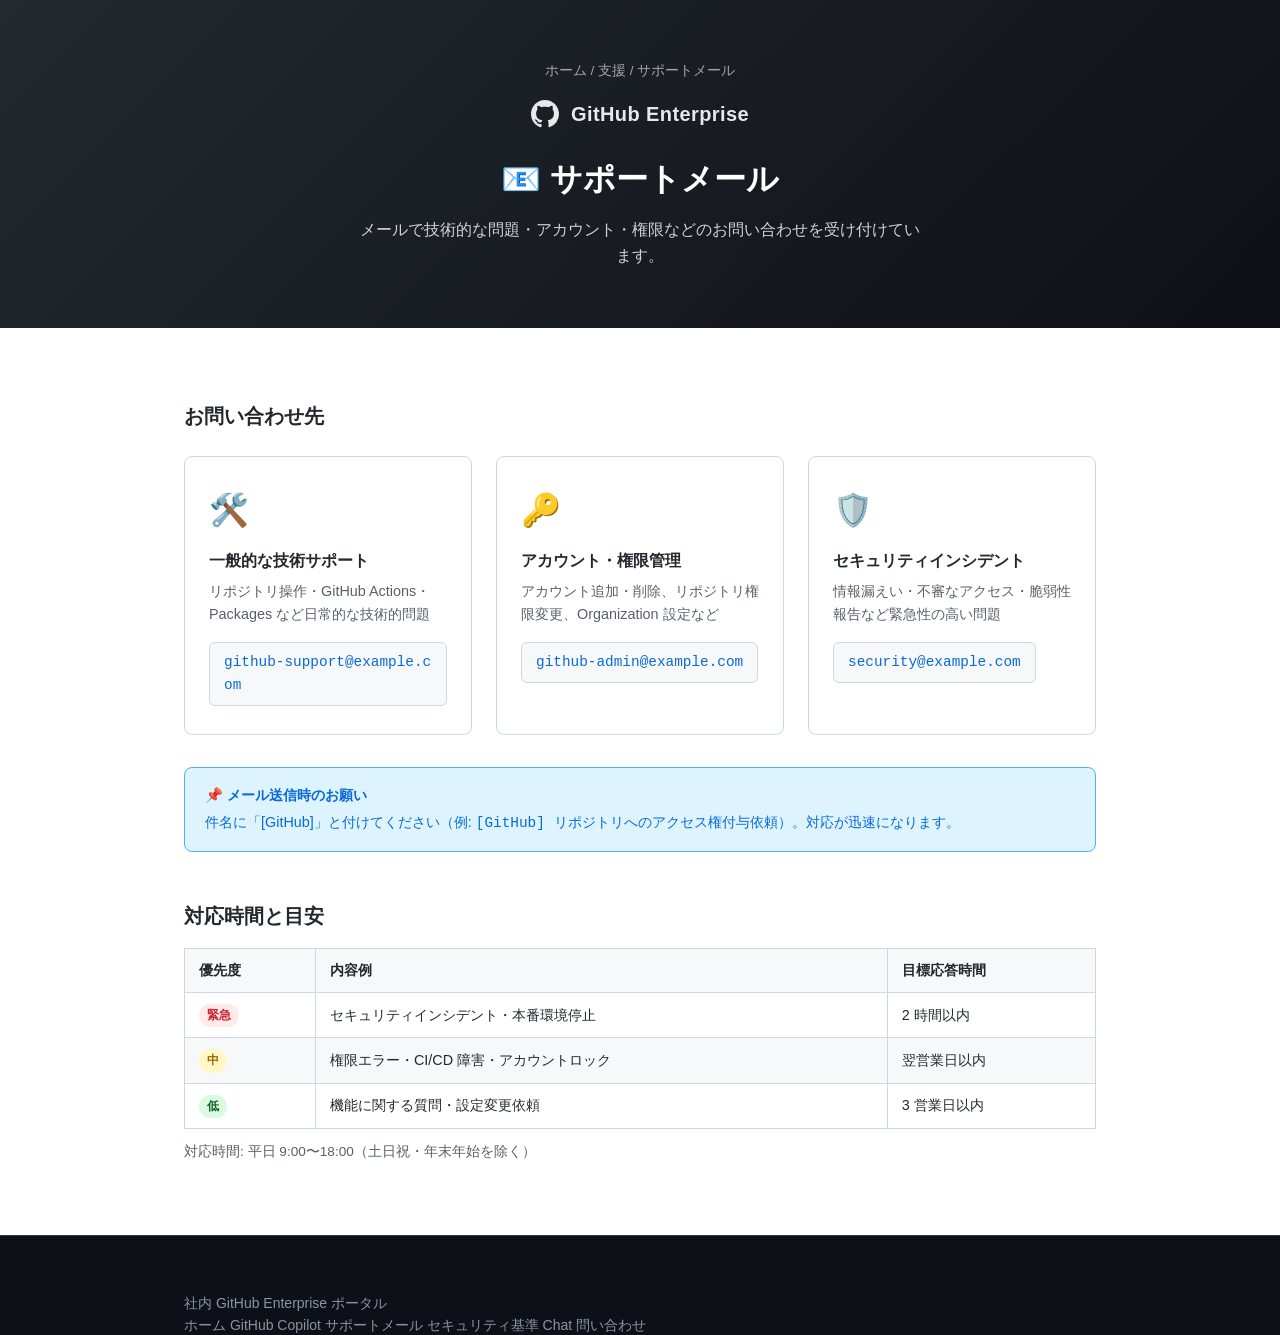
<file: support-email.html>
<!DOCTYPE html>
<html lang="ja">
<head>
  <meta charset="UTF-8" />
  <meta name="viewport" content="width=device-width, initial-scale=1.0" />
  <title>サポートメール — GitHub Enterprise ポータル</title>
  <link rel="stylesheet" href="style.css" />
  <style>
    .page-hero {
      background: linear-gradient(135deg, #24292f 0%, #0d1117 100%);
      color: white;
      padding: 60px 24px;
      text-align: center;
    }
    .page-hero .breadcrumb {
      font-size: 0.85rem;
      opacity: 0.6;
      margin-bottom: 16px;
    }
    .page-hero .breadcrumb a { color: white; }
    .page-hero h1 { font-size: 2rem; font-weight: 700; margin-bottom: 12px; }
    .page-hero p { opacity: 0.8; max-width: 560px; margin: 0 auto; }

    .contact-grid {
      display: grid;
      grid-template-columns: repeat(auto-fit, minmax(280px, 1fr));
      gap: 24px;
      margin-top: 8px;
    }
    .contact-card {
      background: white;
      border: 1px solid #d0d7de;
      border-radius: 8px;
      padding: 28px 24px;
    }
    .contact-card .icon { font-size: 2rem; margin-bottom: 12px; }
    .contact-card h3 { font-size: 1rem; font-weight: 600; margin-bottom: 6px; }
    .contact-card p { font-size: 0.9rem; color: #57606a; margin-bottom: 16px; }
    .contact-card .email-address {
      display: inline-block;
      background: #f6f8fa;
      border: 1px solid #d0d7de;
      border-radius: 6px;
      padding: 8px 14px;
      font-family: monospace;
      font-size: 0.9rem;
      color: #0969da;
      word-break: break-all;
    }

    .info-box {
      background: #ddf4ff;
      border: 1px solid #54aeff;
      border-radius: 8px;
      padding: 16px 20px;
      font-size: 0.9rem;
      color: #0969da;
      margin-top: 32px;
    }
    .info-box strong { display: block; margin-bottom: 4px; }

    .response-table {
      width: 100%;
      border-collapse: collapse;
      font-size: 0.9rem;
      margin-top: 16px;
    }
    .response-table th, .response-table td {
      text-align: left;
      padding: 10px 14px;
      border: 1px solid #d0d7de;
    }
    .response-table th { background: #f6f8fa; font-weight: 600; }
    .response-table tr:nth-child(even) td { background: #f6f8fa; }

    .badge {
      display: inline-block;
      padding: 2px 8px;
      border-radius: 12px;
      font-size: 0.75rem;
      font-weight: 600;
    }
    .badge-high { background: #ffebe9; color: #cf222e; }
    .badge-mid  { background: #fff8c5; color: #9a6700; }
    .badge-low  { background: #dafbe1; color: #116329; }
  </style>
</head>
<body>

  <div class="page-hero">
    <div class="breadcrumb"><a href="index.html">ホーム</a> / 支援 / サポートメール</div>
    <div class="logo" style="justify-content:center;margin-bottom:24px;">
      <svg height="28" viewBox="0 0 16 16" fill="white"><path d="M8 0C3.58 0 0 3.58 0 8c0 3.54 2.29 6.53 5.47 7.59.4.07.55-.17.55-.38 0-.19-.01-.82-.01-1.49-2.01.37-2.53-.49-2.69-.94-.09-.23-.48-.94-.82-1.13-.28-.15-.68-.52-.01-.53.63-.01 1.08.58 1.23.82.72 1.21 1.87.87 2.33.66.07-.52.28-.87.51-1.07-1.78-.2-3.64-.89-3.64-3.95 0-.87.31-1.59.82-2.15-.08-.2-.36-1.02.08-2.12 0 0 .67-.21 2.2.82.64-.18 1.32-.27 2-.27.68 0 1.36.09 2 .27 1.53-1.04 2.2-.82 2.2-.82.44 1.1.16 1.92.08 2.12.51.56.82 1.27.82 2.15 0 3.07-1.87 3.75-3.65 3.95.29.25.54.73.54 1.48 0 1.07-.01 1.93-.01 2.2 0 .21.15.46.55.38A8.013 8.013 0 0016 8c0-4.42-3.58-8-8-8z"/></svg>
      <span>GitHub Enterprise</span>
    </div>
    <h1>📧 サポートメール</h1>
    <p>メールで技術的な問題・アカウント・権限などのお問い合わせを受け付けています。</p>
  </div>

  <section class="section">
    <div class="container">

      <h2 style="text-align:left;font-size:1.25rem;margin-bottom:24px;">お問い合わせ先</h2>
      <div class="contact-grid">
        <div class="contact-card">
          <div class="icon">🛠️</div>
          <h3>一般的な技術サポート</h3>
          <p>リポジトリ操作・GitHub Actions・Packages など日常的な技術的問題</p>
          <span class="email-address">github-support@example.com</span>
        </div>
        <div class="contact-card">
          <div class="icon">🔑</div>
          <h3>アカウント・権限管理</h3>
          <p>アカウント追加・削除、リポジトリ権限変更、Organization 設定など</p>
          <span class="email-address">github-admin@example.com</span>
        </div>
        <div class="contact-card">
          <div class="icon">🛡️</div>
          <h3>セキュリティインシデント</h3>
          <p>情報漏えい・不審なアクセス・脆弱性報告など緊急性の高い問題</p>
          <span class="email-address">security@example.com</span>
        </div>
      </div>

      <div class="info-box" style="margin-top:32px;">
        <strong>📌 メール送信時のお願い</strong>
        件名に「[GitHub]」と付けてください（例: <code>[GitHub] リポジトリへのアクセス権付与依頼</code>）。対応が迅速になります。
      </div>

      <h2 style="text-align:left;font-size:1.25rem;margin-top:48px;margin-bottom:16px;">対応時間と目安</h2>
      <table class="response-table">
        <thead>
          <tr><th>優先度</th><th>内容例</th><th>目標応答時間</th></tr>
        </thead>
        <tbody>
          <tr>
            <td><span class="badge badge-high">緊急</span></td>
            <td>セキュリティインシデント・本番環境停止</td>
            <td>2 時間以内</td>
          </tr>
          <tr>
            <td><span class="badge badge-mid">中</span></td>
            <td>権限エラー・CI/CD 障害・アカウントロック</td>
            <td>翌営業日以内</td>
          </tr>
          <tr>
            <td><span class="badge badge-low">低</span></td>
            <td>機能に関する質問・設定変更依頼</td>
            <td>3 営業日以内</td>
          </tr>
        </tbody>
      </table>
      <p style="font-size:0.85rem;color:#57606a;margin-top:12px;">対応時間: 平日 9:00〜18:00（土日祝・年末年始を除く）</p>

    </div>
  </section>

  <footer class="footer">
    <div class="container">
      <p>社内 GitHub Enterprise ポータル</p>
      <p class="footer-links">
        <a href="index.html">ホーム</a>
        <a href="github-copilot.html">GitHub Copilot</a>
        <a href="support-email.html">サポートメール</a>
        <a href="security-standards.html">セキュリティ基準</a>
        <a href="chat-support.html">Chat 問い合わせ</a>
      </p>
    </div>
  </footer>

</body>
</html>
</file>
<file: style.css>
/* ===== Reset & Base ===== */
*, *::before, *::after { box-sizing: border-box; margin: 0; padding: 0; }

body {
  font-family: -apple-system, BlinkMacSystemFont, "Segoe UI", Helvetica, Arial, sans-serif;
  color: #24292f;
  line-height: 1.6;
  background: #fff;
}

a { color: #0969da; text-decoration: none; }
a:hover { text-decoration: underline; }

.container {
  max-width: 960px;
  margin: 0 auto;
  padding: 0 24px;
}

/* ===== Hero ===== */
.hero {
  background: linear-gradient(135deg, #24292f 0%, #0d1117 60%, #161b22 100%);
  color: white;
  padding: 80px 24px 100px;
  text-align: center;
}

.hero-inner {
  max-width: 720px;
  margin: 0 auto;
}

.logo {
  display: flex;
  align-items: center;
  justify-content: center;
  gap: 12px;
  margin-bottom: 40px;
  font-size: 1.25rem;
  font-weight: 600;
  letter-spacing: 0.02em;
  opacity: 0.9;
}

.hero h1 {
  font-size: clamp(2rem, 5vw, 3rem);
  font-weight: 700;
  line-height: 1.25;
  margin-bottom: 20px;
}

.hero-sub {
  font-size: 1.1rem;
  opacity: 0.8;
  margin-bottom: 36px;
  max-width: 560px;
  margin-left: auto;
  margin-right: auto;
}

.btn-primary {
  display: inline-block;
  background: #2da44e;
  color: white;
  padding: 14px 32px;
  border-radius: 6px;
  font-size: 1rem;
  font-weight: 600;
  transition: background 0.15s;
}
.btn-primary:hover {
  background: #2c974b;
  text-decoration: none;
}

/* ===== Sections ===== */
.section { padding: 72px 0; }
.alt-bg { background: #f6f8fa; }

.section h2 {
  font-size: 1.75rem;
  font-weight: 700;
  margin-bottom: 36px;
  text-align: center;
}

/* ===== About Cards ===== */
.about p {
  text-align: center;
  font-size: 1.05rem;
  color: #57606a;
  max-width: 720px;
  margin: 0 auto 48px;
}

.cards {
  display: grid;
  grid-template-columns: repeat(auto-fit, minmax(200px, 1fr));
  gap: 24px;
}

.card {
  background: white;
  border: 1px solid #d0d7de;
  border-radius: 8px;
  padding: 28px 24px;
  transition: box-shadow 0.15s;
}
.card:hover { box-shadow: 0 4px 16px rgba(0,0,0,0.08); }

.card-icon { font-size: 2rem; margin-bottom: 12px; }

.card h3 {
  font-size: 1rem;
  font-weight: 600;
  margin-bottom: 8px;
  color: #24292f;
}

.card p { font-size: 0.9rem; color: #57606a; }

/* ===== Feature List ===== */
.feature-list {
  display: flex;
  flex-direction: column;
  gap: 32px;
}

.feature-item {
  display: flex;
  gap: 20px;
  background: white;
  border: 1px solid #d0d7de;
  border-radius: 8px;
  padding: 24px;
}

.feature-icon { font-size: 1.75rem; flex-shrink: 0; }

.feature-body h3 {
  font-size: 1rem;
  font-weight: 600;
  margin-bottom: 6px;
}

.feature-body p { font-size: 0.9rem; color: #57606a; }

/* ===== Steps ===== */
.steps {
  display: flex;
  flex-direction: column;
  gap: 0;
  position: relative;
}

.steps::before {
  content: '';
  position: absolute;
  left: 23px;
  top: 24px;
  bottom: 24px;
  width: 2px;
  background: #d0d7de;
}

.step {
  display: flex;
  gap: 20px;
  padding: 0 0 36px;
  position: relative;
}

.step:last-child { padding-bottom: 0; }

.step-num {
  width: 48px;
  height: 48px;
  border-radius: 50%;
  background: #0969da;
  color: white;
  font-weight: 700;
  font-size: 1.1rem;
  display: flex;
  align-items: center;
  justify-content: center;
  flex-shrink: 0;
  position: relative;
  z-index: 1;
}

.step-body h3 {
  font-size: 1rem;
  font-weight: 600;
  margin-bottom: 6px;
  margin-top: 12px;
}

.step-body p { font-size: 0.9rem; color: #57606a; }

/* ===== FAQ ===== */
.faq-list {
  display: flex;
  flex-direction: column;
  gap: 12px;
  max-width: 760px;
  margin: 0 auto;
}

.faq-item {
  background: white;
  border: 1px solid #d0d7de;
  border-radius: 8px;
  overflow: hidden;
}

.faq-item summary {
  padding: 16px 20px;
  font-weight: 600;
  cursor: pointer;
  list-style: none;
  display: flex;
  align-items: center;
  gap: 8px;
}

.faq-item summary::before {
  content: '▶';
  font-size: 0.7rem;
  color: #57606a;
  transition: transform 0.2s;
  flex-shrink: 0;
}

.faq-item[open] summary::before { transform: rotate(90deg); }

.faq-item p {
  padding: 0 20px 16px;
  font-size: 0.9rem;
  color: #57606a;
  border-top: 1px solid #f0f0f0;
  padding-top: 12px;
}

/* ===== Footer ===== */
.footer {
  background: #0d1117;
  color: #8b949e;
  padding: 56px 24px 0;
  font-size: 0.875rem;
  border-top: 1px solid #30363d;
}

.footer-nav {
  display: grid;
  grid-template-columns: 2fr 1fr 1fr 1fr;
  gap: 40px;
  padding-bottom: 48px;
  border-bottom: 1px solid #30363d;
}

.footer-logo {
  display: flex;
  align-items: center;
  gap: 10px;
  font-size: 1rem;
  font-weight: 600;
  color: white;
  margin-bottom: 14px;
}

.footer-tagline {
  font-size: 0.85rem;
  line-height: 1.7;
  color: #8b949e;
}

.footer-col h4 {
  color: white;
  font-size: 0.8rem;
  font-weight: 600;
  text-transform: uppercase;
  letter-spacing: 0.06em;
  margin-bottom: 14px;
}

.footer-col ul {
  list-style: none;
  padding: 0;
  margin: 0;
  display: flex;
  flex-direction: column;
  gap: 10px;
}

.footer-col ul li a {
  color: #8b949e;
  font-size: 0.875rem;
  transition: color 0.15s;
}

.footer-col ul li a:hover { color: white; text-decoration: none; }

.footer-bottom {
  padding: 24px 0 32px;
  text-align: center;
}

.footer-copyright {
  color: #6e7681;
  font-size: 0.8rem;
  line-height: 1.8;
  margin-bottom: 10px;
}

.footer-note {
  color: #484f58;
  font-size: 0.75rem;
}

.footer a { color: #8b949e; }
.footer a:hover { color: white; }

@media (max-width: 700px) {
  .footer-nav {
    grid-template-columns: 1fr 1fr;
    gap: 28px;
  }
  .footer-col:first-child {
    grid-column: 1 / -1;
  }
}

/* ===== Responsive ===== */
@media (max-width: 600px) {
  .hero { padding: 60px 16px 80px; }
  .section { padding: 48px 0; }
  .cards { grid-template-columns: 1fr; }
  .feature-item { flex-direction: column; gap: 12px; }
  .steps::before { display: none; }
}
</file>
